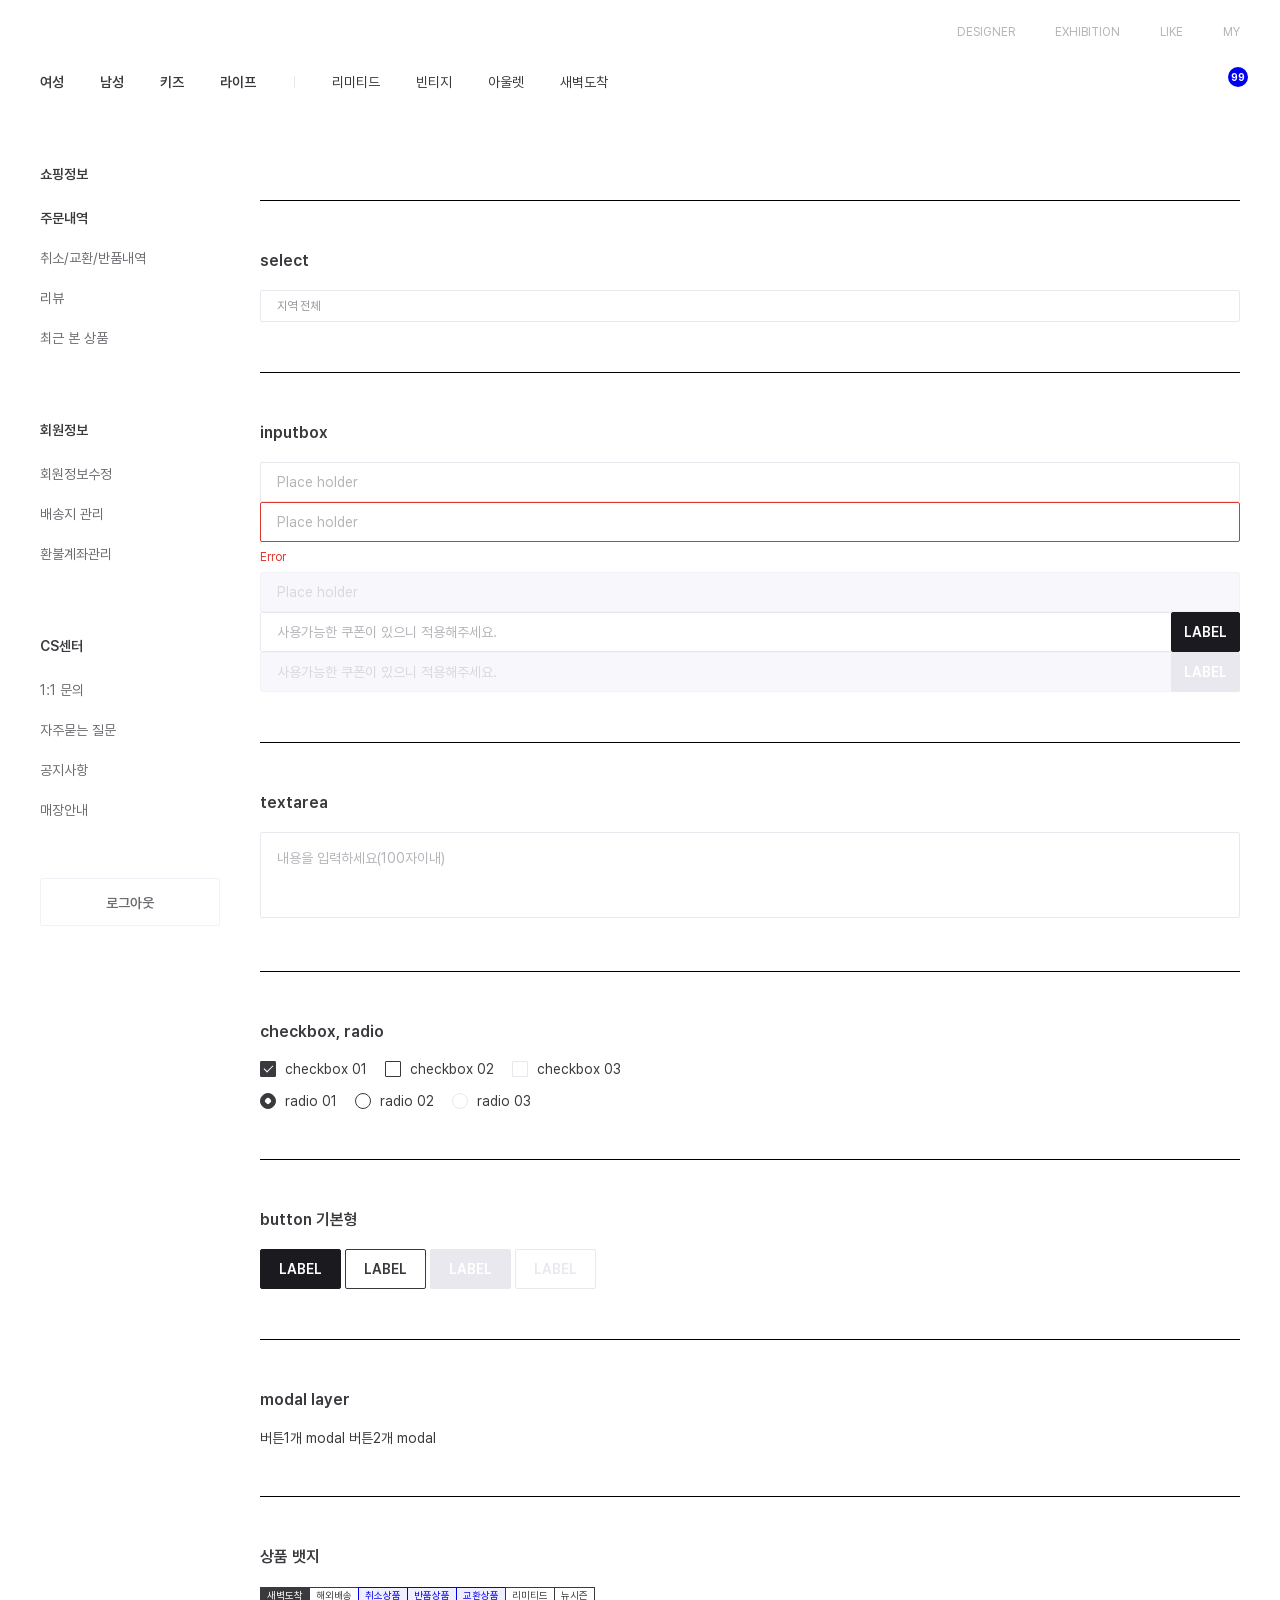
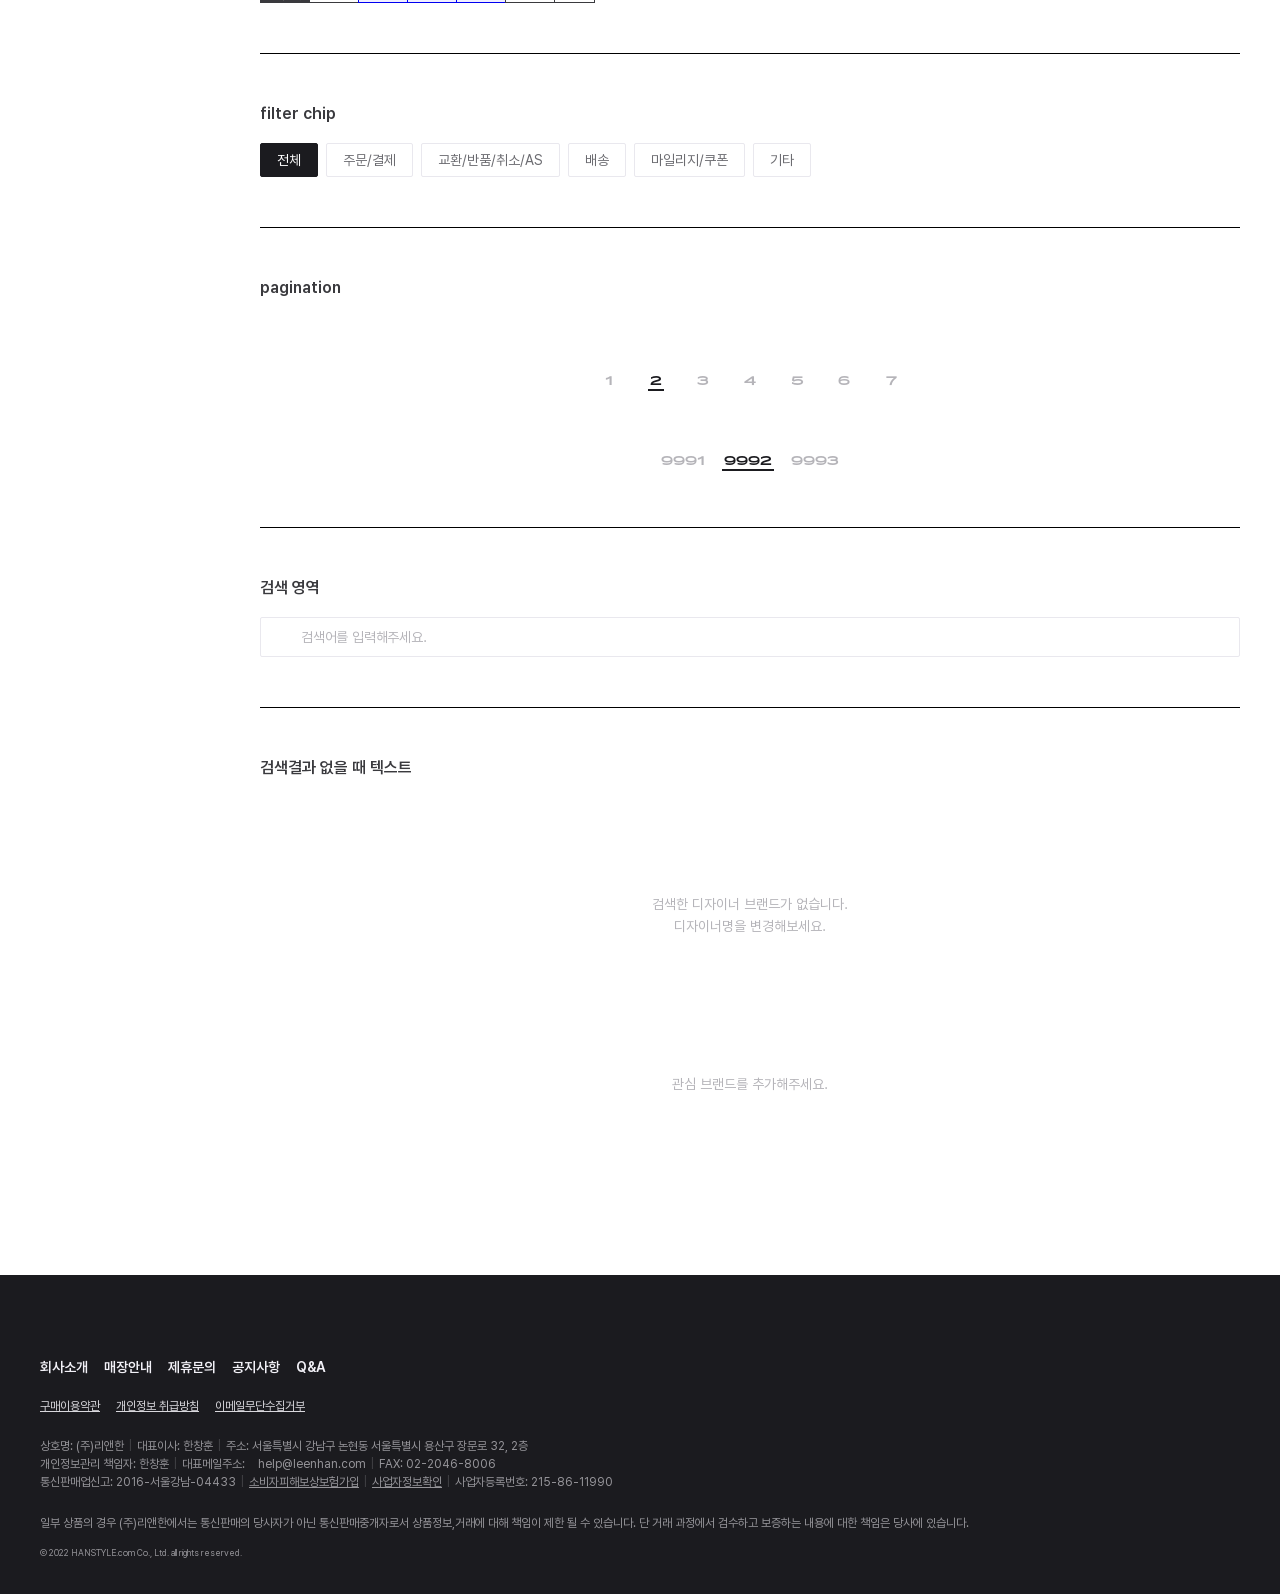
<file: next/layout/index.html>
<!DOCTYPE html>
<html lang="ko">
<head>
    <meta charset="utf-8" />
	<meta http-equiv="X-UA-Compatible" content="IE=Edge">
	<meta name="author" content="한스타일, 리앤한, HANSTYLE">
	<meta name="Title" content=" HANSTYLE.com, 한스타일 해외 브랜드 온라인 편집몰">
	<meta name="description" content="HANSTYLE.com, 한스타일 해외 브랜드 온라인 편집몰">
	<meta property="og:type" content="website">
	<meta property="og:title" content="HANSTYLE.com, 한스타일 해외 브랜드 온라인 편집몰">
	<meta property="og:image" content="https://img.ihanstyle.com/images/hsweb/common/kakaotalk_thum2.png">
	<meta property="og:url" content=" https://shop.ihanstyle.com">
	<meta property="og:description" content="럭셔리 해외 브랜드 온라인 편집몰">
	<meta property="og:locale" content="ko_KR">
	<meta property="og:site_name" content="한스타일 | HANSTYLE.com">
	<meta name="viewport" content="width=device-width,initial-scale=1.0,minimum-scale=1.0,maximum-scale=1.0,user-scalable=no">
	<link rel="shortcut icon" href="//img.ihanstyle.com/images/hsmob/hsmob_favicon.ico">
	<link rel="stylesheet" type="text/css" href="../css/scss/main.css?cVer=20221209">
	<style>
		h2.sample{padding:50px 0 20px; font-weight:600; font-size:16px; border-top:1px solid #000; margin-top:50px;}
		h2.sample02{padding:20px; font-weight:600; font-size:16px; border-bottom:1px solid #ddd}
	</style>
</head>

<div class="app-wrapper">
	<!-- 상단 공통 영역 -->
	<section include-html="../layout/header.html"></section>

	<section class="contents">
		<!-- 사이드바 -->
		<section include-html="../layout/snb.html"></section>
		
		<section class="content-area">
			<!-- 공통요소 모음 -->
			<h2 class="sample">select</h2>
			<div class="custom-select">
				<div class="selected">
					<div class="selected-value">지역 전체</div>
					<div class="arrow"></div>
				</div>
				
				<div class="sheet">
					<div class="lycontents">
						<div class="dim"></div>
						<div class="controls">
							<div class="draggable-area" style="">
							<div class="draggable-thumb"></div>
							</div>
						</div>
						<h4 class="btm-tit">정렬 선택</h4>
						<ul>
							<li class="option active">지역전체</li>
							<li class="option">부산광역시</li>
							<li class="option">서울특별시</li>
							<li class="option">대구광역시</li>
							<li class="option">충청남도 천안시</li>
						</ul>
					</div>
				</div>
			</div>

			<h2 class="sample">inputbox</h2>
			<input type="text" class="txt" placeholder="Place holder" />
			<input type="text" class="txt wrong" placeholder="Place holder" />
			<p class="error-msg">Error</p>
			<input type="text" class="txt" placeholder="Place holder" disabled/>
			<label class="btn-type"><input type="text" class="txt" placeholder="사용가능한 쿠폰이 있으니 적용해주세요." /><button class="btn">LABEL</button></label>
			<label class="btn-type"><input type="text" class="txt" placeholder="사용가능한 쿠폰이 있으니 적용해주세요." disabled/><button class="btn" disabled>LABEL</button></label>

			<h2 class="sample">textarea</h2>
			<textarea class="txt scroll-bk" placeholder="내용을 입력하세요(100자이내)"></textarea>

			<h2 class="sample">checkbox, radio</h2>
			<label class="inp">checkbox 01
				<input type="checkbox" checked="checked">
				<span class="checkmark"></span>
			</label>
			<label class="inp">checkbox 02
				<input type="checkbox" />
				<span class="checkmark"></span>
			</label>
			<label class="inp">checkbox 03
				<input type="checkbox" disabled />
				<span class="checkmark"></span>
			</label>
			<br /><br />
			<label class="inp">radio 01
				<input type="radio" checked="checked" name="radio">
				<span class="checkmark radio"></span>
			</label>
			<label class="inp">radio 02
				<input type="radio" name="radio">
				<span class="checkmark radio"></span>
			</label>
			<label class="inp">radio 03
				<input type="radio" name="radio" disabled>
				<span class="checkmark radio"></span>
			</label>

			<h2 class="sample">button 기본형</h2>
			<button type="button" class="btn">LABEL</button>
			<button type="button" class="btn btn-white">LABEL</button>
			<button type="button" class="btn" disabled>LABEL</button>
			<button type="button" class="btn btn-white" disabled>LABEL</button>

			<h2 class="sample">modal layer</h2>
			<button class="open-modal" href="#myModal1">버튼1개 modal</button>
			<div id="myModal1" class="modal-layer">
				<div class="modal-content">
					<h2>타이틀</h2>
					<button class="btn-close close-modal">닫기</button>
					<div class="modal-body">
						<p>Lorem ipsum dolor sit amet consectetur adipisicing elit. Provident est qui hic non quas eos et praesentium fuga recusandae doloremque adipisci perferendis temporibus totam reiciendis maiores aspernatur nulla, suscipit veritatis!</p>
					</div>
					<div class="modal-footer">
						<button type="button" class="btn close-modal">LABEL</button>
					</div>
				</div>
			</div>

			<button class="open-modal" href="#myModal2">버튼2개 modal</button>
			<div id="myModal2" class="modal-layer">
				<div class="modal-content">
					<h2>타이틀</h2>
					<button class="btn-close close-modal">닫기</button>
					<div class="modal-body">
						<p>Lorem ipsum dolor sit amet consectetur adipisicing elit. Provident est qui hic non quas eos et praesentium fuga recusandae doloremque adipisci perferendis temporibus totam reiciendis maiores aspernatur nulla, suscipit veritatis!</p>
					</div>
					<div class="modal-footer">
						<button type="button" class="btn btn-white">LABEL</button>
						<button type="button" class="btn close-modal">LABEL</button>
					</div>
				</div>
			</div>

			<h2 class="sample">상품 뱃지</h2>
			<span class="badge bk">새벽도착</span><span class="badge">해외배송</span><span class="badge blue">취소상품</span><span class="badge blue">반품상품</span><span class="badge blue">교환상품</span><span class="badge">리미티드</span><span class="badge">뉴시즌</span>

			<h2 class="sample">filter chip</h2>
			<ul class="filter-chip">
				<li class="active"><a href="javascript:;">전체</a></li>
				<li><a href="javascript:;">주문/결제</a></li>
				<li><a href="javascript:;">교환/반품/취소/AS</a></li>
				<li><a href="javascript:;">배송</a></li>
				<li><a href="javascript:;">마일리지/쿠폰</a></li>
				<li><a href="javascript:;">기타</a></li>
			</ul>

			<h2 class="sample">pagination</h2>
			<ul class="pagination">
				<li class="first"><a href="javascript:;">처음으로</a></li>
				<li class="prev"><a href="javascript:;">이전</a></li>
				<li><a href="javascript:;">1</a></li>
				<li class="active"><a href="javascript:;">2</a></li>
				<li><a href="javascript:;">3</a></li>
				<li><a href="javascript:;">4</a></li>
				<li><a href="javascript:;">5</a></li>
				<li><a href="javascript:;">6</a></li>
				<li><a href="javascript:;">7</a></li>
				<li class="next"><a href="javascript:;">다음</a></li>
				<li class="last"><a href="javascript:;">마지막</a></li>
			</ul>
			<ul class="pagination">
				<li class="first disable"><a href="javascript:;">처음으로</a></li>
				<li class="prev disable"><a href="javascript:;">이전</a></li>
				<li><a href="javascript:;">9991</a></li>
				<li class="active"><a href="javascript:;">9992</a></li>
				<li><a href="javascript:;">9993</a></li>
				<li class="next disable"><a href="javascript:;">다음</a></li>
				<li class="last disable"><a href="javascript:;">마지막</a></li>
			</ul>

			<h2 class="sample">검색 영역</h2>
			<!-- 검색 영역 -->
			<div class="search-input">
				<label for="SEARCHID">돋보기 아이콘</label>
				<input type="text" id="SEARCHID" class="ipt-srch" placeholder="검색어를 입력해주세요.">
				<button type="button" class="btn-del" onclick="">X</button>
			</div>

			<h2 class="sample">검색결과 없을 때 텍스트</h2>
			<!-- 검색결과 없을 때 노출 -->
			<div class="result-none">
				<p class="tx_msg">검색한 디자이너 브랜드가 없습니다.<br>디자이너명을 변경해보세요.</p>
			</div>
			<!-- 관심브랜드 없을 때 노출 -->
			<div class="result-none brand-none">
				<p class="tx_msg">관심 브랜드를 추가해주세요.</p>
			</div>
		</section>
	</section>

	<nav class="service-gnb-btm show">
		<ul>
			<li class="active"><a href="javascript:;" onclick="catego()" class="btm-cate">CATEGORY</a></li><!-- 페이지 활성화 시 active -->
			<li><a href="javascript:;" class="btm-designer">DESIGNER</a></li>
			<li><a href="javascript:;" class="btm-home">HOME</a></li>
			<li><a href="javascript:;" class="btm-like">LIKE</a></li>
			<li><a href="javascript:;" class="btm-my">MY</a></li>
		</ul>
	</nav>

	<!-- 하단 공통 영역 -->
	<section include-html="../layout/footer.html"></section>
</div>

<!-- 마크업 확인용 -->
<script type="text/javascript" src="../js/includeHTML.js"></script>
<script type="text/javascript" src="../js/common.js"></script>
<script>
	includeHTML();
</script>
</body>
</html>
</file>
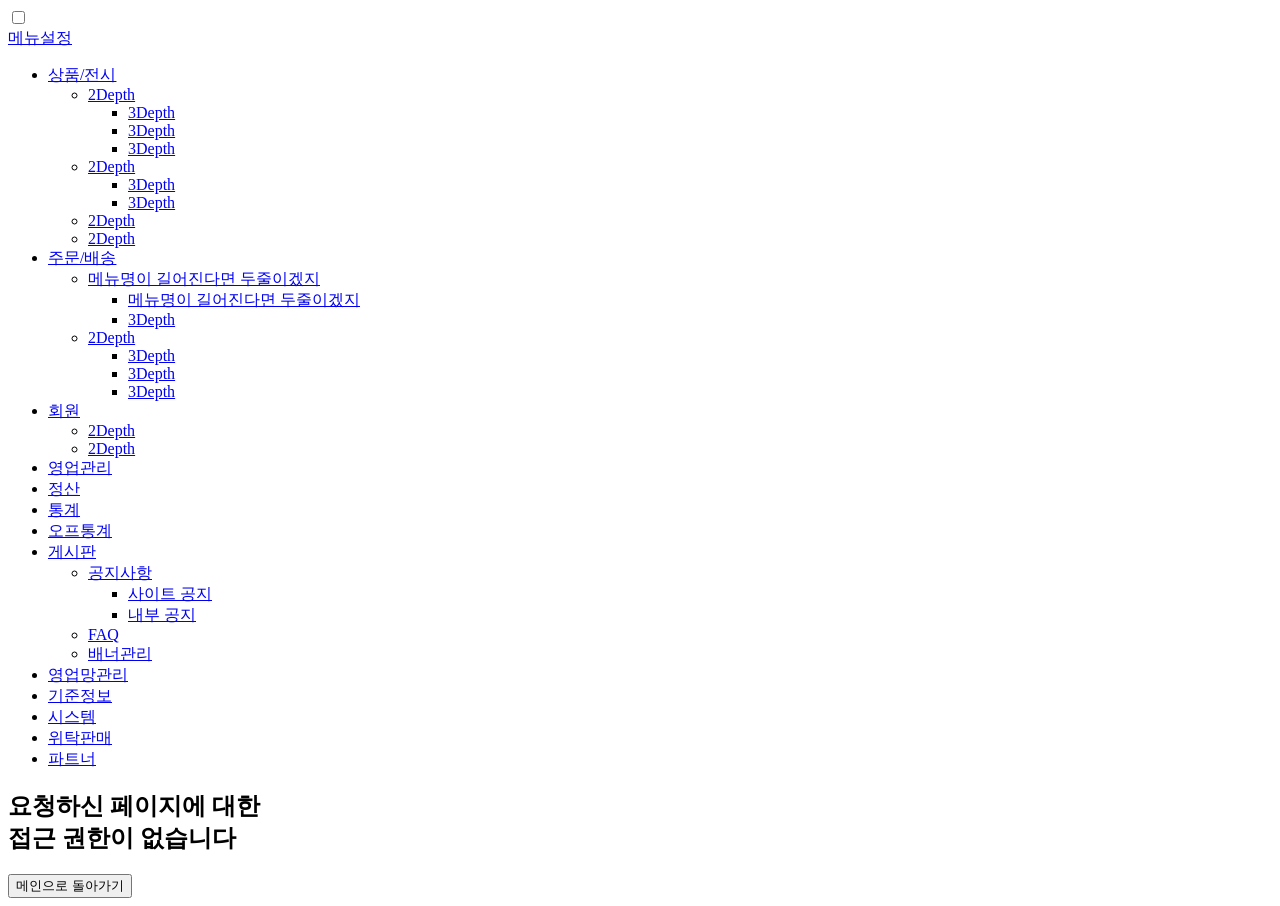
<file: admin/etc/error401.html>
<!DOCTYPE html>
<html lang="ko">
<head>
	<meta charset="utf-8" />
	<meta http-equiv="X-UA-Compatible" content="IE=Edge">
	<meta name="author" content="한스타일, 리앤한, HANSTYLE">
	<meta name="Title" content=" HANSTYLE.com, 한스타일 해외 브랜드 온라인 편집몰">
	<meta name="description" content="HANSTYLE.com, 한스타일 해외 브랜드 온라인 편집몰">
	<meta property="og:type" content="website">
	<meta property="og:title" content="HANSTYLE.com, 한스타일 해외 브랜드 온라인 편집몰">
	<meta property="og:image" content="https://d2zjlxn1rmjreq.cloudfront.net/assets/images/bi/256.png">
	<meta property="og:url" content=" https://shop.ihanstyle.com">
	<meta property="og:description" content="럭셔리 해외 브랜드 온라인 편집몰">
	<meta property="og:locale" content="ko_KR">
	<meta property="og:site_name" content="한스타일 | HANSTYLE.com">
	<meta name="viewport" content="width=device-width,initial-scale=1.0,minimum-scale=1.0,maximum-scale=1.0,user-scalable=no">
	<title>HANSTYLE Admin</title>
	<link rel="shortcut icon" href="https://nshop.ihanstyle.com/favicon.png">
	<link rel="stylesheet" type="text/css" href="https://d2zjlxn1rmjreq.cloudfront.net/assets/admin/css/style.css">
</head>
	

<div class="app-wrapper">
	<!-- 상단 공통 영역 -->
	<section include-html="../layout/header.html"></section>

	<section class="contents">
		<!-- gnb -->
		<input class="nav-check" type="checkbox" id="nav-check" /><label class="nav-icon" for="nav-check"><span class="nav-sticks"></span></label>
		<aside class="side-navigation">
			<a href="javascript:;" class="nav-setting">메뉴설정</a>
			<div class="lnb">
				<ul>
					<li>
						<a href="javascript:;">상품/전시</a>
						<ul>
							<li>
								<a href="javascript:;">2Depth</a>
								<ul>
									<li><a href="javascript:;">3Depth</a></li>
									<li><a href="javascript:;">3Depth</a></li>
									<li><a href="javascript:;">3Depth</a></li>
								</ul>
							</li>
							<li>
								<a href="javascript:;">2Depth</a>
								<ul>
									<li><a href="javascript:;">3Depth</a></li>
									<li><a href="javascript:;">3Depth</a></li>
								</ul>
							</li>
							<li><a href="javascript:;">2Depth</a></li>
							<li><a href="javascript:;">2Depth</a></li>
						</ul>
					</li>
					
					<li>
						<a href="javascript:;">주문/배송</a>
						<ul>
							<li>
								<a href="javascript:;">메뉴명이 길어진다면 두줄이겠지</a>
								<ul>
									<li><a href="javascript:;">메뉴명이 길어진다면 두줄이겠지</a></li>
									<li><a href="javascript:;">3Depth</a></li>
								</ul>
							</li>
							<li>
								<a href="javascript:;">2Depth</a>
								<ul>
									<li><a href="javascript:;">3Depth</a></li>
									<li><a href="javascript:;">3Depth</a></li>
									<li><a href="javascript:;">3Depth</a></li>
								</ul>
							</li>
						</ul>
					</li>
					
					<li>
						<a href="javascript:;">회원</a>
						<ul>
							<li><a href="javascript:;">2Depth</a></li>
							<li><a href="javascript:;">2Depth</a></li>
						</ul>
					</li>
					
					<li>
						<a href="javascript:;">영업관리</a>
					</li>

					<li>
						<a href="javascript:;">정산</a>
					</li>

					<li>
						<a href="javascript:;">통계</a>
					</li>

					<li>
						<a href="javascript:;">오프통계</a>
					</li>

					<li class="on">
						<a href="javascript:;">게시판</a>
						<ul>
							<li><a href="javascript:;">공지사항</a>
								<ul>
									<li><a href="javascript:;">사이트 공지</a></li>
									<li><a href="javascript:;">내부 공지</a></li>
								</ul>
							</li>
							<li><a href="javascript:;">FAQ</a></li>
							<li><a href="javascript:;">배너관리</a></li>
						</ul>
					</li>

					<li>
						<a href="javascript:;">영업망관리</a>
					</li>

					<li>
						<a href="javascript:;">기준정보</a>
					</li>

					<li>
						<a href="javascript:;">시스템</a>
					</li>

					<li>
						<a href="javascript:;">위탁판매</a>
					</li>

					<li>
						<a href="javascript:;">파트너</a>
					</li>
				</ul>
			</div>
		</aside>
		<!--// gnb -->

		<!-- content-->
		<section class="content-area">
			<section class="page-error">
				<h2>요청하신 페이지에 대한<br />접근 권한이 없습니다</h2>
				<div class="btn-area">
					<button type="button" class="btn">메인으로 돌아가기</button>
				</div>
			</section>
		</section>
		<!-- content-->
	</section>
</div>

<!-- 마크업 확인용 -->
<script type="text/javascript" src="https://d2zjlxn1rmjreq.cloudfront.net/assets/admin/js/jquery.min_3.6.0.js"></script>
<script type="text/javascript" src="https://d2zjlxn1rmjreq.cloudfront.net/assets/admin/js/includeHTML.js"></script>
<script type="text/javascript" src="https://d2zjlxn1rmjreq.cloudfront.net/assets/admin/js/common.js"></script>
<script>
	includeHTML();
</script>

</body>
</html>
</file>
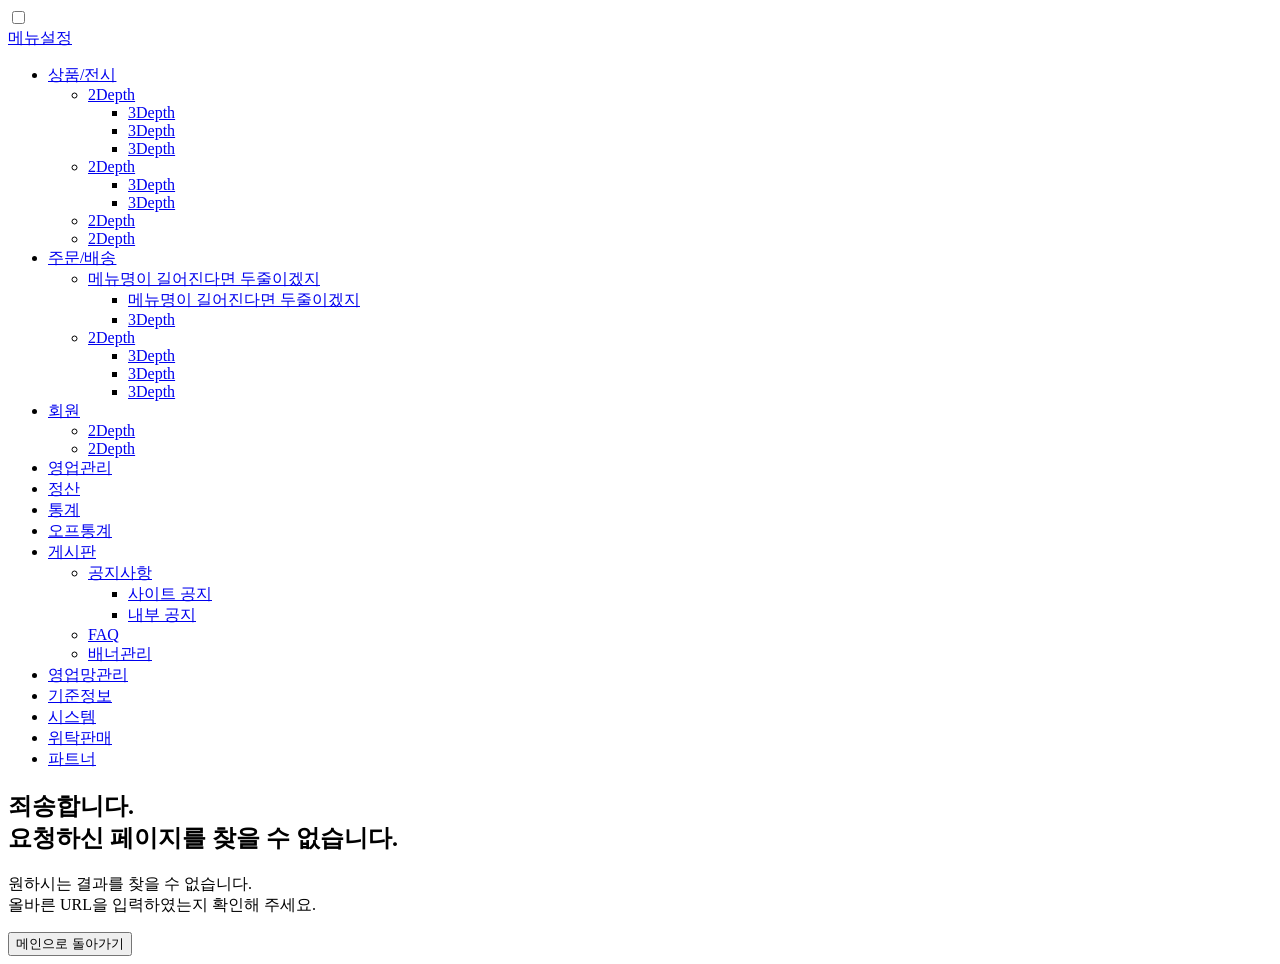
<file: admin/etc/error404.html>
<!DOCTYPE html>
<html lang="ko">
<head>
	<meta charset="utf-8" />
	<meta http-equiv="X-UA-Compatible" content="IE=Edge">
	<meta name="author" content="한스타일, 리앤한, HANSTYLE">
	<meta name="Title" content=" HANSTYLE.com, 한스타일 해외 브랜드 온라인 편집몰">
	<meta name="description" content="HANSTYLE.com, 한스타일 해외 브랜드 온라인 편집몰">
	<meta property="og:type" content="website">
	<meta property="og:title" content="HANSTYLE.com, 한스타일 해외 브랜드 온라인 편집몰">
	<meta property="og:image" content="https://d2zjlxn1rmjreq.cloudfront.net/assets/images/bi/256.png">
	<meta property="og:url" content=" https://shop.ihanstyle.com">
	<meta property="og:description" content="럭셔리 해외 브랜드 온라인 편집몰">
	<meta property="og:locale" content="ko_KR">
	<meta property="og:site_name" content="한스타일 | HANSTYLE.com">
	<meta name="viewport" content="width=device-width,initial-scale=1.0,minimum-scale=1.0,maximum-scale=1.0,user-scalable=no">
	<title>HANSTYLE Admin</title>
	<link rel="shortcut icon" href="https://nshop.ihanstyle.com/favicon.png">
	<link rel="stylesheet" type="text/css" href="https://d2zjlxn1rmjreq.cloudfront.net/assets/admin/css/style.css">
</head>
	

<div class="app-wrapper">
	<!-- 상단 공통 영역 -->
	<section include-html="../layout/header.html"></section>

	<section class="contents">
		<!-- gnb -->
		<input class="nav-check" type="checkbox" id="nav-check" /><label class="nav-icon" for="nav-check"><span class="nav-sticks"></span></label>
		<aside class="side-navigation">
			<a href="javascript:;" class="nav-setting">메뉴설정</a>
			<div class="lnb">
				<ul>
					<li>
						<a href="javascript:;">상품/전시</a>
						<ul>
							<li>
								<a href="javascript:;">2Depth</a>
								<ul>
									<li><a href="javascript:;">3Depth</a></li>
									<li><a href="javascript:;">3Depth</a></li>
									<li><a href="javascript:;">3Depth</a></li>
								</ul>
							</li>
							<li>
								<a href="javascript:;">2Depth</a>
								<ul>
									<li><a href="javascript:;">3Depth</a></li>
									<li><a href="javascript:;">3Depth</a></li>
								</ul>
							</li>
							<li><a href="javascript:;">2Depth</a></li>
							<li><a href="javascript:;">2Depth</a></li>
						</ul>
					</li>
					
					<li>
						<a href="javascript:;">주문/배송</a>
						<ul>
							<li>
								<a href="javascript:;">메뉴명이 길어진다면 두줄이겠지</a>
								<ul>
									<li><a href="javascript:;">메뉴명이 길어진다면 두줄이겠지</a></li>
									<li><a href="javascript:;">3Depth</a></li>
								</ul>
							</li>
							<li>
								<a href="javascript:;">2Depth</a>
								<ul>
									<li><a href="javascript:;">3Depth</a></li>
									<li><a href="javascript:;">3Depth</a></li>
									<li><a href="javascript:;">3Depth</a></li>
								</ul>
							</li>
						</ul>
					</li>
					
					<li>
						<a href="javascript:;">회원</a>
						<ul>
							<li><a href="javascript:;">2Depth</a></li>
							<li><a href="javascript:;">2Depth</a></li>
						</ul>
					</li>
					
					<li>
						<a href="javascript:;">영업관리</a>
					</li>

					<li>
						<a href="javascript:;">정산</a>
					</li>

					<li>
						<a href="javascript:;">통계</a>
					</li>

					<li>
						<a href="javascript:;">오프통계</a>
					</li>

					<li class="on">
						<a href="javascript:;">게시판</a>
						<ul>
							<li><a href="javascript:;">공지사항</a>
								<ul>
									<li><a href="javascript:;">사이트 공지</a></li>
									<li><a href="javascript:;">내부 공지</a></li>
								</ul>
							</li>
							<li><a href="javascript:;">FAQ</a></li>
							<li><a href="javascript:;">배너관리</a></li>
						</ul>
					</li>

					<li>
						<a href="javascript:;">영업망관리</a>
					</li>

					<li>
						<a href="javascript:;">기준정보</a>
					</li>

					<li>
						<a href="javascript:;">시스템</a>
					</li>

					<li>
						<a href="javascript:;">위탁판매</a>
					</li>

					<li>
						<a href="javascript:;">파트너</a>
					</li>
				</ul>
			</div>
		</aside>
		<!--// gnb -->

		<!-- content-->
		<section class="content-area">
			<section class="page-error">
				<h2>죄송합니다.<br />요청하신 페이지를 찾을 수 없습니다.</h2>
				<p class="error-txt">원하시는 결과를 찾을 수 없습니다.<br>올바른 URL을 입력하였는지 확인해 주세요.</p>
				<div class="btn-area">
					<button type="button" class="btn">메인으로 돌아가기</button>
				</div>
			</section>
		</section>
		<!-- content-->
	</section>
</div>

<!-- 마크업 확인용 -->
<script type="text/javascript" src="https://d2zjlxn1rmjreq.cloudfront.net/assets/admin/js/jquery.min_3.6.0.js"></script>
<script type="text/javascript" src="https://d2zjlxn1rmjreq.cloudfront.net/assets/admin/js/includeHTML.js"></script>
<script type="text/javascript" src="https://d2zjlxn1rmjreq.cloudfront.net/assets/admin/js/common.js"></script>
<script>
	includeHTML();
</script>

</body>
</html>
</file>
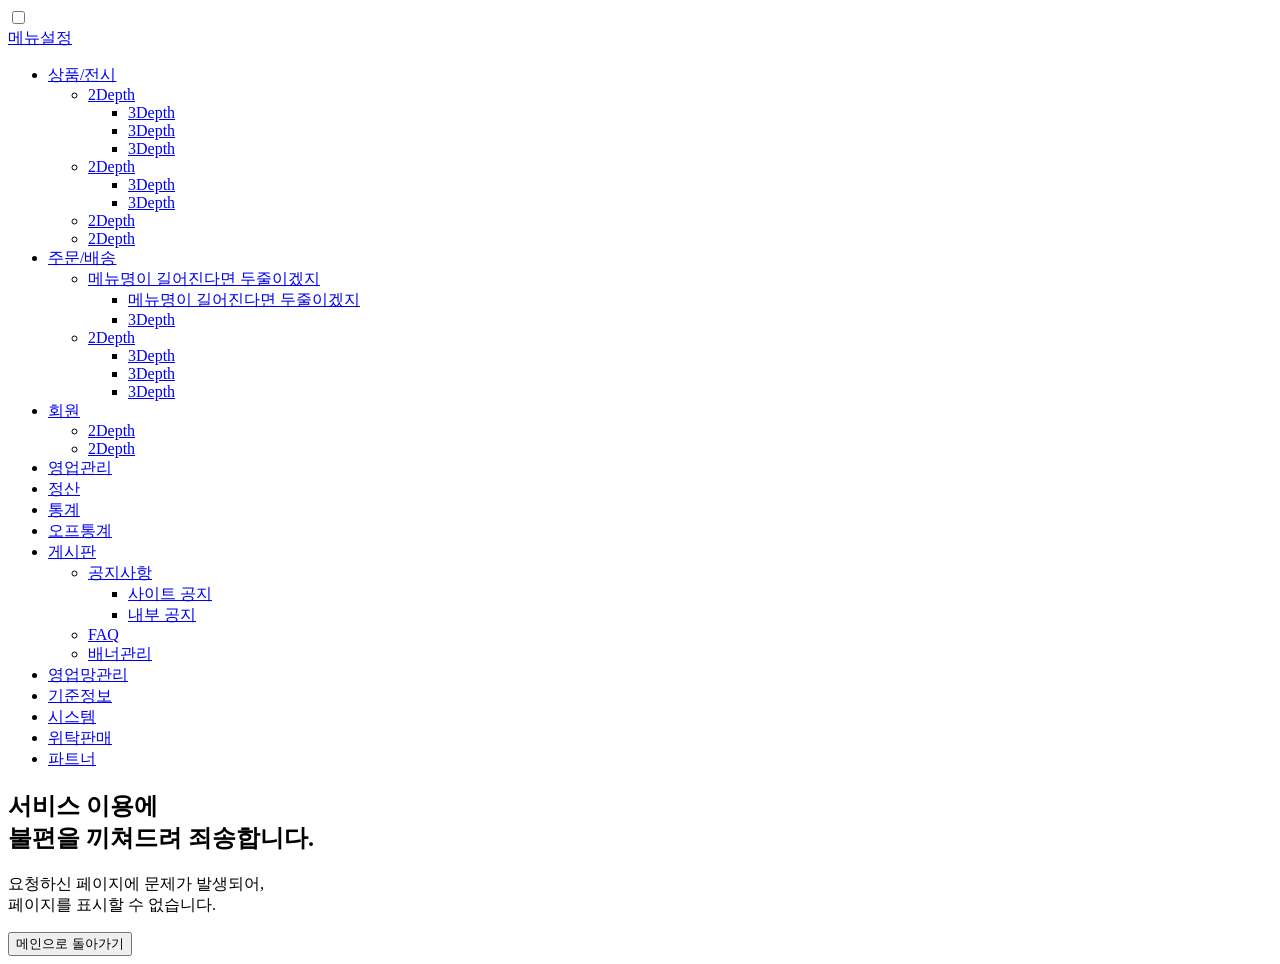
<file: admin/etc/error500.html>
<!DOCTYPE html>
<html lang="ko">
<head>
	<meta charset="utf-8" />
	<meta http-equiv="X-UA-Compatible" content="IE=Edge">
	<meta name="author" content="한스타일, 리앤한, HANSTYLE">
	<meta name="Title" content=" HANSTYLE.com, 한스타일 해외 브랜드 온라인 편집몰">
	<meta name="description" content="HANSTYLE.com, 한스타일 해외 브랜드 온라인 편집몰">
	<meta property="og:type" content="website">
	<meta property="og:title" content="HANSTYLE.com, 한스타일 해외 브랜드 온라인 편집몰">
	<meta property="og:image" content="https://d2zjlxn1rmjreq.cloudfront.net/assets/images/bi/256.png">
	<meta property="og:url" content=" https://shop.ihanstyle.com">
	<meta property="og:description" content="럭셔리 해외 브랜드 온라인 편집몰">
	<meta property="og:locale" content="ko_KR">
	<meta property="og:site_name" content="한스타일 | HANSTYLE.com">
	<meta name="viewport" content="width=device-width,initial-scale=1.0,minimum-scale=1.0,maximum-scale=1.0,user-scalable=no">
	<title>HANSTYLE Admin</title>
	<link rel="shortcut icon" href="https://nshop.ihanstyle.com/favicon.png">
	<link rel="stylesheet" type="text/css" href="https://d2zjlxn1rmjreq.cloudfront.net/assets/admin/css/style.css">
</head>
	

<div class="app-wrapper">
	<!-- 상단 공통 영역 -->
	<section include-html="../layout/header.html"></section>

	<section class="contents">
		<!-- gnb -->
		<input class="nav-check" type="checkbox" id="nav-check" /><label class="nav-icon" for="nav-check"><span class="nav-sticks"></span></label>
		<aside class="side-navigation">
			<a href="javascript:;" class="nav-setting">메뉴설정</a>
			<div class="lnb">
				<ul>
					<li>
						<a href="javascript:;">상품/전시</a>
						<ul>
							<li>
								<a href="javascript:;">2Depth</a>
								<ul>
									<li><a href="javascript:;">3Depth</a></li>
									<li><a href="javascript:;">3Depth</a></li>
									<li><a href="javascript:;">3Depth</a></li>
								</ul>
							</li>
							<li>
								<a href="javascript:;">2Depth</a>
								<ul>
									<li><a href="javascript:;">3Depth</a></li>
									<li><a href="javascript:;">3Depth</a></li>
								</ul>
							</li>
							<li><a href="javascript:;">2Depth</a></li>
							<li><a href="javascript:;">2Depth</a></li>
						</ul>
					</li>
					
					<li>
						<a href="javascript:;">주문/배송</a>
						<ul>
							<li>
								<a href="javascript:;">메뉴명이 길어진다면 두줄이겠지</a>
								<ul>
									<li><a href="javascript:;">메뉴명이 길어진다면 두줄이겠지</a></li>
									<li><a href="javascript:;">3Depth</a></li>
								</ul>
							</li>
							<li>
								<a href="javascript:;">2Depth</a>
								<ul>
									<li><a href="javascript:;">3Depth</a></li>
									<li><a href="javascript:;">3Depth</a></li>
									<li><a href="javascript:;">3Depth</a></li>
								</ul>
							</li>
						</ul>
					</li>
					
					<li>
						<a href="javascript:;">회원</a>
						<ul>
							<li><a href="javascript:;">2Depth</a></li>
							<li><a href="javascript:;">2Depth</a></li>
						</ul>
					</li>
					
					<li>
						<a href="javascript:;">영업관리</a>
					</li>

					<li>
						<a href="javascript:;">정산</a>
					</li>

					<li>
						<a href="javascript:;">통계</a>
					</li>

					<li>
						<a href="javascript:;">오프통계</a>
					</li>

					<li class="on">
						<a href="javascript:;">게시판</a>
						<ul>
							<li><a href="javascript:;">공지사항</a>
								<ul>
									<li><a href="javascript:;">사이트 공지</a></li>
									<li><a href="javascript:;">내부 공지</a></li>
								</ul>
							</li>
							<li><a href="javascript:;">FAQ</a></li>
							<li><a href="javascript:;">배너관리</a></li>
						</ul>
					</li>

					<li>
						<a href="javascript:;">영업망관리</a>
					</li>

					<li>
						<a href="javascript:;">기준정보</a>
					</li>

					<li>
						<a href="javascript:;">시스템</a>
					</li>

					<li>
						<a href="javascript:;">위탁판매</a>
					</li>

					<li>
						<a href="javascript:;">파트너</a>
					</li>
				</ul>
			</div>
		</aside>
		<!--// gnb -->

		<!-- content-->
		<section class="content-area">
			<section class="page-error">
				<h2>서비스 이용에<br />불편을 끼쳐드려 죄송합니다.</h2>
				<p class="error-txt">요청하신 페이지에 문제가 발생되어,<br>페이지를 표시할 수 없습니다.</p>
				<div class="btn-area">
					<button type="button" class="btn">메인으로 돌아가기</button>
				</div>
			</section>
		</section>
		<!-- content-->
	</section>
</div>

<!-- 마크업 확인용 -->
<script type="text/javascript" src="https://d2zjlxn1rmjreq.cloudfront.net/assets/admin/js/jquery.min_3.6.0.js"></script>
<script type="text/javascript" src="https://d2zjlxn1rmjreq.cloudfront.net/assets/admin/js/includeHTML.js"></script>
<script type="text/javascript" src="https://d2zjlxn1rmjreq.cloudfront.net/assets/admin/js/common.js"></script>
<script>
	includeHTML();
</script>

</body>
</html>
</file>
<file: next/css/scss/main.css>
@charset "UTF-8";
@media screen and (max-width: 340px) {
  html {
    font-size: 14px;
  }
}
* {
  margin: 0;
  padding: 0;
  font: inherit;
  color: inherit;
}

*, :after, :before {
  box-sizing: border-box;
}

:root {
  -webkit-tap-highlight-color: unset;
  -webkit-text-size-adjust: 100%;
  text-size-adjust: 100%;
  cursor: default;
  overflow-wrap: break-word;
  word-break: break-word;
}

body {
  font-family: "Pretendard", sans-serif;
  font-weight: 400;
  font-size: 14px;
  color: #3A3A3E;
}

img, picture, video, canvas, svg {
  display: block;
  max-width: 100%;
}

select::-ms-expand {
  display: none;
}

button {
  cursor: pointer;
}

button, input {
  vertical-align: middle;
  box-sizing: border-box;
  border: 0;
  -webkit-appearance: none;
  -webkit-border-radius: 0;
  background: none;
}

a {
  text-decoration: none;
  color: #3A3A3E;
}

table {
  border-collapse: collapse;
  border-spacing: 0;
}

li, ol {
  list-style: none;
}

input {
  -webkit-appearance: none;
  -moz-appearance: none;
  appearance: none;
  margin: 0;
}

input:focus {
  outline: none;
}

input::-ms-clear {
  display: none;
}

input[type=number]::-webkit-inner-spin-button,
input[type=number]::-webkit-outer-spin-button {
  -webkit-appearance: none;
  -moz-appearance: none;
  appearance: none;
  margin: 0;
}

select {
  -webkit-appearance: none;
  -moz-appearance: none;
  appearance: none;
}

select::-ms-expand {
  display: none;
}

input[type=number]::-webkit-outer-spin-button,
input[type=number]::-webkit-inner-spin-button {
  -webkit-appearance: none;
  margin: 0;
}

input[type=number] {
  -moz-appearance: textfield;
}

::selection {
  color: #3A3A3E;
  background: #efefef;
}

textarea {
  resize: none;
}
textarea:focus {
  outline: none;
}

.app-wrapper {
  min-width: 280px;
}
@media (min-width: 768px) and (max-width: 1280px) {
  .app-wrapper {
    min-width: 100%;
  }
}
@media (min-width: 1280px) {
  .app-wrapper {
    min-width: 1280px;
  }
}

.contents {
  width: 100%;
  padding: 40px;
}
@media (max-width: 767px) {
  .contents {
    padding: 3.5rem 0 0;
  }
}
@media (min-width: 768px) and (max-width: 1280px) {
  .contents {
    display: flex;
  }
}
@media (min-width: 1280px) {
  .contents {
    display: flex;
    width: 1280px;
    margin: 0 auto;
  }
}

.content-area {
  flex-grow: 1;
  padding-bottom: 100px;
  width: 100%;
  max-width: 1200px;
}
.content-area h3 {
  font-size: 24px;
  font-weight: 600;
  line-height: 40px;
  margin-bottom: 40px;
}
.content-area h3 + .filter-chip {
  margin: -16px 0 24px;
}
@media (max-width: 767px) {
  .content-area {
    font-size: 1rem;
    padding: 0 0 2.125rem;
  }
  .content-area h3 {
    display: none;
  }
  .content-area h3 + .filter-chip {
    margin: 1rem 1.25rem;
  }
}

.page-header {
  position: relative;
  padding: 0;
  height: 110px;
  font-size: 20px;
  background: #ffffff;
  width: 100%;
}
.page-header .top-menu {
  display: flex;
  justify-content: space-between;
  align-items: center;
  width: 1280px;
  padding: 0 40px;
  margin: 0 auto 8px;
}
.page-header .top-menu h1 {
  margin-top: 24px;
}
.page-header .top-menu h1 a {
  width: 273px;
  height: 26px;
  background: url("https://d2zjlxn1rmjreq.cloudfront.net/assets/images/common/bi.svg");
  background-size: 100%;
  display: block;
  text-indent: -9999em;
  font-size: 0;
  line-height: 0;
}
.page-header .top-menu .util {
  display: flex;
  margin-top: 14px;
}
.page-header .top-menu .util li {
  font-size: 12px;
  line-height: 26px;
}
.page-header .top-menu .util li a {
  padding: 0 20px;
  color: #B5B4B9;
}
.page-header .top-menu .util li:last-child a {
  padding-right: 0;
}
.page-header .service-gnb {
  display: flex;
  justify-content: space-between;
  width: 1280px;
  padding: 0 40px;
  margin: 0 auto;
}
.page-header .gnb {
  display: flex;
  padding: 10px 0;
}
.page-header .gnb li:hover > a {
  color: #0000F0;
}
.page-header .gnb li:hover .snb-menu {
  display: block;
  display: flex;
}
.page-header .gnb li a {
  position: relative;
  height: 50px;
  font-size: 14px;
  font-weight: 600;
  padding: 0 20px;
  line-height: 28px;
  display: block;
  color: #3A3A3E;
}
.page-header .gnb li .snb-menu {
  display: none;
  position: absolute;
  left: 0;
  top: 110px;
  width: 100%;
  min-height: 358px;
  background: #ffffff;
  padding: 24px 0px 40px;
  z-index: 100;
}
.page-header .gnb li .snb-menu::before {
  content: "";
  position: absolute;
  top: 0;
  left: 0;
  right: 0;
  border-top: 1px solid #F2F1F7;
}
.page-header .gnb li .snb-menu .sub-area {
  width: 1280px;
  margin: 0 auto;
  padding: 0 40px;
  display: flex;
}
.page-header .gnb li .snb-menu ul li {
  width: 134px;
  margin: 0;
  padding-right: 32px;
}
.page-header .gnb li .snb-menu ul li + li {
  margin-top: 6px;
}
.page-header .gnb li .snb-menu ul li a {
  font-weight: 400;
  height: auto;
  padding: 4px 0;
  color: #6C6C71;
  font-size: 13px;
  line-height: 16px;
  letter-spacing: 0.3px;
}
.page-header .gnb li .snb-menu ul li a strong {
  display: block;
  margin: -4px 0 -10px;
  font-weight: 600;
  padding-bottom: 16px;
  font-size: 16px;
  line-height: 22px;
  letter-spacing: -0.4px;
  color: #3A3A3E;
}
.page-header .gnb li .snb-menu ul li a:hover {
  color: #0000F0;
}
.page-header .gnb li .snb-menu ul.two-line {
  width: 268px;
  display: flex;
  flex-wrap: wrap;
  align-content: flex-start;
}
.page-header .gnb li .snb-menu ul.two-line li {
  flex: 1 1 40%;
}
.page-header .gnb li .snb-menu ul.two-line li:first-child {
  flex: 1 1 80%;
}
.page-header .gnb li .snb-menu ul.two-line li.basis100 {
  flex-basis: 100%;
}
.page-header .gnb li .snb-menu li:nth-last-child(4) a::after {
  background: none;
}
.page-header .gnb li.on .snb-menu {
  display: block;
  display: flex;
}
.page-header .gnb li:first-child a {
  padding-left: 0;
}
.page-header .gnb li:nth-last-child(-n+4) a {
  font-weight: 400;
}
.page-header .gnb li:nth-last-child(-n+4) a:hover {
  color: #0000F0;
}
.page-header .gnb li:nth-last-child(4) {
  margin: 0 0 0 40px;
}
.page-header .gnb li:nth-last-child(4) a::after {
  content: "";
  height: 12px;
  position: absolute;
  left: -20px;
  top: 8px;
  width: 1px;
  background: #E9E8EE;
}
@media (min-width: 768px) and (max-width: 1280px) {
  .page-header .gnb li a {
    padding: 0 18px;
  }
}
@media (min-width: 768px) and (max-width: 1280px) {
  .page-header {
    width: 100%;
  }
}
@media (max-width: 767px) {
  .page-header {
    height: 3.5rem;
    font-size: 1.25rem;
    padding: 0.5rem 1.125rem;
    position: fixed;
    left: 0;
    top: 0;
    width: 100%;
    background: #ffffff;
    z-index: 10;
    display: flex;
    justify-content: space-between;
    align-items: center;
  }
  .page-header .top-menu {
    margin: 0;
    padding: 0;
    width: 100%;
  }
  .page-header .top-menu .util {
    display: none;
  }
  .page-header .top-menu h1 {
    padding: 0.6875rem 0;
    margin-top: 0;
  }
  .page-header .top-menu h1 a {
    width: 11.8125rem;
    height: 1.125rem;
  }
  .page-header .service-gnb {
    padding: 0;
    width: auto;
  }
  .page-header .gnb, .page-header .snb-menu {
    display: none;
  }
}

.side-menu {
  display: flex;
  padding: 14px 0;
}
.side-menu li {
  margin-left: 20px;
}
.side-menu li a {
  width: 24px;
  height: 24px;
  display: block;
  text-indent: -9999em;
  position: relative;
}
.side-menu li a.search {
  background: url("https://d2zjlxn1rmjreq.cloudfront.net/assets/images/common/ico-search.svg");
  background-size: 100%;
}
.side-menu li a.cart {
  background: url("https://d2zjlxn1rmjreq.cloudfront.net/assets/images/common/ico-cart.svg");
  background-size: 100%;
}
.side-menu li a.noti {
  background: url("https://d2zjlxn1rmjreq.cloudfront.net/assets/images/common/ico-noti.svg");
  background-size: 100%;
}
.side-menu li a.home {
  background: url("https://d2zjlxn1rmjreq.cloudfront.net/assets/images/first/next-home.svg");
  background-size: 100%;
}
.side-menu li a em {
  position: absolute;
  right: -8px;
  top: -5px;
  width: 20px;
  height: 20px;
  line-height: 20px;
  text-align: center;
  color: #ffffff;
  font-size: 10px;
  font-weight: 700;
  background: #0000F0;
  border-radius: 50%;
  text-indent: 0;
}
@media (max-width: 767px) {
  .side-menu li a {
    width: 1.5rem;
    height: 1.5rem;
  }
  .side-menu li a em {
    right: -0.5625rem;
    top: -0.3125rem;
    width: 1.25rem;
    height: 1.25rem;
    line-height: 1.25rem;
    font-size: 0.625rem;
  }
}

@media (min-width: 768px) and (max-width: 1280px) {
  .page-header .top-menu, .page-header .service-gnb {
    width: 100%;
  }
}
.header-sub {
  display: none;
}

@media (max-width: 767px) {
  .header-sub {
    display: block;
    height: 3.5rem;
    font-size: 1.25rem;
    padding: 7px 20px;
    position: fixed;
    left: 0;
    top: 0;
    width: 100%;
    background: #ffffff;
    z-index: 10;
    display: flex;
    justify-content: space-between;
    align-items: center;
  }
  .header-sub h2 {
    font-size: 1.25rem;
    font-family: "messapia";
    line-height: 2.5rem;
    color: #3A3A3E;
    display: flex;
    align-items: center;
  }
  .header-sub h2.sub {
    position: relative;
    font-family: "Pretendard", sans-serif;
    font-weight: 600;
    font-size: 1.25rem;
    width: 100%;
  }
  .header-sub h2.sub .dpt {
    padding-left: 1.875rem;
    position: relative;
  }
  .header-sub h2.sub .dpt::after {
    content: "";
    position: absolute;
    left: 0.9375rem;
    top: 0.59375rem;
    width: 0.125rem;
    height: 1.25rem;
    background: #3A3A3E;
  }
  .header-sub h2 .num {
    font-size: 0.75rem;
    color: #B5B4B9;
    font-weight: 400;
    padding-left: 0.5rem;
  }
  .header-sub h2 strong {
    max-width: 9.375rem;
    overflow: hidden;
    white-space: nowrap;
    text-overflow: ellipsis;
    -o-text-overflow: ellipsis;
    -ms-text-overflow: ellipsis;
    -moz-text-overflow: ellipsis;
  }
  .header-sub .btn-back {
    width: 2.125rem;
    height: 1.5rem;
    text-indent: -9999em;
    position: relative;
  }
  .header-sub .btn-back::after {
    content: "";
    position: absolute;
    left: 0;
    top: 0;
    width: 1.5rem;
    height: 1.5rem;
    background: url("https://d2zjlxn1rmjreq.cloudfront.net/assets/images/common/ico-header-back.svg");
    background-size: 100%;
  }
  .header-sub .btn-delet {
    display: none;
    position: absolute;
    right: 12px;
    top: 12px;
    background: url("https://d2zjlxn1rmjreq.cloudfront.net/assets/images/common/ico-search-del.svg");
    background-size: 100%;
    width: 15px;
    height: 15px;
    text-indent: -9999em;
    font-size: 0;
    line-height: 0;
  }
}
.mw-category {
  display: none;
}
.mw-category.on {
  display: block;
}
@media (max-width: 767px) {
  .mw-category {
    padding-top: 3.5rem;
    z-index: 11;
    position: fixed;
    left: 0;
    top: 0;
    width: 100%;
    height: 100%;
    overflow: auto;
    background: #ffffff;
  }
}

.service-gnb-btm {
  display: none;
  transition: bottom 0.2s;
}

@media (max-width: 767px) {
  .service-gnb-btm {
    width: 100%;
    display: block;
    position: fixed;
    left: 0;
    bottom: -3.75rem;
    z-index: 12;
    background: #ffffff;
    border-top: 1px solid #F3F0F5;
  }
  .service-gnb-btm ul {
    width: 100%;
    display: flex;
  }
  .service-gnb-btm li {
    font-family: "messapia";
    text-align: center;
    width: 100%;
  }
  .service-gnb-btm li a {
    display: block;
    height: 3.5rem;
    padding-top: 2.4375rem;
    font-size: 0.5rem;
    position: relative;
    color: #D9D8DD;
    text-transform: uppercase;
  }
  .service-gnb-btm li a::after {
    content: "";
    width: 1.5rem;
    height: 1.5rem;
    position: absolute;
    left: 50%;
    top: 0.5rem;
    background: url("https://d2zjlxn1rmjreq.cloudfront.net/assets/images/common/ico-category.svg");
    background-size: 100%;
    transform: translateX(-50%);
  }
  .service-gnb-btm li a.btm-designer::after {
    background: url("https://d2zjlxn1rmjreq.cloudfront.net/assets/images/common/ico-designer.svg");
    background-size: 100%;
  }
  .service-gnb-btm li a.btm-home::after {
    background: url("https://d2zjlxn1rmjreq.cloudfront.net/assets/images/common/ico-home.svg");
    background-size: 100%;
  }
  .service-gnb-btm li a.btm-like::after {
    background: url("https://d2zjlxn1rmjreq.cloudfront.net/assets/images/common/ico-like.svg");
    background-size: 100%;
  }
  .service-gnb-btm li a.btm-my::after {
    background: url("https://d2zjlxn1rmjreq.cloudfront.net/assets/images/common/ico-my.svg");
    background-size: 100%;
  }
  .service-gnb-btm li.active a {
    color: #3A3A3E;
  }
  .service-gnb-btm li.active a.btm-cate::after {
    background: url("https://d2zjlxn1rmjreq.cloudfront.net/assets/images/common/ico-category-active.svg");
    background-size: 100%;
  }
  .service-gnb-btm li.active a.btm-designer::after {
    background: url("https://d2zjlxn1rmjreq.cloudfront.net/assets/images/common/ico-designer-active.svg");
    background-size: 100%;
  }
  .service-gnb-btm li.active a.btm-home::after {
    background: url("https://d2zjlxn1rmjreq.cloudfront.net/assets/images/common/ico-home-active.svg");
    background-size: 100%;
  }
  .service-gnb-btm li.active a.btm-like::after {
    background: url("https://d2zjlxn1rmjreq.cloudfront.net/assets/images/common/ico-like-active.svg");
    background-size: 100%;
  }
  .service-gnb-btm li.active a.btm-my::after {
    background: url("https://d2zjlxn1rmjreq.cloudfront.net/assets/images/common/ico-my-active.svg");
    background-size: 100%;
  }
  .service-gnb-btm.show {
    bottom: 0;
  }
}
.side-navigation {
  width: 180px;
  margin-right: 40px;
}
.side-navigation h4 {
  font-size: 14px;
  color: #3A3A3E;
  line-height: 48px;
  font-weight: 600;
}
.side-navigation .snb {
  margin-bottom: 48px;
}
.side-navigation .snb li a {
  font-weight: 400;
  font-size: 14px;
  line-height: 40px;
  color: #6C6C71;
}
.side-navigation .snb li a:hover, .side-navigation .snb li a.on {
  color: #3A3A3E;
  font-weight: 600;
}
@media (max-width: 767px) {
  .side-navigation {
    display: none;
  }
}
@media (min-width: 768px) and (max-width: 1280px) {
  .side-navigation {
    flex-shrink: 0;
  }
}

.side-logout a {
  display: block;
  text-align: center;
  line-height: 48px;
  height: 48px;
  border: 1px solid #F2F1F7;
  border-radius: 2px;
  color: #6C6C71;
  font-size: 14px;
  font-weight: 600;
}

.page-footer {
  padding: 36px 0px;
  background: #1B1B1F;
  color: #ffffff;
}
.page-footer .footer-area {
  width: 1280px;
  margin: 0 auto;
  padding: 0 40px;
}
.page-footer a {
  color: #ffffff;
}
.page-footer .sns-box {
  display: flex;
}
.page-footer .sns-box a {
  width: 24px;
  height: 24px;
  display: block;
  text-indent: -9999em;
  font-size: 0;
  line-height: 0;
  margin-right: 24px;
}
.page-footer .sns-box a:nth-child(1) {
  background: url("https://d2zjlxn1rmjreq.cloudfront.net/assets/images/common/sns-kakao.svg");
  background-size: 100%;
}
.page-footer .sns-box a:nth-child(2) {
  background: url("https://d2zjlxn1rmjreq.cloudfront.net/assets/images/common/sns-instar.svg");
  background-size: 100%;
}
.page-footer .sns-box a:nth-child(3) {
  background: url("https://d2zjlxn1rmjreq.cloudfront.net/assets/images/common/sns-naver.svg");
  background-size: 100%;
}
.page-footer .term-list {
  padding: 24px 0;
  display: flex;
}
.page-footer .term-list li {
  margin-right: 16px;
}
.page-footer .term-list li a {
  font-weight: 600;
  color: #f2f1f7;
}
.page-footer .menu-list {
  width: 100%;
  font-size: 12px;
  display: flex;
  flex-wrap: wrap;
}
.page-footer .menu-list li {
  margin-right: 16px;
}
.page-footer .menu-list li.info {
  display: none;
}
.page-footer .menu-list li a {
  color: #D9D8DD;
  text-decoration: underline;
}
.page-footer address {
  color: #959499;
  font-size: 12px;
  line-height: 18px;
  padding: 24px 0;
}
.page-footer address span {
  padding-left: 10px;
  position: relative;
}
.page-footer address span::after {
  content: "|";
  position: absolute;
  left: 2px;
  top: -2px;
  opacity: 0.3;
}
.page-footer address a {
  color: #959499;
  text-decoration: underline;
  position: relative;
  margin-left: 10px;
}
.page-footer address a::after {
  content: "|";
  position: absolute;
  left: -8px;
  top: -2px;
  opacity: 0.3;
}
.page-footer address a.email {
  text-decoration: none;
}
.page-footer address a.email::after {
  display: none;
}
.page-footer .notice {
  color: #959499;
  font-size: 12px;
  line-height: 16px;
}
.page-footer .copyright {
  font-size: 9px;
  color: #959499;
  padding-top: 16px;
}
@media (min-width: 768px) and (max-width: 1280px) {
  .page-footer .footer-area {
    width: 100%;
  }
}
@media (max-width: 767px) {
  .page-footer {
    padding: 2.25rem 1.25rem 12.5rem;
  }
  .page-footer .footer-area {
    width: 100%;
    padding: 0;
  }
  .page-footer .sns-box {
    margin-right: 1.5rem;
  }
  .page-footer .sns-box a {
    width: 1.5rem;
    height: 1.5rem;
  }
  .page-footer .term-list {
    padding: 1.5rem 0;
  }
  .page-footer .term-list li {
    margin-right: 1rem;
  }
  .page-footer .term-list li a {
    font-size: 0.875rem;
  }
  .page-footer .menu-list {
    font-size: 0.75rem;
  }
  .page-footer .menu-list li.info {
    display: block;
    width: 100%;
    margin-top: 1rem;
  }
  .page-footer .menu-list li.info a {
    position: relative;
    text-decoration: none;
  }
  .page-footer .menu-list li.info a::after {
    content: "";
    position: absolute;
    right: -0.625rem;
    top: 0.21875rem;
    width: 0.3125rem;
    height: 0.3125rem;
    -webkit-transform: rotate(45deg);
    transform: rotate(45deg);
    vertical-align: middle;
    border-right: 1px solid #D9D8DD;
    border-bottom: 1px solid #D9D8DD;
  }
  .page-footer .menu-list li.info.on a::after {
    transform: rotate(-135deg);
    top: 0.375rem;
  }
  .page-footer address {
    display: none;
    font-size: 0.75rem;
    line-height: 1.125rem;
    padding: 1.5rem 0;
  }
  .page-footer address.on {
    display: block;
    margin-bottom: -1.5rem;
  }
  .page-footer address span {
    padding: 0;
    display: block;
  }
  .page-footer address span::after {
    display: none;
  }
  .page-footer address a {
    margin-left: 0;
  }
  .page-footer address a::after {
    display: none;
  }
  .page-footer address a.biz-num {
    display: inline-block;
  }
  .page-footer .notice {
    padding-top: 1.5rem;
    font-size: 0.75rem;
    line-height: 1rem;
  }
  .page-footer .copyright {
    font-size: 0.5625rem;
    padding-top: 1rem;
  }
}

@font-face {
  font-family: "Pretendard";
  font-weight: 900;
  src: url("../../fonts/pretendard/woff2/Pretendard-Black.woff2") format("woff2"), url("../../fonts/pretendard/woff/Pretendard-Black.woff") format("woff");
}
@font-face {
  font-family: "Pretendard";
  font-weight: 800;
  src: url("../../fonts/pretendard/woff2/Pretendard-ExtraBold.woff2") format("woff2"), url("../../fonts/pretendard/woff/Pretendard-ExtraBold.woff") format("woff");
}
@font-face {
  font-family: "Pretendard";
  font-weight: 700;
  src: url("../../fonts/pretendard/woff2/Pretendard-Bold.woff2") format("woff2"), url("../../fonts/pretendard/woff/Pretendard-Bold.woff") format("woff");
}
@font-face {
  font-family: "Pretendard";
  font-weight: 600;
  src: url("../../fonts/pretendard/woff2/Pretendard-SemiBold.woff2") format("woff2"), url("../../fonts/pretendard/woff/Pretendard-SemiBold.woff") format("woff");
}
@font-face {
  font-family: "Pretendard";
  font-weight: 500;
  src: url("../../fonts/pretendard/woff2/Pretendard-Medium.woff2") format("woff2"), url("../../fonts/pretendard/woff/Pretendard-Medium.woff") format("woff");
}
@font-face {
  font-family: "Pretendard";
  font-weight: 400;
  src: url("../../fonts/pretendard/woff2/Pretendard-Regular.woff2") format("woff2"), url("../../fonts/pretendard/woff/Pretendard-Regular.woff") format("woff");
}
@font-face {
  font-family: "Pretendard";
  font-weight: 300;
  src: url("../../fonts/pretendard/woff2/Pretendard-Light.woff2") format("woff2"), url("../../fonts/pretendard/woff/Pretendard-Light.woff") format("woff");
}
@font-face {
  font-family: "Pretendard";
  font-weight: 200;
  src: url("../../fonts/pretendard/woff2/Pretendard-ExtraLight.woff2") format("woff2"), url("../../fonts/pretendard/woff/Pretendard-ExtraLight.woff") format("woff");
}
@font-face {
  font-family: "Pretendard";
  font-weight: 100;
  src: url("../../fonts/pretendard/woff2/Pretendard-Thin.woff2") format("woff2"), url("../../fonts/pretendard/woff/Pretendard-Thin.woff") format("woff");
}
@font-face {
  font-family: "messapia";
  src: url("../../fonts/messapia/Messapia-Bold.otf") format("woff2"), url("../../fonts/messapia/Messapia-Bold.otf") format("woff");
}
body.unscroll {
  overflow: hidden;
}

.btn {
  display: inline-block;
  background: #1B1B1F;
  border: 1px solid #1B1B1F;
  color: #ffffff;
  font-size: 14px;
  font-weight: 600;
  padding: 0 18px;
  height: 40px;
  border-radius: 2px;
  line-height: 38px;
  text-align: center;
}
.btn:disabled {
  background: #E9E8EE;
  color: #ffffff;
  border-color: #E9E8EE;
  cursor: default;
}
.btn.btn-white {
  background: #ffffff;
  color: #3A3A3E;
  border: 1px solid #3A3A3E;
}
.btn.btn-white:disabled {
  color: #E9E8EE;
  border-color: #E9E8EE;
  cursor: default;
}
.btn.btn-link {
  background: #ffffff;
  color: #6c6c71;
  border-color: #F2F1F7;
}
.btn.btn-bdnone {
  height: 32px;
  padding: 0 12px;
  font-weight: 400;
  font-size: 12px;
  color: #959499;
  background: #fff;
  border: 0;
  line-height: 32px;
}
.btn.btn-full {
  display: block;
  width: 100%;
}

.btn-close {
  width: 18px;
  height: 18px;
  text-indent: -9999em;
  font-size: 0;
  line-height: 0;
}
.btn-close::after, .btn-close::before {
  position: absolute;
  left: 0;
  top: 0;
  content: "";
  height: 18px;
  width: 2px;
  background: #B5B4B9;
}
.btn-close::before {
  transform: rotate(45deg);
}
.btn-close::after {
  transform: rotate(-45deg);
}

.txt {
  border: 1px solid #E9E8EE;
  height: 40px;
  border-radius: 2px;
  padding: 15px 16px;
  width: 100%;
  font-weight: 400;
  line-height: 38px;
  color: #3A3A3E;
  font-size: 0.875rem;
}
.txt:focus {
  border-color: #3A3A3E;
  border-width: 2px;
  padding: 15px;
}
.txt::placeholder {
  color: #B5B4B9;
}
.txt:disabled, .txt:read-only {
  background: #F8F7FB;
  border-color: #F2F1F7;
}
.txt:disabled::placeholder, .txt:read-only::placeholder {
  color: #D9D8DD;
}
.txt.wrong {
  border-color: #DD3730;
}
.txt.search {
  text-indent: 26px;
  background: url("https://d2zjlxn1rmjreq.cloudfront.net/assets/images/common/ico-searchglass@24x24.svg") 8px 8px no-repeat;
  background-size: 24px;
}
@media (max-width: 767px) {
  .txt {
    font-size: 0.875rem;
    padding: 0.9375rem 1rem;
    line-height: 2.5rem;
    height: 2.5rem;
    border-radius: 0.125rem;
  }
  .txt.search {
    font-size: 0.875rem;
    text-indent: 1.625rem;
    background-position: 0.5rem 0.4375rem;
    background-size: 1.5rem;
  }
  .txt.search:focus {
    background-position: 0.4375rem 0.375rem;
  }
}

.btn-type {
  position: relative;
  display: block;
}
.btn-type input {
  padding-right: 20%;
}
.btn-type button {
  position: absolute;
  right: 0;
  top: 0;
  padding: 0 12px;
}

.error-msg {
  color: #DD3730;
  font-size: 12px;
  padding: 8px 0;
}
@media (max-width: 767px) {
  .error-msg {
    font-size: 0.75rem;
    padding: 0.5rem 0;
  }
}

.inp {
  position: relative;
  padding: 0 10px 0 25px;
  cursor: pointer;
  -webkit-user-select: none;
  -moz-user-select: none;
  -ms-user-select: none;
  user-select: none;
  font-size: 0.875rem;
}
.inp input:checked ~ .checkmark {
  background: #3A3A3E;
}
.inp input:checked ~ .checkmark:after {
  display: block;
}
.inp input:disabled ~ .checkmark {
  border-color: #E9E8EE;
}
.inp .checkmark {
  position: absolute;
  top: 0;
  left: 0;
  height: 16px;
  width: 16px;
  border-radius: 1px;
  border: 1px solid #3A3A3E;
}
.inp .checkmark::after {
  content: "";
  position: absolute;
  display: none;
  left: 5px;
  top: 1px;
  width: 5px;
  height: 9px;
  border: solid #ffffff;
  border-width: 0 1px 1px 0;
  -webkit-transform: rotate(45deg);
  -ms-transform: rotate(45deg);
  transform: rotate(45deg);
}
.inp .checkmark.radio {
  border-radius: 50%;
}
.inp .checkmark.radio::after {
  left: 4px;
  top: 4px;
  width: 6px;
  height: 6px;
  border-radius: 50%;
  background: #ffffff;
}
@media (max-width: 767px) {
  .inp {
    padding: 0 0.625rem 0 1.75rem;
  }
  .inp .checkmark {
    width: 1rem;
    height: 1rem;
  }
  .inp .checkmark::after {
    left: 0.3125rem;
    top: 0.0625rem;
    width: 0.3125rem;
    height: 0.5625rem;
  }
  .inp .checkmark.radio::after {
    left: 0.25rem;
    top: 0.25rem;
    width: 0.375rem;
    height: 0.375rem;
  }
}

textarea.txt {
  min-height: 86px;
  line-height: 20px;
}

.modal {
  display: none;
  position: absolute;
  top: 0;
  left: 0;
  z-index: 999;
  background: #FFFFFF;
  box-shadow: 0px 0px 5px rgba(0, 0, 0, 0.05), 0px 25px 35px rgba(0, 0, 0, 0.03);
  border-radius: 2px 2px 0px 0px;
}
.modal.shown {
  display: block;
}
.modal .modal-inner {
  position: relative;
  z-index: 10;
  padding: 32px;
}
@media (max-width: 767px) {
  .modal, .modal.shown {
    display: none;
  }
}

.modal-layer {
  display: none;
  position: fixed;
  z-index: 9100;
  left: 0;
  top: 0;
  width: 100%;
  height: 100%;
  overflow: auto;
  background: rgba(0, 0, 0, 0.4);
}
.modal-layer .modal-content {
  position: absolute;
  left: 50%;
  top: 50%;
  transform: translate(-50%, -50%);
  background: #fefefe;
  margin: auto;
  padding: 32px;
  width: 460px;
  box-shadow: 0px 0px 5px rgba(0, 0, 0, 0.05), 0px 25px 35px rgba(0, 0, 0, 0.03);
  -webkit-animation-name: animatetop;
  -webkit-animation-duration: 0.4s;
  animation-name: animatetop;
  animation-duration: 0.4s;
}
@-webkit-keyframes animatetop {
  from {
    opacity: 0;
  }
  to {
    opacity: 1;
  }
}
@keyframes animatetop {
  from {
    opacity: 0;
  }
  to {
    opacity: 1;
  }
}
.modal-layer .modal-content h2 {
  font-size: 20px;
  font-weight: 600;
  line-height: 32px;
  margin-bottom: 24px;
}
.modal-layer .modal-content .modal-body {
  height: 390px;
  overflow: auto;
}
.modal-layer .modal-content .modal-body::-webkit-scrollbar {
  width: 6px;
}
.modal-layer .modal-content .modal-body::-webkit-scrollbar-thumb {
  height: 10%;
  background: #1b1b1f;
  border-radius: 10px;
}
.modal-layer .modal-content .modal-body::-webkit-scrollbar-track {
  background: none;
}
.modal-layer .modal-content .modal-body.auto-height {
  height: auto;
  max-height: 100%;
}
.modal-layer .modal-content .modal-footer {
  display: flex;
  gap: 8px;
  margin-top: 24px;
}
.modal-layer .modal-content .modal-footer button {
  width: 100%;
  height: 48px;
  font-size: 14px;
}
.modal-layer .modal-content .btn-close {
  position: absolute;
  right: 32px;
  top: 32px;
  width: 24px;
  height: 24px;
}
.modal-layer .modal-content .btn-close::after, .modal-layer .modal-content .btn-close::before {
  background: #3A3A3E;
  left: 50%;
  height: 22px;
}
@media (max-width: 767px) {
  .modal-layer .modal-content {
    width: 100%;
    padding: 30px 20px 30px;
    left: 0;
    bottom: 0;
    top: auto;
    transform: none;
    height: 50%;
  }
  .modal-layer .modal-content:after {
    content: "";
    position: absolute;
    left: 50%;
    top: 6px;
    width: 36px;
    height: 4px;
    transform: translateX(-50%);
    background: #F2F1F7;
  }
  .modal-layer .modal-content h2 {
    line-height: 26px;
    font-size: 20px;
    margin-bottom: 16px;
  }
  .modal-layer .modal-content .modal-body {
    height: 90%;
  }
  .modal-layer .modal-content .modal-footer {
    position: fixed;
    width: 100%;
    left: 0;
    bottom: 0;
    padding: 20px;
  }
}

.filter-chip {
  display: flex;
  gap: 8px;
  flex-wrap: wrap;
}
.filter-chip li a {
  display: block;
  line-height: 32px;
  border: 1px solid #E9E8EE;
  color: #6C6C71;
  border-radius: 2px;
  padding: 0 16px;
}
.filter-chip li.active a {
  border-color: #1B1B1F;
  background: #1B1B1F;
  color: #ffffff;
}
@media (max-width: 767px) {
  .filter-chip {
    gap: 0.5rem;
  }
  .filter-chip li a {
    line-height: 2rem;
    border-radius: 0.125rem;
    padding: 0 1rem;
    font-size: 0.875rem;
  }
}

.pagination {
  display: flex;
  justify-content: center;
  gap: 15px;
  align-items: center;
  margin: 48px 0;
}
.pagination li {
  height: 32px;
  min-width: 32px;
  display: flex;
  justify-content: center;
  align-items: center;
}
.pagination li a {
  font-family: "messapia";
  text-align: center;
  color: #B5B4B9;
  height: 16px;
  padding: 0 2px;
  font-size: 12px;
}
.pagination li.active a {
  color: #1B1B1F;
  position: relative;
}
.pagination li.active a::after {
  content: "";
  position: absolute;
  left: 0;
  bottom: -2px;
  width: 100%;
  height: 2px;
  background: #1B1B1F;
}
.pagination li.first, .pagination li.prev, .pagination li.next, .pagination li.last {
  min-width: 20px;
}
.pagination li.first a, .pagination li.prev a, .pagination li.next a, .pagination li.last a {
  text-indent: -9999em;
  font-size: 0;
  line-height: 0;
  width: 16px;
  height: 16px;
  background-size: 100%;
}
.pagination li.first a {
  background: url("https://d2zjlxn1rmjreq.cloudfront.net/assets/images/common/pagination_pprev_on.svg");
}
.pagination li.first.disable a {
  background: url("https://d2zjlxn1rmjreq.cloudfront.net/assets/images/common/pagination_pprev.svg") no-repeat;
}
.pagination li.prev a {
  background: url("https://d2zjlxn1rmjreq.cloudfront.net/assets/images/common/pagination_prev_on.svg");
}
.pagination li.prev.disable a {
  background: url("https://d2zjlxn1rmjreq.cloudfront.net/assets/images/common/pagination_prev.svg");
}
.pagination li.next a {
  background: url("https://d2zjlxn1rmjreq.cloudfront.net/assets/images/common/pagination_next_on.svg");
}
.pagination li.next.disable a {
  background: url("https://d2zjlxn1rmjreq.cloudfront.net/assets/images/common/pagination_next.svg");
}
.pagination li.last a {
  background: url("https://d2zjlxn1rmjreq.cloudfront.net/assets/images/common/pagination_nnext_on.svg");
}
.pagination li.last.disable a {
  background: url("https://d2zjlxn1rmjreq.cloudfront.net/assets/images/common/pagination_nnext.svg");
}
.pagination li.disable a {
  cursor: auto;
}
@media (max-width: 767px) {
  .pagination {
    padding: 0 20px;
    display: none;
  }
}

.btn-more {
  padding: 1.5rem 1.25rem;
}
.btn-more .btn {
  background: #ffffff;
  color: #6C6C71;
  font-size: 0.875rem;
  line-height: 2.5rem;
  border: 1px solid #F2F1F7;
}
@media (min-width: 1280px) {
  .btn-more {
    display: none;
  }
}
@media (min-width: 768px) and (max-width: 1280px) {
  .btn-more {
    display: none;
  }
}

.custom-select {
  min-width: 90px;
  width: 100%;
  font-size: 12px;
  position: relative;
  line-height: 16px;
}
.custom-select .selected {
  display: flex;
  position: relative;
  border: 1px solid #E9E8EE;
  border-radius: 2px;
  justify-content: space-between;
  padding: 7px 12px 7px 16px;
  cursor: pointer;
  color: #959499;
}
.custom-select .selected.aligned {
  border: 0;
  padding: 7px 18px 7px 16px;
}
.custom-select .selected .arrow {
  width: 16px;
  height: 16px;
  background: url("https://d2zjlxn1rmjreq.cloudfront.net/assets/images/common/arrow_down.svg");
  background-size: 100%;
  transition: all ease 0.3s;
}
.custom-select .selected .align {
  position: absolute;
  top: 9px;
  right: 0;
  width: 12px;
  height: 12px;
  background: url("https://d2zjlxn1rmjreq.cloudfront.net/assets/images/common/ico-product-sort@12x12.svg");
  background-size: 100%;
}
.custom-select.active .arrow {
  transform: rotateX(180deg);
}
.custom-select.active .sheet {
  display: initial;
}
.custom-select .dim {
  position: fixed;
  top: 0;
  left: 0;
  right: 0;
  bottom: 0;
  z-index: -1;
  background: rgba(0, 0, 0, 0.5);
  display: none;
}
.custom-select .sheet {
  width: 100%;
  padding: 8px 0;
  border: 1px solid #E9E8EE;
  border-radius: 2px;
  display: none;
  position: absolute;
  margin: 4px 0 0 0;
  z-index: 6110;
  background: #fff;
}
.custom-select .sheet li {
  line-height: 28px;
  color: #6C6C71;
  cursor: pointer;
  padding: 0 16px;
}
.custom-select .sheet li.active {
  font-weight: 600;
  color: #1B1B1F;
}
.custom-select .sheet li:hover {
  background: #F8F7FB;
}
.custom-select .sheet .lycontents {
  background: #fff;
}
.custom-select .sheet .controls, .custom-select .sheet .btm-tit {
  display: none;
}
@media (max-width: 767px) {
  .custom-select {
    font-size: 14px;
    line-height: 18px;
  }
  .custom-select.active .dim {
    display: block;
    z-index: -1;
  }
  .custom-select .sheet {
    position: fixed;
    left: 0;
    bottom: 0;
    border: none;
    padding: 0;
    margin: 0;
  }
  .custom-select .sheet li {
    line-height: 42px;
    padding: 0 20px;
    font-size: 14px;
  }
  .custom-select .sheet .btm-tit {
    display: block;
    padding: 0 20px 30px;
    font-size: 20px;
    font-weight: 600;
    line-height: 26px;
  }
  .custom-select .sheet .lycontents {
    min-height: 400px;
  }
  .custom-select .sheet .lycontents:not(.not-selectable) {
    transition: var(--default-transitions), height 0.5s;
  }
  .custom-select .sheet .controls {
    display: block;
  }
  .custom-select .sheet .controls .draggable-area {
    width: 70px;
    margin: auto;
    padding: 6px 15px;
    cursor: grab;
    height: 30px;
  }
  .custom-select .sheet .controls .draggable-area .draggable-thumb {
    height: 4px;
    background: #F2F1F7;
    border-radius: 0.125rem;
  }
  .custom-select .sheet[aria-hidden=true] .lycontents {
    transform: translateY(100%);
  }
}

.badge {
  height: 16px;
  line-height: 14px;
  display: inline-block;
  font-size: 10px;
  padding: 0 6px;
  border: 1px solid #3A3A3E;
}
.badge.bk {
  background: #3A3A3E;
  color: #ffffff;
}
.badge.blue {
  background: #F0EFFF;
  border-color: #0000F0;
  color: #0000F0;
}
.badge + .badge {
  margin-left: -1px;
}

@media screen and (min-width: 768px) {
  .scroll-bk {
    padding-right: 2px;
    overflow: hidden;
    overflow-y: auto;
    scrollbar-color: #1B1B1F;
    scrollbar-width: thin;
  }
  .scroll-bk::-webkit-scrollbar,
  .scroll-bk *::-webkit-scrollbar {
    width: 6px;
  }
  .scroll-bk::-webkit-scrollbar-track,
  .scroll-bk *::-webkit-scrollbar-track {
    background-color: #fff;
    border-radius: 10px;
  }
  .scroll-bk::-webkit-scrollbar-thumb,
  .scroll-bk *::-webkit-scrollbar-thumb {
    border-radius: 10px;
    background-color: #1B1B1F;
  }
}
.search-input {
  position: relative;
  height: 40px;
}
.search-input > label {
  position: absolute;
  top: 8px;
  left: 8px;
  width: 24px;
  height: 24px;
  font-size: 0;
  background: url("https://d2zjlxn1rmjreq.cloudfront.net/assets/images/common/ico-searchglass@24x24.svg");
  background-size: 100%;
}
.search-input .ipt-srch {
  width: 100%;
  height: 40px;
  padding: 0 40px;
  border: 1px solid #E9E8EE;
  border-radius: 2px;
  line-height: 38px;
  font-size: 14px;
  color: #3A3A3E;
  letter-spacing: -0.2px;
}
.search-input .ipt-srch::placeholder {
  color: #b5b4b9;
}
.search-input .ipt-srch:focus {
  padding: 0 39px;
  border: 2px solid #1b1b1f;
}
.search-input .btn-del {
  position: absolute;
  top: 12px;
  right: 12px;
  width: 16px;
  height: 16px;
  font-size: 0;
  background: url("https://d2zjlxn1rmjreq.cloudfront.net/assets/images/common/ico-delete@16x16.svg");
  background-size: 100%;
}

/* 검색결과, 관심브랜드, 디자이너 없음 */
.result-none {
  position: relative;
  padding: 40px 0;
  text-align: center;
}
.result-none .tx_msg {
  position: relative;
  font-size: 14px;
  line-height: 22px;
  color: #b5b4b9;
  word-break: keep-all;
}
.result-none .tx_msg::before {
  content: "";
  display: block;
  width: 36px;
  height: 36px;
  margin: 0 auto 20px;
  background-image: url("https://d2zjlxn1rmjreq.cloudfront.net/assets/images/common/ico-readglass.svg");
  opacity: 0.2;
}
.result-none .tx_msg.glass-none::before {
  display: none;
}
.result-none .tx_msg > em {
  color: #6C6C71;
}
.result-none .btn {
  margin-top: 24px;
}
.result-none.brand-none::before {
  width: 44px;
  height: 44px;
  margin-bottom: 16px;
  background-image: url("https://d2zjlxn1rmjreq.cloudfront.net/assets/images/common/ico-heart@44x44.svg");
}
.result-none.like-none .tx_msg::before {
  width: 44px;
  height: 44px;
  margin-bottom: 16px;
  background-image: url("https://d2zjlxn1rmjreq.cloudfront.net/assets/images/common/ico-likenone@44x44.svg");
  opacity: 1;
}

/* 체크박스 - 개별 */
.checkitem {
  position: relative;
}
.checkitem label {
  display: block;
  position: relative;
  padding-left: 22px;
  justify-content: space-between;
  font-weight: 400;
  font-size: 14px;
  color: #b5b4b9;
  cursor: pointer;
}
.checkitem label::after {
  content: "";
  position: absolute;
  top: 1px;
  left: 0;
  width: 16px;
  height: 16px;
  background: url("https://d2zjlxn1rmjreq.cloudfront.net/assets/images/common/ico-check@16x16.svg") center center no-repeat;
  opacity: 0.3;
  background-size: 100%;
}
.checkitem label.right::after {
  left: auto;
  right: 0;
}
.checkitem .ipt-chk {
  position: absolute;
  width: 0;
  height: 0;
  visibility: hidden;
}
.checkitem .ipt-chk:checked + label {
  font-weight: 600;
  color: #1b1b1f;
}
.checkitem .ipt-chk:checked + label::after {
  background-image: url("https://d2zjlxn1rmjreq.cloudfront.net/assets/images/common/ico-check@16x16-active.svg");
  opacity: 1;
}

/* TAB */
.tab .tab-row {
  display: inline-block;
  font-size: 0;
}
.tab .tab-row .tab-item {
  display: inline-block;
  position: relative;
  height: 40px;
  padding: 0 40px;
  font-weight: 400;
  font-size: 14px;
  line-height: 40px;
  color: #b5b4b9;
  text-align: center;
}
.tab .tab-row .tab-item::before, .tab .tab-row .tab-item::after {
  content: "";
  position: absolute;
  top: 12px;
  z-index: 0;
  width: 2px;
  height: 16px;
  background-color: #F2F1F7;
}
.tab .tab-row .tab-item::before {
  left: -1px;
}
.tab .tab-row .tab-item::after {
  right: -1px;
}
.tab .tab-row .tab-item.on {
  color: #3A3A3E;
  font-weight: 600;
}
.tab .tab-row .tab-item.on::before, .tab .tab-row .tab-item.on::after {
  z-index: 1;
  background-color: #3A3A3E;
}
@media (max-width: 767px) {
  .tab {
    padding: 8px 0 7px;
    border-bottom: 1px solid #F2F1F7;
  }
  .tab .tab-row {
    display: flex;
    justify-content: space-around;
    padding: 0 20px;
    border: 0;
  }
  .tab .tab-row .tab-item {
    flex: 1 0 50%;
    padding: 0;
  }
}
.tab.is-fixed {
  position: fixed;
  top: 0;
  left: 0;
  right: 0;
  z-index: 100;
  width: 100%;
  padding: 16px 0 0;
  background-color: #fff;
}
.tab.is-fixed .tab-row {
  width: 100%;
  max-width: 1200px;
  margin: 0 auto;
}
@media screen and (max-width: 1200px) {
  .tab.is-fixed {
    padding: 16px 20px 0;
  }
}
@media screen and (min-width: 768px) {
  .tab.is-fixed .tab-row {
    display: block;
  }
}

/* TAB-CONTAINER */
.tab-container .tab-content {
  display: none;
}
.tab-container .tab-content.shown {
  display: block;
}

/* 
    [상품 목록] : 공통 CSS
*/
/* 상품 정렬, 상품 수 */
.product-align {
  display: flex;
  margin-bottom: 24px;
  justify-content: space-between;
}
@media (max-width: 767px) {
  .product-align {
    margin-bottom: 16px;
    padding: 0 20px;
  }
}
.product-align .custom-select {
  width: auto;
}
.product-align .custom-select .selected {
  justify-content: flex-end;
}
.product-align .product-count {
  padding: 6px 0;
  font-size: 12px;
  letter-spacing: -0.2px;
  color: #959499;
  line-height: 20px;
}
.product-align .product-count::after {
  content: "상품";
}

/* 상품목록 타이틀 */
.product-head {
  display: flex;
  position: relative;
  justify-content: space-between;
  margin-bottom: 24px;
  line-height: 24px;
}
.product-head .list-title .tx_tit {
  font-weight: 600;
  font-size: 16px;
  letter-spacing: -0.2px;
  color: #1b1b1f;
}
.product-head .related-more {
  display: none;
}
.product-head .related-paging {
  position: relative;
  padding: 0 32px;
}
.product-head .related-paging > button {
  position: absolute;
  width: 20px;
  height: 20px;
  font-size: 0;
  transition: all 0.2s ease-in-out;
}
.product-head .related-paging > button.btn_prev {
  left: 0;
  background: url("https://d2zjlxn1rmjreq.cloudfront.net/assets/images/common/ico-paging-prev@24x24.svg") no-repeat;
  background-size: 20px;
}
.product-head .related-paging > button.btn_next {
  right: 0;
  background: url("https://d2zjlxn1rmjreq.cloudfront.net/assets/images/common/ico-paging-next@24x24.svg") no-repeat;
  background-size: 20px;
}
.product-head .related-paging .tx_num {
  font-family: "Messapia";
  font-weight: 700;
  font-size: 12px;
  vertical-align: middle;
  line-height: 20px;
}
.product-head .related-paging .tx_num .is {
  display: inline-block;
  position: relative;
  top: 5px;
  width: 20px;
  height: 1px;
  margin: 0 8px;
  font-size: 0;
  background-color: #1b1b1f;
}
@media (max-width: 767px) {
  .product-head {
    padding: 0 20px;
    line-height: 18px;
  }
  .product-head .list-title .tx_tit {
    font-size: 14px;
    color: #3a3a3e;
  }
  .product-head .related-paging {
    display: none;
  }
  .product-head .related-more {
    display: block;
  }
  .product-head .related-more > a {
    display: block;
    position: relative;
    padding-right: 24px;
    font-size: 12px;
    color: #b5b4b9;
  }
  .product-head .related-more > a::after {
    content: "";
    position: absolute;
    top: 1px;
    right: 0;
    width: 16px;
    height: 16px;
    background: url("https://d2zjlxn1rmjreq.cloudfront.net/assets/images/common/ico-related-more@16x16.svg") no-repeat;
  }
}

/* 상품 목록 컨테이너 */
.product-container {
  width: 100%;
}
@media (max-width: 767px) {
  .product-container.horizontal-scroll {
    overflow: hidden;
    overflow-x: auto;
    width: 100%;
    padding: 0 20px;
  }
  .product-container.horizontal-scroll .product-row {
    flex-wrap: nowrap;
    gap: 0 8px;
  }
  .product-container.horizontal-scroll .product-col {
    min-width: 152px;
    width: 25%;
    flex-basis: 25%;
  }
  .product-container.horizontal-scroll .product-col .spec-area {
    padding: 0 !important;
  }
}

/* 상품 ROW */
.product-row {
  display: flex;
  flex-wrap: wrap;
  justify-content: flex-start;
  gap: 48px 24px;
  padding: 0 20px;
}
@media (max-width: 767px) {
  .product-row {
    justify-content: space-between;
  }
  .product-row {
    padding: 0;
    gap: 48px 4px;
  }
}
@media (min-width: 768px) {
  .product-row {
    padding: 0;
  }
}

/* 좋아요 */
.toggle-like {
  overflow: hidden;
  position: absolute;
  top: 5px;
  right: 4px;
  width: 36px;
  height: 36px;
  background-image: url("https://d2zjlxn1rmjreq.cloudfront.net/assets/images/common/ico-like@20x20.svg");
  background-position: center;
  background-repeat: no-repeat;
  background-size: 24px;
  font-size: 0;
  text-indent: -9999px;
  z-index: 1;
  transition: filter 0.15s ease-in-out;
}
.toggle-like:hover {
  filter: brightness(0.3) invert(0.5);
}
.toggle-like.on {
  background-image: url("https://d2zjlxn1rmjreq.cloudfront.net/assets/images/common/ico-like@20x20-active.svg");
}
@media (max-width: 1279px) {
  .toggle-like {
    top: 4px;
    background-size: 20px;
  }
}

/* 상품 카드 COL */
.product-col {
  position: relative;
  flex-basis: calc(50% - 8px);
}
.product-col > a {
  display: block;
  position: relative;
}
.product-col > a .img-area {
  overflow: hidden;
  position: relative;
  width: 100%;
  height: auto;
  margin-bottom: 12px;
  border-radius: 2px;
}
.product-col > a .img-area > img {
  width: 100%;
  height: auto;
  vertical-align: top;
  transition: all 0.2s ease-in-out;
}
.product-col > a .img-area:hover img {
  -webkit-transform: scale(1.03);
  -moz-transform: scale(1.03);
  transform: scale(1.03);
}
.product-col > a .spec-area .spec_name {
  display: block;
  max-height: 36px;
  margin-bottom: 4px;
  font-size: 14px;
  line-height: 18px;
  font-weight: 600;
  opacity: 0.9;
  color: #3A3A3E;
  overflow: hidden;
  text-overflow: ellipsis;
  display: -webkit-box;
  -webkit-line-clamp: 2;
  -webkit-box-orient: vertical;
  word-wrap: break-word;
}
.product-col > a .spec-area .spec_price {
  margin-bottom: 16px;
  font-size: 0;
  line-height: 16px;
}
.product-col > a .spec-area .spec_price * {
  font-size: 12px;
}
.product-col > a .spec-area .spec_price .tx_per {
  margin-right: 6px;
  color: #0000F0;
}
.product-col > a .spec-area .spec_price .tx_per::after {
  content: "%";
}
.product-col > a .spec-area .spec_price .tx_price {
  color: #3A3A3E;
}
.product-col > a .spec-area .spec_price .tx_price::before {
  content: "₩";
}
.product-col > a .spec-area .spec_price .tx_cost {
  margin-left: 4px;
  color: #b5b4b9;
  text-decoration: line-through;
}
.product-col > a .spec-area .spec_price .tx_cost::before {
  content: "₩";
}
.product-col > a .spec-area .spec_count {
  margin-bottom: 12px;
  color: #3A3A3E;
}
.product-col > a .spec-area .spec_count > span {
  position: relative;
  padding-left: 14px;
  font-size: 10px;
  line-height: 12px;
}
.product-col > a .spec-area .spec_count .ico_like {
  margin-right: 7px;
}
.product-col > a .spec-area .spec_count .ico_like::before {
  content: "";
  position: absolute;
  top: 1px;
  left: 1px;
  width: 10px;
  height: 9px;
  background: url("https://d2zjlxn1rmjreq.cloudfront.net/assets/images/common/ico-likecount.svg") no-repeat;
  background-size: cover;
}
.product-col > a .spec-area .spec_count .ico_like::after {
  content: "K";
}
.product-col > a .spec-area .spec_count .ico_watch::before {
  content: "";
  position: absolute;
  top: 1px;
  left: 1px;
  width: 11px;
  height: 9px;
  background: url("https://d2zjlxn1rmjreq.cloudfront.net/assets/images/common/ico-viewcount.svg") no-repeat;
  background-size: cover;
}
.product-col > a .spec-area .spec_badge {
  font-size: 0;
}
.like-container .product-col > a .spec-area {
  height: 58px;
  margin-bottom: 12px;
}
@media screen and (max-width: 1279px) {
  .like-container .product-col > a .spec-area .spec_price .tx_cost {
    display: none;
  }
}
.product-col.soldout .img-area::before {
  content: "";
  position: absolute;
  top: 0;
  bottom: 0;
  left: 0;
  right: 0;
  z-index: 1;
  background-color: rgba(255, 255, 255, 0.6);
}
.product-col.soldout .img-area::after {
  content: "";
  position: absolute;
  top: 50%;
  left: 50%;
  transform: translate(-50%, -50%);
  width: 59.7%;
  height: 19px;
  font-size: 0;
  background: url("https://d2zjlxn1rmjreq.cloudfront.net/assets/images/common/product_soldout@108x12.svg") center no-repeat;
  background-size: 100%;
}
@media (max-width: 767px) {
  .product-col {
    flex-basis: calc(50% - 2px);
  }
  .product-col .spec-area {
    padding: 0 16px;
  }
}
@media (max-width: 319px) {
  .product-col {
    flex-basis: 100% !important;
  }
}
@media (min-width: 768px) {
  .product-col {
    flex-basis: calc(25% - 18px);
  }
}

.search-area {
  position: relative;
  z-index: 1000;
}
.search-area .search-dim {
  width: 100%;
  height: 100%;
  background: rgba(0, 0, 0, 0.5);
  position: fixed;
  left: 0;
  top: 0;
}
.search-area .search-back {
  width: 100%;
  min-height: 747px;
  position: fixed;
  left: 0;
  top: 0;
  background: #ffffff;
  padding: 80px 0;
  z-index: 12;
}
.search-area .btn-close {
  position: absolute;
  right: 0px;
  top: -50px;
  width: 24px;
  height: 24px;
}
.search-area .btn-close::after, .search-area .btn-close::before {
  left: 10px;
  top: 0px;
  content: "";
  height: 24px;
  width: 2px;
  background: #B5B4B9;
}
@media (max-width: 767px) {
  .search-area .btn-close {
    display: none;
  }
  .search-area .search-back {
    padding: 4.5rem 1.25rem;
    height: 100%;
    overflow: auto;
  }
}

/* @search-area 하위 박스 */
.search-box {
  width: 688px;
  margin: 0 auto;
  position: relative;
}
.search-box .no-msg {
  color: #B5B4B9;
  line-height: 32px;
  margin-bottom: 48px;
}
.search-box input {
  margin-bottom: 24px;
}
.search-box .btn-delet {
  display: none;
  position: absolute;
  right: 12px;
  top: 12px;
  background: url("https://d2zjlxn1rmjreq.cloudfront.net/assets/images/common/ico-search-del.svg");
  background-size: 100%;
  width: 15px;
  height: 15px;
  text-indent: -9999em;
  font-size: 0;
  line-height: 0;
}
.search-box .tit {
  display: flex;
  justify-content: space-between;
  align-items: center;
  height: 48px;
}
.search-box .tit h3 {
  color: #6C6C71;
  font-weight: 600;
  font-size: 14px;
}
.search-box .tit span, .search-box .tit a {
  font-size: 12px;
  color: #B5B4B9;
}
.search-box .tit .rank-more {
  display: none;
}
.search-box .ranking {
  -webkit-column-count: 2;
  -moz-column-count: 2;
  column-count: 2;
  list-style: none;
  margin-bottom: 48px;
}
.search-box .ranking li {
  display: flex;
  justify-content: space-between;
  line-height: 34px;
}
.search-box .ranking li:nth-child(-n+5) {
  margin-right: 40px;
}
.search-box .ranking li:nth-child(n+6) {
  margin-left: 40px;
}
.search-box .ranking li em {
  width: 26px;
  font-weight: 600;
  color: #3A3A3E;
}
.search-box .ranking li a {
  width: 228px;
  overflow: hidden;
  white-space: nowrap;
  text-overflow: ellipsis;
  -o-text-overflow: ellipsis;
  -ms-text-overflow: ellipsis;
  -moz-text-overflow: ellipsis;
  color: #6C6C71;
}
.search-box .ranking li span {
  width: 45px;
  font-size: 10px;
  text-align: right;
  color: #B5B4B9;
}
.search-box .ranking li span.up {
  color: #0000F0;
  background: url("https://d2zjlxn1rmjreq.cloudfront.net/assets/images/common/ico-up.svg") 22px 14px no-repeat;
  background-size: 8px 4px;
}
.search-box .ranking li span.down {
  background: url("https://d2zjlxn1rmjreq.cloudfront.net/assets/images/common/ico-down.svg") 22px 14px no-repeat;
  background-size: 8px 4px;
}
.search-box .ranking li span.same {
  background: url("https://d2zjlxn1rmjreq.cloudfront.net/assets/images/common/ico-same.svg") 38px 16px no-repeat;
  background-size: 6px 1px;
  text-indent: -9999em;
  font-size: 0;
  line-height: 0;
}
.search-box .ranking li span.new {
  color: #0000F0;
  font-size: 10px;
  font-weight: 600;
}
.search-box .chip-list {
  display: flex;
  flex-wrap: wrap;
  gap: 8px;
  margin-bottom: 48px;
}
.search-box .chip-list li {
  position: relative;
  background: #F8F7FB;
  display: flex;
  justify-content: space-between;
  align-items: center;
}
.search-box .chip-list li a {
  padding: 8px 16px;
  border-radius: 2px;
  max-width: 680px;
  overflow: hidden;
  white-space: nowrap;
  text-overflow: ellipsis;
  -o-text-overflow: ellipsis;
  -ms-text-overflow: ellipsis;
  -moz-text-overflow: ellipsis;
}
.search-box .chip-list li .btn-close {
  position: relative;
  width: 15px;
  height: 25px;
  top: 0;
  right: 10px;
}
.search-box .chip-list li .btn-close::after, .search-box .chip-list li .btn-close::before {
  right: 0px;
  top: 6px;
  content: "";
  height: 12px;
  width: 1px;
  background: #D9D8DD;
}
.search-box .header-sub .btn-back, .search-box .header-sub ul {
  display: none;
}
.search-box .search-autocomplete {
  display: none;
  width: 768px;
  height: 625px;
  z-index: 13;
  position: absolute;
  left: 50%;
  top: 40px;
  background: #fff;
  transform: translateX(-50%);
}
.search-box .search-autocomplete ul {
  padding: 24px 40px;
}
.search-box .search-autocomplete ul li {
  line-height: 42px;
  display: flex;
  justify-content: space-between;
  align-items: center;
}
.search-box .search-autocomplete ul li .keyword {
  color: #6C6C71;
  overflow: hidden;
  white-space: nowrap;
  text-overflow: ellipsis;
  -o-text-overflow: ellipsis;
  -ms-text-overflow: ellipsis;
  -moz-text-overflow: ellipsis;
  width: 590px;
}
.search-box .search-autocomplete ul li .keyword strong {
  color: #3A3A3E;
  font-weight: 600;
  padding-left: 24px;
  background: url("https://d2zjlxn1rmjreq.cloudfront.net/assets/images/common/ico-search-brd.svg") left top 2px no-repeat;
  background-size: 13px;
}
.search-box .search-autocomplete ul li .keyword .mark {
  color: #0000F0 !important;
}
.search-box .search-autocomplete ul li .more {
  width: 60px;
}
.search-box .search-autocomplete ul li .more a {
  color: #B5B4B9;
  padding-right: 23px;
  background: url("https://d2zjlxn1rmjreq.cloudfront.net/assets/images/common/ico-arrow_right.svg") right top no-repeat;
  background-size: 16px;
}
.search-box .search-autocomplete ul + ul {
  border-top: 1px solid #F2F1F7;
}
@media (max-width: 767px) {
  .search-box {
    width: 100%;
    /* .btn-delet{right:rem(68px); top:rem(20px); width:rem(15px); height:rem(15px)} */
  }
  .search-box .no-msg {
    line-height: 2rem;
    margin-bottom: 3rem;
    font-size: 0.875rem;
  }
  .search-box input {
    margin-bottom: 0;
  }
  .search-box .header-sub .btn-back {
    display: block;
  }
  .search-box .tit {
    height: 3rem;
  }
  .search-box .tit h3 {
    font-size: 0.875rem;
  }
  .search-box .tit span, .search-box .tit a {
    font-size: 0.75rem;
  }
  .search-box .tit span {
    padding-right: 1.4375rem;
    position: relative;
  }
  .search-box .tit .rank-more {
    display: block;
    position: absolute;
    right: 0;
    top: 0;
    width: 1rem;
    height: 1rem;
    background: url("https://d2zjlxn1rmjreq.cloudfront.net/assets/images/common/ico-search-arrow.svg") right top no-repeat;
    background-size: 100%;
    text-indent: -9999em;
    font-size: 0;
    line-height: 0;
  }
  .search-box .tit .rank-more.on {
    transform: rotate(-180deg);
  }
  .search-box .ranking {
    -webkit-column-count: 1;
    -moz-column-count: 1;
    column-count: 1;
    height: 2.125rem;
    overflow: hidden;
  }
  .search-box .ranking.on {
    overflow: auto;
    height: auto;
  }
  .search-box .ranking li {
    line-height: 2.125rem;
  }
  .search-box .ranking li:nth-child(-n+5), .search-box .ranking li:nth-child(n+6) {
    margin: 0;
  }
  .search-box .ranking li em {
    width: 1.625rem;
    font-size: 0.875rem;
  }
  .search-box .ranking li a {
    font-size: 0.875rem;
    width: 100%;
  }
  .search-box .ranking li span {
    width: 2.8125rem;
    font-size: 0.625rem;
  }
  .search-box .ranking li span.up {
    background-position: 1rem 0.875rem;
    background-size: 0.5rem 0.25rem;
  }
  .search-box .ranking li span.down {
    background-position: 1rem 0.875rem;
    background-size: 0.5rem 0.25rem;
  }
  .search-box .ranking li span.same {
    background-position: 1.875rem 0.875rem;
    background-size: 0.375rem 0.0625rem;
  }
  .search-box .ranking li span.new {
    font-size: 0.625rem;
  }
  .search-box .chip-list {
    font-size: 0.875rem;
    gap: 0.5rem;
    margin-bottom: 3rem;
  }
  .search-box .chip-list.recent {
    flex-wrap: nowrap;
    overflow: auto;
    white-space: nowrap;
    padding-bottom: 0.625rem;
  }
  .search-box .chip-list li a {
    padding: 0.5rem 1rem;
    border-radius: 0.125rem;
    max-width: 20rem;
  }
  .search-box .chip-list li .btn-close {
    display: block;
    width: 0.9375rem;
    height: 1.5625rem;
    right: 0.625rem;
  }
  .search-box .chip-list li .btn-close::after, .search-box .chip-list li .btn-close::before {
    top: 0.375rem;
    height: 0.75rem;
    width: 0.0625rem;
  }
  .search-box .search-autocomplete {
    position: fixed;
    top: 3.5rem;
    left: 0;
    width: 100%;
    height: 100%;
    overflow: auto;
    transform: none;
  }
  .search-box .search-autocomplete ul {
    padding: 1.5rem 1.25rem;
  }
  .search-box .search-autocomplete ul li {
    line-height: 2.625rem;
  }
  .search-box .search-autocomplete ul li .keyword {
    font-size: 0.875rem;
    width: 80%;
  }
  .search-box .search-autocomplete ul li .keyword strong {
    padding-left: 1.5rem;
    background-position: left top 0.2rem;
    background-size: 0.8125rem;
  }
  .search-box .search-autocomplete ul li .more {
    width: 3.75rem;
  }
  .search-box .search-autocomplete ul li .more a {
    padding-right: 1.4375rem;
    background-size: 1rem;
    font-size: 0.75rem;
  }
}

/* 페이지 상단 검색 및 옵션 선택 영역 */
.topbox {
  position: relative;
  z-index: 900;
  width: 100%;
  background-color: #fff;
}
.topbox-inner {
  max-width: 1200px;
  margin: 0 auto;
  /* 검색, 추천키워드 영역 */
}
.topbox-inner .search-wrap {
  position: relative;
  width: 100%;
  max-width: 688px;
  margin: 0 auto;
}
.topbox-inner .search-wrap .search-top .btn-back {
  display: none;
}
.topbox-inner .search-wrap .search-keyword {
  display: flex;
  margin-top: 8px;
  line-height: 40px;
  gap: 0 16px;
}
.topbox-inner .search-wrap .search-keyword .tx_tit {
  flex-basis: 82px;
  font-weight: 600;
  font-size: 14px;
  color: #6c6c71;
}
.topbox-inner .search-wrap .search-keyword .keywordlist {
  flex-basis: calc(100% - 82px);
}
.topbox-inner .search-wrap .search-keyword .keywordlist ul {
  display: flex;
  gap: 0 32px;
  flex-wrap: wrap;
}
.topbox-inner .search-wrap .search-keyword .keywordlist ul li > a {
  padding: 14px 0 0;
  line-height: 20px;
  font-size: 14px;
  color: #505055;
}
.topbox-inner .search-wrap .search-keyword .keywordlist ul li > a:hover {
  color: #3A3A3E;
}

/* 상단 검색 확장 영역 (PC:레이어, M: 전체레이어) */
/* 검색 키워드 확장영역 */
.modal-search {
  position: absolute;
  top: 49px;
  z-index: 900;
  width: 100%;
  min-height: 610px;
}
.modal-search .search-box {
  width: 100%;
}
.modal-search .search-box .search-autocomplete {
  position: relative;
  left: auto;
  top: auto;
  width: auto;
  height: auto;
  transform: none;
  background-color: transparent;
}
.modal-search .search-box .search-autocomplete ul {
  padding: 0;
}
.modal-search .search-box .search-autocomplete ul + ul {
  margin-top: 24px;
  padding-top: 24px;
}
.modal-search .search-box .search-autocomplete ul li {
  width: auto;
}
.modal-search .search-box .search-autocomplete ul li a {
  width: auto !important;
}
.modal-search .search-box .chip-list li a {
  max-width: 604px;
}
@media (max-width: 767px) {
  .modal-search.shown {
    display: block;
    overflow-y: auto;
  }
  .modal-search .modal-inner {
    padding: 7px 20px 20px;
  }
}
@media screen and (max-width: 767px) {
  .modal-search, .modal-search.shown {
    display: none;
  }
}
.modal-search .keyword-related + .keyword-list {
  margin-top: 24px;
  padding-top: 24px;
  border-top: 1px solid #F2F1F7;
}
.modal-search .keyword-related li {
  display: flex;
  justify-content: space-between;
  height: 42px;
  line-height: 42px;
}
.modal-search .keyword-related li > a {
  position: relative;
  font-weight: 600;
  font-size: 14px;
  color: #3A3A3E;
  letter-spacing: -0.2px;
}
.modal-search .keyword-related li > a::before {
  content: "";
  position: absolute;
  top: 13px;
  width: 16px;
  height: 16px;
  background-size: 100%;
  transition: all 0.2s ease;
}
.modal-search .keyword-related li > a:hover::before {
  transform: translateX(-2px);
}
.modal-search .keyword-related li > a > strong {
  color: #0000F0;
}
.modal-search .keyword-related li .tx_name {
  overflow: hidden;
  white-space: nowrap;
  text-overflow: ellipsis;
  -o-text-overflow: ellipsis;
  -ms-text-overflow: ellipsis;
  -moz-text-overflow: ellipsis;
  max-width: 60%;
  padding-right: 6px;
  padding-left: 24px;
  flex: 1 1 auto;
}
.modal-search .keyword-related li .tx_name::before {
  left: 0;
  background-image: url("https://d2zjlxn1rmjreq.cloudfront.net/assets/images/common/ico-autolabel@16x16.svg");
}
.modal-search .keyword-related li .tx_brand {
  overflow: hidden;
  white-space: nowrap;
  text-overflow: ellipsis;
  -o-text-overflow: ellipsis;
  -ms-text-overflow: ellipsis;
  -moz-text-overflow: ellipsis;
  max-width: 40%;
  padding-right: 23px;
  font-size: 12px;
  color: #b5b4b9;
}
.modal-search .keyword-related li .tx_brand::before {
  right: 0;
  background-image: url("https://d2zjlxn1rmjreq.cloudfront.net/assets/images/common/ico-arrow-right-gray@16x16.svg");
}
.modal-search .keyword-list li {
  display: block;
  height: 42px;
  line-height: 42px;
}
.modal-search .keyword-list li > a {
  display: block;
  position: relative;
  font-size: 14px;
  color: #3A3A3E;
  letter-spacing: -0.2px;
}
.modal-search .keyword-list li > a::before {
  content: "";
  position: absolute;
  top: 13px;
  width: 16px;
  height: 16px;
  background-size: 100%;
  transition: all 0.2s ease;
}
.modal-search .keyword-list li > a:hover::before {
  transform: translateX(-2px);
}
.modal-search .keyword-list li > a > strong {
  color: #0000F0;
}
@media (max-width: 767px) {
  .modal-search {
    position: fixed;
    top: 0;
    bottom: 0;
    left: 0;
    right: 0;
    background-color: #fff;
  }
  .modal-search .inner-search {
    display: block;
  }
}

@media (max-width: 768px) {
  .topbox-inner {
    max-width: 100%;
  }
  .topbox-inner .search-wrap .search-keyword {
    overflow: hidden;
  }
  .topbox-inner .search-wrap .search-keyword .tx_tit {
    color: #000000;
  }
  .topbox-inner .search-wrap .search-keyword .keywordlist {
    overflow: hidden;
    overflow-x: auto;
    -webkit-overflow-scrolling: touch;
  }
  .topbox-inner .search-wrap .search-keyword .keywordlist ul {
    flex-wrap: nowrap;
  }
  .topbox-inner .search-wrap .search-keyword .keywordlist ul > li {
    flex: 0 0 auto;
  }
  .topbox-inner .search-wrap .search-keyword .keywordlist ul > li > a {
    padding: 0;
    line-height: 48px;
    color: #959499;
  }
}
@media (max-width: 767px) {
  .topbox {
    margin-top: 7px;
  }
  .topbox-inner .search-wrap {
    max-width: 100%;
    margin-top: 0;
  }
  .topbox-inner .search-wrap .search-top {
    display: flex;
    margin: 0;
    padding: 0 20px;
  }
  .topbox-inner .search-wrap .search-top .btn-back {
    display: block;
    width: 30px;
    height: 40px;
    text-indent: -9999em;
    position: relative;
  }
  .topbox-inner .search-wrap .search-top .btn-back::after {
    content: "";
    position: absolute;
    left: 0;
    top: 0;
    width: 24px;
    height: 40px;
    background: url("https://d2zjlxn1rmjreq.cloudfront.net/assets/images/common/ico-header-back.svg") left center no-repeat;
    background-size: 100%;
  }
  .topbox-inner .search-wrap .search-top .search-input {
    flex-basis: calc(100% - 30px);
  }
  .topbox-inner .search-wrap .search-keyword {
    padding-left: 20px;
  }
  .topbox-inner .search-wrap .search-keyword .tx_tit {
    color: #6c6c71;
  }
  .topbox-inner .search-wrap .search-keyword .keywordlist > ul li:last-child {
    padding-right: 20px;
  }
  .topbox-inner .search-wrap .search-keyword .keywordlist > ul li > a {
    color: #6C6C71;
    line-height: 40px;
  }
}
/* 카테고리, 옵션 필터 영역 */
.filter-box {
  width: 100%;
  margin-top: 40px;
  padding: 16px 0;
}
.filter-box .filter-list {
  display: flex;
  gap: 8px;
  flex-wrap: nowrap;
}
.filter-box .filter-list .filter-item {
  flex: 0 0 auto;
  /* 새로고침 */
  /* 새벽배송 */
}
.filter-box .filter-list .filter-item > button {
  display: block;
  position: relative;
  height: 32px;
  line-height: 30px;
  border: 1px solid #F2F1F7;
  font-weight: 400;
  font-size: 14px;
  color: #6C6C71;
  border-radius: 2px;
  padding: 0 32px 0 16px;
}
.filter-box .filter-list .filter-item > button::before {
  content: "";
  position: absolute;
  top: 9px;
  right: 9px;
  width: 12px;
  height: 12px;
  background: url("https://d2zjlxn1rmjreq.cloudfront.net/assets/images/common/ico-arrow-down@12x12.svg") center center no-repeat;
  background-size: 100%;
  transition: all ease 0.3s;
}
.filter-box .filter-list .filter-item.hover > button {
  border-color: #b5b4b9;
}
.filter-box .filter-list .filter-item.hover > button::before {
  transform: rotateX(180deg);
}
.filter-box .filter-list .filter-item.active > button {
  border-color: #1B1B1F;
  background: #1B1B1F;
  color: #ffffff;
}
.filter-box .filter-list .filter-item.active > button::before {
  background-image: url("https://d2zjlxn1rmjreq.cloudfront.net/assets/images/common/ico-filter-delete@12x12.svg");
  filter: brightness(0) invert(1);
  transform: rotateX(180deg);
}
.filter-box .filter-list .filter-item.btn-reset > button {
  padding: 0;
  font-size: 0;
  width: 32px;
  background: url("https://d2zjlxn1rmjreq.cloudfront.net/assets/images/common/ico-reset-filter@12x12.svg") center center no-repeat;
}
.filter-box .filter-list .filter-item.btn-reset > button::before {
  display: none;
}
.filter-box .filter-list .filter-item.btn-early {
  position: relative;
  padding-right: 18px;
  margin-right: 10px;
}
.filter-box .filter-list .filter-item.btn-early::after {
  content: "";
  position: absolute;
  top: 0;
  right: 0;
  width: 1px;
  height: 32px;
  background-color: #F2F1F7;
}
.filter-box .filter-list .filter-item.btn-early > button {
  padding: 0 16px 0 32px;
}
.filter-box .filter-list .filter-item.btn-early > button::before {
  top: 7px;
  left: 11px;
  width: 16px;
  height: 16px;
  background: url("https://d2zjlxn1rmjreq.cloudfront.net/assets/images/common/ico-earlymoon@16x16.svg") center center no-repeat;
}
.filter-box .filter-list .filter-item.btn-early.active > button::before {
  background-image: url("https://d2zjlxn1rmjreq.cloudfront.net/assets/images/common/ico-earlymoon@16x16-active.svg");
  transform: rotateX(0deg);
}
@media (min-width: 1280px) {
  .filter-box .filter-list .filter-item:hover > button {
    border-color: #b5b4b9;
  }
}
@media (max-width: 767px) {
  .filter-box {
    overflow: hidden;
    overflow-x: auto;
    -webkit-overflow-scrolling: touch;
    margin-top: 0;
    padding-left: 20px;
  }
  .filter-box .filter-list .filter-item:last-child {
    padding-right: 20px;
  }
}

/* 검색결과 페이지 */
@media (max-width: 767px) {
  .search-result {
    padding: 0;
  }
}

/* @modal 상품 필터 레이어 */
.modal-filter {
  overflow: hidden;
  overflow-y: auto;
  max-height: 60vh;
  position: absolute;
  top: auto;
  left: auto;
  margin-top: 6px;
}
.modal-filter .modal-inner {
  width: 460px;
}
.modal-filter .modal-inner .inner-group + .modal-filter .modal-inner .inner-group {
  margin-top: 24px;
}
.modal-filter .modal-inner .inner-group .optionlist {
  width: 396px;
  max-width: 100%;
  /* 확장 */
}
.modal-filter .modal-inner .inner-group .optionlist li {
  position: relative;
  width: 100%;
  line-height: 42px;
}
.modal-filter .modal-inner .inner-group .optionlist li a, .modal-filter .modal-inner .inner-group .optionlist li label {
  display: block;
  height: 42px;
  justify-content: space-between;
  font-weight: 600;
  font-size: 14px;
  color: #6c6c71;
}
.modal-filter .modal-inner .inner-group .optionlist li a .tx_count, .modal-filter .modal-inner .inner-group .optionlist li label .tx_count {
  margin-left: 4px;
  font-weight: 400;
  font-size: 12px;
  color: #b5b4b9;
}
.modal-filter .modal-inner .inner-group .optionlist li .btn_del {
  display: none;
  position: absolute;
  top: 0;
  right: -13px;
  z-index: 10;
  width: 42px;
  height: 42px;
  font-size: 0;
  background: url("https://d2zjlxn1rmjreq.cloudfront.net/assets/images/common/ico-filter-delete@16x16.svg") center center no-repeat;
}
.modal-filter .modal-inner .inner-group .optionlist li .sub-wrap {
  display: none;
  padding-left: 20px;
  /*3depth sub max-height*/
}
.modal-filter .modal-inner .inner-group .optionlist li .sub-wrap .sub li > a {
  font-weight: 400;
}
.modal-filter .modal-inner .inner-group .optionlist li .sub-wrap.sub-3depth {
  max-height: 378px;
}
.modal-filter .modal-inner .inner-group .optionlist li.active > a {
  font-weight: 600 !important;
  color: #3A3A3E !important;
}
.modal-filter .modal-inner .inner-group .optionlist li.active > .btn_del {
  display: block;
}
.modal-filter .modal-inner .inner-group .optionlist li.active .sub-wrap {
  display: block;
}
@media screen and (max-width: 1023px) {
  .modal-filter .modal-inner .inner-group .optionlist {
    width: 100%;
  }
  .modal-filter .modal-inner .inner-group .optionlist li .sub-wrap.sub-3depth {
    max-height: 100%;
  }
}
.modal-filter .modal-inner .inner-group .checklist li {
  position: relative;
  width: 100%;
  line-height: 42px;
}
.modal-filter .modal-inner .inner-group .checklist li label {
  display: block;
  height: 42px;
  justify-content: space-between;
  font-weight: 400;
  font-size: 14px;
  color: #3A3A3E;
  color: #1b1b1f;
  cursor: pointer;
}
.modal-filter .modal-inner .inner-group .checklist li label::after {
  content: "";
  position: absolute;
  top: 13px;
  right: 0;
  width: 16px;
  height: 16px;
  background: url("https://d2zjlxn1rmjreq.cloudfront.net/assets/images/common/ico-check@16x16.svg") center center no-repeat;
}
.modal-filter .modal-inner .inner-group .checklist li .ipt-chk {
  position: absolute;
  width: 0;
  height: 0;
  visibility: hidden;
}
.modal-filter .modal-inner .inner-group .checklist li .ipt-chk:checked + label {
  font-weight: 600;
  letter-spacing: -0.2px;
}
.modal-filter .modal-inner .inner-group .checklist li .ipt-chk:checked + label::after {
  background-image: url("https://d2zjlxn1rmjreq.cloudfront.net/assets/images/common/ico-check@16x16-active.svg");
}
.modal-filter .modal-inner .inner-group .colorlist {
  display: flex;
  flex-wrap: wrap;
  gap: 24px 0;
  justify-content: space-between;
}
.modal-filter .modal-inner .inner-group .colorlist li {
  flex-basis: 50%;
  position: relative;
  line-height: 42px;
}
.modal-filter .modal-inner .inner-group .colorlist li label {
  display: block;
  position: relative;
  height: 42px;
  padding-left: 39px;
  line-height: 42px;
  font-weight: 400;
  font-size: 14px;
  color: #3A3A3E;
  color: #1b1b1f;
  cursor: pointer;
}
.modal-filter .modal-inner .inner-group .colorlist li label::before {
  content: "";
  display: inline-block;
  position: absolute;
  top: 6px;
  left: 0;
  width: 30px;
  height: 30px;
  border: 1px solid #f2f1f7;
}
.modal-filter .modal-inner .inner-group .colorlist li label::after {
  content: "";
  display: inline-block;
  position: absolute;
  top: 6px;
  left: 0;
  z-index: 10;
  width: 30px;
  height: 30px;
}
.modal-filter .modal-inner .inner-group .colorlist li label.color-multi::before {
  background: url("https://d2zjlxn1rmjreq.cloudfront.net/assets/images/common/bg-color-multi@24x24.svg");
}
.modal-filter .modal-inner .inner-group .colorlist li label.color-black::before {
  background-color: #000000;
}
.modal-filter .modal-inner .inner-group .colorlist li label.color-white::before {
  background-color: #FFFFFF;
}
.modal-filter .modal-inner .inner-group .colorlist li label.color-brown::before {
  background-color: #410001;
}
.modal-filter .modal-inner .inner-group .colorlist li label.color-red::before {
  background-color: #E50101;
}
.modal-filter .modal-inner .inner-group .colorlist li label.color-pink::before {
  background-color: #FF68B4;
}
.modal-filter .modal-inner .inner-group .colorlist li label.color-beige::before {
  background-color: #D6C29D;
}
.modal-filter .modal-inner .inner-group .colorlist li label.color-navy::before {
  background-color: #1E2063;
}
.modal-filter .modal-inner .inner-group .colorlist li label.color-green::before {
  background-color: #006300;
}
.modal-filter .modal-inner .inner-group .colorlist li label.color-yellow::before {
  background-color: #FFF000;
}
.modal-filter .modal-inner .inner-group .colorlist li label.color-purple::before {
  background-color: #653399;
}
.modal-filter .modal-inner .inner-group .colorlist li label.color-orange::before {
  background-color: #FF4500;
}
.modal-filter .modal-inner .inner-group .colorlist li label.color-white::after, .modal-filter .modal-inner .inner-group .colorlist li label.color-yellow::after {
  filter: brightness(1) invert(1);
}
.modal-filter .modal-inner .inner-group .colorlist li label:not(.color-white, .color-yellow)::after {
  filter: brightness(0) invert(1);
}
.modal-filter .modal-inner .inner-group .colorlist li .ipt-color {
  position: absolute;
  width: 0;
  height: 0;
  visibility: hidden;
}
.modal-filter .modal-inner .inner-group .colorlist li .ipt-color:checked + label {
  font-weight: 600;
  letter-spacing: -0.2px;
}
.modal-filter .modal-inner .inner-group .colorlist li .ipt-color:checked + label::after {
  background: url("https://d2zjlxn1rmjreq.cloudfront.net/assets/images/common/ico-color-check@24x24.svg") center center no-repeat;
}
.modal-filter .modal-inner .inner-group .initiallist {
  display: flex;
  gap: 4.4px;
  flex-wrap: wrap;
  margin-bottom: 24px;
  margin-top: 16px;
}
.modal-filter .modal-inner .inner-group .initiallist > li {
  flex-basis: 32px;
  width: 32px;
  height: 32px;
}
.modal-filter .modal-inner .inner-group .initiallist > li button {
  width: 32px;
  height: 32px;
  border: 1px solid #F2F1F7;
  font-size: 12px;
  color: #6C6C71;
  vertical-align: middle;
  text-align: center;
}
.modal-filter .modal-inner .inner-group .initiallist > li button.btn_like {
  font-size: 0;
}
.modal-filter .modal-inner .inner-group .initiallist > li button.btn_like::after {
  content: "";
  display: block;
  width: 100%;
  height: 100%;
  background: url("https://d2zjlxn1rmjreq.cloudfront.net/assets/images/common/ico-filter-like@12x12.svg") center center no-repeat;
}
.modal-filter .modal-inner .inner-group .initiallist > li button:hover {
  border-color: #1B1B1F;
}
.modal-filter .modal-inner .inner-group .initiallist > li.active button {
  border-color: #1B1B1F;
  color: #F8F7FB;
  background-color: #1B1B1F;
}
.modal-filter .modal-inner .inner-group .initiallist > li.active button.btn_like::after {
  filter: brightness(0) invert(1);
}
@media screen and (max-width: 1023px) {
  .modal-filter .modal-inner .inner-group .initiallist {
    flex-wrap: nowrap;
    overflow-x: auto;
  }
}
.modal-filter .modal-inner .inner-group .initial-wrap {
  overflow: hidden;
  overflow-y: auto;
  max-height: 266px;
}
.modal-filter .modal-inner .inner-group .initial-wrap .my-designer .tx_tit {
  position: relative;
  height: 42px;
  padding-left: 22px;
  line-height: 42px;
  font-weight: 600;
  font-size: 14px;
  color: #3A3A3E;
}
.modal-filter .modal-inner .inner-group .initial-wrap .my-designer .tx_tit::before {
  content: "";
  display: inline-block;
  position: absolute;
  top: 13px;
  left: 0;
  width: 16px;
  height: 16px;
  background: url("https://d2zjlxn1rmjreq.cloudfront.net/assets/images/common/ico-like@16x16.svg") center no-repeat;
}
.modal-filter .modal-inner .inner-group .initial-wrap .initial-group {
  margin-top: 24px;
}
.modal-filter .modal-inner .inner-group .initial-wrap .initial-group .initialbox + .initialbox {
  margin-top: 24px;
}
.modal-filter .modal-inner .inner-group .initial-wrap .initial-group .initialbox .tx_tit {
  height: 38px;
  line-height: 38px;
  font-weight: 700;
  font-family: "Messapia", "Pretendard", -apple-system, BlinkMacSystemFont, system-ui, Roboto, "Helvetica Neue", "Segoe UI", "Apple SD Gothic Neo", "Noto Sans KR", "Malgun Gothic", "Apple Color Emoji", "Segoe UI Emoji", "Segoe UI Symbol", sans-serif;
  color: #1B1B1F;
  font-size: 32px;
}
@media (max-width: 767px) {
  .modal-filter .modal-inner .inner-group .initial-wrap {
    max-height: 100%;
  }
}
.modal-filter .modal-inner .inner-group .sizebox + .sizebox {
  margin-top: 24px;
}
.modal-filter .modal-inner .inner-group .sizebox .tx_tit {
  height: 42px;
  line-height: 42px;
  font-weight: 600;
  font-size: 14px;
  color: #3A3A3E;
}
.modal-filter .modal-inner .inner-group .sizebox .sizelist {
  gap: 4px;
}
.modal-filter .modal-inner .inner-group .sizebox .sizelist li {
  flex-basis: calc(20% - 4px);
}
.modal-filter .modal-inner .inner-group .sizebox .sizelist li a {
  text-align: center;
}
@media (min-width: 1280px) {
  .modal-filter .modal-inner .inner-group .sizebox .sizelist li a:hover {
    border-color: #1B1B1F;
  }
}
.modal-filter .modal-inner .inner-group .pricerange {
  position: relative;
}
.modal-filter .modal-inner .inner-group .pricerange::before {
  content: "";
  position: absolute;
  top: 0;
  bottom: 0;
  left: 0;
  right: 0;
  background-color: rgba(0, 0, 0, 0.1);
}
.modal-filter .modal-inner .inner-group .pricerange::after {
  content: "MUI 컴퍼넌트로 구현 예정.";
  text-align: center;
  font-size: 16px;
}
.modal-filter .modal-inner .inner-group .pricerange .tx_range {
  display: block;
  font-size: 0;
  text-align: center;
}
.modal-filter .modal-inner .inner-group .pricerange .tx_range * {
  font-weight: 600;
  font-size: 20px;
  line-height: 26px;
  text-align: center;
  color: #000000;
  opacity: 0.3;
}
.modal-filter .modal-inner .inner-group .pricerange .tx_range .tx_connect {
  margin: 0 4px;
}
.modal-filter .modal-inner .inner-group .pricerange .input-range {
  display: block;
  width: 100%;
  height: 24px;
  margin-top: 48px;
}
.modal-filter .modal-inner .inner-group .pricerange .input-range input[type=range] {
  width: 100%;
}
@media (max-width: 1023px) {
  .modal-filter, .modal-filter.shown {
    display: none;
  }
}

.bottom-filter {
  display: none;
  position: fixed;
  top: 0;
  bottom: 0;
  left: 0;
  right: 0;
  z-index: 1000;
  background: transparent;
}
.bottom-filter.is-shown {
  display: block;
}
.bottom-filter .dim {
  position: fixed;
  top: 0;
  bottom: 0;
  left: 0;
  right: 0;
  width: 100%;
  height: 100%;
  background: rgba(0, 0, 0, 0.5);
}
.bottom-filter .bottom-inner {
  position: absolute;
  bottom: 0;
  width: 100%;
  height: 100%;
  max-height: 90vh;
  background-color: #fff;
  transition: all 0.3s ease-in-out;
}
@media screen and (max-height: 400px) {
  .bottom-filter .bottom-inner {
    max-height: 100vh;
  }
}
.bottom-filter.is-expand .bottom-inner {
  max-height: 100vh;
}
.bottom-filter .filter-nav {
  padding: 8px 0;
  border-bottom: 1px solid #f2f1f7;
  background-color: #fff;
}
.bottom-filter .filter-nav .filterNavSwiper {
  overflow: visible;
  padding: 0 20px;
}
.bottom-filter .filter-nav .filterNavSwiper .swiper-slide {
  width: auto;
  height: 40px;
}
.bottom-filter .filter-nav .filterNavSwiper .swiper-slide .tab-item {
  width: 100%;
  padding: 0 16px;
  line-height: 40px;
  font-size: 14px;
  color: #b5b4b9;
  line-height: 40px;
}
.bottom-filter .filter-nav .filterNavSwiper .swiper-slide .tab-item::before {
  content: "";
  position: absolute;
  top: 50%;
  left: -1px;
  z-index: 0;
  width: 1px;
  height: 16px;
  margin-top: -8px;
  border-left: 1px solid #F2F1F7;
}
.bottom-filter .filter-nav .filterNavSwiper .swiper-slide .tab-item::after {
  content: "";
  position: absolute;
  top: 50%;
  right: 0;
  z-index: 0;
  width: 1px;
  height: 16px;
  margin-top: -8px;
  border-right: 1px solid #F2F1F7;
}
.bottom-filter .filter-nav .filterNavSwiper .swiper-slide.swiper-slide-thumb-active .tab-item {
  font-weight: 600;
  color: #1b1b1f;
}
.bottom-filter .filter-nav .filterNavSwiper .swiper-slide.swiper-slide-thumb-active .tab-item::before {
  z-index: 10;
  border-left: 2px solid #3A3A3E;
}
.bottom-filter .filter-nav .filterNavSwiper .swiper-slide.swiper-slide-thumb-active .tab-item::after {
  z-index: 10;
  border-right: 2px solid #3A3A3E;
}
.bottom-filter .filter-nav .filterNavSwiper .swiper-slide.swiper-slide-thumb-active + .swiper-slide .tab-item::before {
  border-left: 0;
}
.bottom-filter .filter-contents .filter-cont {
  position: relative;
  width: 100%;
  min-height: calc(90vh - 56px - 88px);
  padding: 0 20px;
  /* 필터 컨테이너 내부 공통[카테고리, 디자이너, 배송 등] */
}
.bottom-filter .filter-contents .filter-cont .verticalSwiperY {
  height: calc(90vh - 56px - 88px);
  padding: 16px 0;
}
.bottom-filter .filter-contents .filter-cont .verticalSwiperY.brandlist {
  height: calc(90vh - 144px - 88px - 32px);
}
.bottom-filter .filter-contents .filter-cont .check-list > li {
  position: relative;
  width: 100%;
  line-height: 42px;
}
.bottom-filter .filter-contents .filter-cont .check-list > li label {
  display: block;
  height: 42px;
  justify-content: space-between;
  font-weight: 400;
  font-size: 14px;
  color: #3A3A3E;
  color: #1b1b1f;
  cursor: pointer;
}
.bottom-filter .filter-contents .filter-cont .check-list > li label::after {
  content: "";
  position: absolute;
  top: 13px;
  right: 0;
  width: 16px;
  height: 16px;
  background: url("https://d2zjlxn1rmjreq.cloudfront.net/assets/images/common/ico-check@16x16.svg") center center no-repeat;
}
.bottom-filter .filter-contents .filter-cont .check-list > li .ipt-chk {
  position: absolute;
  width: 0;
  height: 0;
  visibility: hidden;
}
.bottom-filter .filter-contents .filter-cont .check-list > li .ipt-chk:checked + label {
  font-weight: 600;
  letter-spacing: -0.2px;
}
.bottom-filter .filter-contents .filter-cont .check-list > li .ipt-chk:checked + label::after {
  background-image: url("https://d2zjlxn1rmjreq.cloudfront.net/assets/images/common/ico-check@16x16-active.svg");
}
.bottom-filter .filter-contents .filter-cont .category-box .category-list li {
  position: relative;
  width: 100%;
  line-height: 42px;
}
.bottom-filter .filter-contents .filter-cont .category-box .category-list li a, .bottom-filter .filter-contents .filter-cont .category-box .category-list li label {
  display: block;
  height: 42px;
  justify-content: space-between;
  font-weight: 400;
  font-size: 14px;
  color: #6c6c71;
}
.bottom-filter .filter-contents .filter-cont .category-box .category-list li a .tx_count, .bottom-filter .filter-contents .filter-cont .category-box .category-list li label .tx_count {
  margin-left: 4px;
  font-weight: 400;
  font-size: 12px;
  color: #b5b4b9;
}
.bottom-filter .filter-contents .filter-cont .category-box .category-list li .btn_del {
  display: none;
  position: absolute;
  top: 0;
  right: -13px;
  z-index: 10;
  width: 42px;
  height: 42px;
  font-size: 0;
  background: url("https://d2zjlxn1rmjreq.cloudfront.net/assets/images/common/ico-filter-delete@16x16.svg") center center no-repeat;
}
.bottom-filter .filter-contents .filter-cont .category-box .category-list li .sub-wrap {
  display: none;
  padding-left: 20px;
  /*3depth sub max-height*/
}
.bottom-filter .filter-contents .filter-cont .category-box .category-list li .sub-wrap .sub li > a {
  font-weight: 400;
}
.bottom-filter .filter-contents .filter-cont .category-box .category-list li .sub-wrap.sub-3depth {
  max-height: 378px;
}
.bottom-filter .filter-contents .filter-cont .category-box .category-list li.active > a {
  font-weight: 600 !important;
  color: #3A3A3E !important;
}
.bottom-filter .filter-contents .filter-cont .category-box .category-list li.active > .btn_del {
  display: block;
}
.bottom-filter .filter-contents .filter-cont .category-box .category-list li.active > .sub-wrap {
  display: block;
}
@media screen and (max-width: 1023px) {
  .bottom-filter .filter-contents .filter-cont .category-box .category-list {
    width: 100%;
  }
  .bottom-filter .filter-contents .filter-cont .category-box .category-list li .sub-wrap.sub-3depth {
    max-height: 100%;
  }
}
.bottom-filter .filter-contents .filter-cont .brand-box {
  padding: 16px 0;
}
.bottom-filter .filter-contents .filter-cont .brand-box .brand-search {
  position: relative;
  z-index: 10;
}
.bottom-filter .filter-contents .filter-cont .brand-box .initial-list {
  display: flex;
  gap: 4.4px;
  flex-wrap: wrap;
  margin: 16px -20px 0;
  padding: 0 20px;
}
.bottom-filter .filter-contents .filter-cont .brand-box .initial-list > li {
  flex-basis: 32px;
  width: 32px;
  height: 32px;
}
.bottom-filter .filter-contents .filter-cont .brand-box .initial-list > li button {
  width: 32px;
  height: 32px;
  border: 1px solid #F2F1F7;
  font-size: 12px;
  color: #6C6C71;
  vertical-align: middle;
  text-align: center;
}
.bottom-filter .filter-contents .filter-cont .brand-box .initial-list > li button.btn_like {
  font-size: 0;
}
.bottom-filter .filter-contents .filter-cont .brand-box .initial-list > li button.btn_like::after {
  content: "";
  display: block;
  width: 100%;
  height: 100%;
  background: url("https://d2zjlxn1rmjreq.cloudfront.net/assets/images/common/ico-filter-like@12x12.svg") center center no-repeat;
}
.bottom-filter .filter-contents .filter-cont .brand-box .initial-list > li button:hover {
  border-color: #1B1B1F;
}
.bottom-filter .filter-contents .filter-cont .brand-box .initial-list > li.active button {
  border-color: #1B1B1F;
  color: #F8F7FB;
  background-color: #1B1B1F;
}
.bottom-filter .filter-contents .filter-cont .brand-box .initial-list > li.active button.btn_like::after {
  filter: brightness(0) invert(1);
}
@media screen and (max-width: 1023px) {
  .bottom-filter .filter-contents .filter-cont .brand-box .initial-list {
    flex-wrap: nowrap;
    overflow-x: auto;
  }
}
.bottom-filter .filter-contents .filter-cont .brand-box .brandlist {
  position: relative;
  padding-top: 16px;
}
.bottom-filter .filter-contents .filter-cont .brand-box .brandlist .my-designer {
  margin-bottom: 24px;
}
.bottom-filter .filter-contents .filter-cont .brand-box .brandlist .my-designer .tx_tit {
  position: relative;
  height: 42px;
  padding-left: 22px;
  line-height: 42px;
  font-weight: 600;
  font-size: 14px;
  color: #3A3A3E;
}
.bottom-filter .filter-contents .filter-cont .brand-box .brandlist .my-designer .tx_tit::before {
  content: "";
  display: inline-block;
  position: absolute;
  top: 13px;
  left: 0;
  width: 16px;
  height: 16px;
  background: url("https://d2zjlxn1rmjreq.cloudfront.net/assets/images/common/ico-like@16x16.svg") center no-repeat;
}
.bottom-filter .filter-contents .filter-cont .brand-box .brandlist .initialbox {
  margin-bottom: 7px;
}
.bottom-filter .filter-contents .filter-cont .brand-box .brandlist .initialbox .tx_tit {
  height: 38px;
  line-height: 38px;
  font-weight: 700;
  font-family: "Messapia", "Pretendard", -apple-system, BlinkMacSystemFont, system-ui, Roboto, "Helvetica Neue", "Segoe UI", "Apple SD Gothic Neo", "Noto Sans KR", "Malgun Gothic", "Apple Color Emoji", "Segoe UI Emoji", "Segoe UI Symbol", sans-serif;
  color: #1B1B1F;
  font-size: 32px;
}
.bottom-filter .filter-contents .filter-cont .color-box .color-list {
  display: flex;
  flex-wrap: wrap;
  gap: 16px 0;
  justify-content: space-between;
}
.bottom-filter .filter-contents .filter-cont .color-box .color-list li {
  flex-basis: 50%;
  position: relative;
  line-height: 42px;
}
.bottom-filter .filter-contents .filter-cont .color-box .color-list li label {
  display: block;
  position: relative;
  height: 42px;
  padding-left: 39px;
  line-height: 42px;
  font-weight: 400;
  font-size: 14px;
  color: #3A3A3E;
  color: #1b1b1f;
  cursor: pointer;
}
.bottom-filter .filter-contents .filter-cont .color-box .color-list li label::before {
  content: "";
  display: inline-block;
  position: absolute;
  top: 6px;
  left: 0;
  width: 30px;
  height: 30px;
  border: 1px solid #f2f1f7;
}
.bottom-filter .filter-contents .filter-cont .color-box .color-list li label::after {
  content: "";
  display: inline-block;
  position: absolute;
  top: 6px;
  left: 0;
  z-index: 10;
  width: 30px;
  height: 30px;
}
.bottom-filter .filter-contents .filter-cont .color-box .color-list li label.color-multi::before {
  background: url("https://d2zjlxn1rmjreq.cloudfront.net/assets/images/common/bg-color-multi@24x24.svg");
}
.bottom-filter .filter-contents .filter-cont .color-box .color-list li label.color-black::before {
  background-color: #000000;
}
.bottom-filter .filter-contents .filter-cont .color-box .color-list li label.color-white::before {
  background-color: #FFFFFF;
}
.bottom-filter .filter-contents .filter-cont .color-box .color-list li label.color-brown::before {
  background-color: #410001;
}
.bottom-filter .filter-contents .filter-cont .color-box .color-list li label.color-red::before {
  background-color: #E50101;
}
.bottom-filter .filter-contents .filter-cont .color-box .color-list li label.color-pink::before {
  background-color: #FF68B4;
}
.bottom-filter .filter-contents .filter-cont .color-box .color-list li label.color-beige::before {
  background-color: #D6C29D;
}
.bottom-filter .filter-contents .filter-cont .color-box .color-list li label.color-navy::before {
  background-color: #1E2063;
}
.bottom-filter .filter-contents .filter-cont .color-box .color-list li label.color-green::before {
  background-color: #006300;
}
.bottom-filter .filter-contents .filter-cont .color-box .color-list li label.color-yellow::before {
  background-color: #FFF000;
}
.bottom-filter .filter-contents .filter-cont .color-box .color-list li label.color-purple::before {
  background-color: #653399;
}
.bottom-filter .filter-contents .filter-cont .color-box .color-list li label.color-orange::before {
  background-color: #FF4500;
}
.bottom-filter .filter-contents .filter-cont .color-box .color-list li label.color-white::after, .bottom-filter .filter-contents .filter-cont .color-box .color-list li label.color-yellow::after {
  filter: brightness(1) invert(1);
}
.bottom-filter .filter-contents .filter-cont .color-box .color-list li label:not(.color-white, .color-yellow)::after {
  filter: brightness(0) invert(1);
}
.bottom-filter .filter-contents .filter-cont .color-box .color-list li .ipt-color {
  position: absolute;
  width: 0;
  height: 0;
  visibility: hidden;
}
.bottom-filter .filter-contents .filter-cont .color-box .color-list li .ipt-color:checked + label {
  font-weight: 600;
  letter-spacing: -0.2px;
}
.bottom-filter .filter-contents .filter-cont .color-box .color-list li .ipt-color:checked + label::after {
  background: url("https://d2zjlxn1rmjreq.cloudfront.net/assets/images/common/ico-color-check@24x24.svg") center center no-repeat;
}
.bottom-filter .filter-contents .filter-cont .size-box .size-group + .size-group {
  margin-top: 24px;
}
.bottom-filter .filter-contents .filter-cont .size-box .size-group .tx_tit {
  height: 42px;
  line-height: 42px;
  font-weight: 600;
  font-size: 14px;
  color: #3A3A3E;
}
.bottom-filter .filter-contents .filter-cont .size-box .size-group .sizelist {
  gap: 4px;
}
.bottom-filter .filter-contents .filter-cont .size-box .size-group .sizelist li {
  flex-basis: calc(20% - 4px);
}
.bottom-filter .filter-contents .filter-cont .size-box .size-group .sizelist li a {
  text-align: center;
}
@media (min-width: 1280px) {
  .bottom-filter .filter-contents .filter-cont .size-box .size-group .sizelist li a:hover {
    border-color: #1B1B1F;
  }
}
.bottom-filter .filter-contents .filter-cont .range-box {
  padding: 32px 0;
}
.bottom-filter .filter-contents .filter-cont .range-box .pricerange {
  position: relative;
}
.bottom-filter .filter-contents .filter-cont .range-box .pricerange::before {
  content: "";
  position: absolute;
  top: 0;
  bottom: 0;
  left: 0;
  right: 0;
  background-color: rgba(0, 0, 0, 0.1);
}
.bottom-filter .filter-contents .filter-cont .range-box .pricerange::after {
  content: "MUI 컴퍼넌트로 구현 예정.";
  text-align: center;
  font-size: 16px;
}
.bottom-filter .filter-contents .filter-cont .range-box .pricerange .tx_range {
  display: block;
  font-size: 0;
  text-align: center;
}
.bottom-filter .filter-contents .filter-cont .range-box .pricerange .tx_range * {
  font-weight: 600;
  font-size: 20px;
  line-height: 26px;
  text-align: center;
  color: #000000;
  opacity: 0.3;
}
.bottom-filter .filter-contents .filter-cont .range-box .pricerange .tx_range .tx_connect {
  margin: 0 4px;
}
.bottom-filter .filter-contents .filter-cont .range-box .pricerange .input-range {
  display: block;
  width: 100%;
  height: 24px;
  margin-top: 48px;
}
.bottom-filter .filter-contents .filter-cont .range-box .pricerange .input-range input[type=range] {
  width: 100%;
}
.bottom-filter .filter-bottom {
  position: absolute;
  bottom: 0;
  left: 0;
  right: 0;
  display: flex;
  gap: 8px;
  height: 88px;
  padding: 20px 20px;
  background-color: #fff;
}
.bottom-filter .filter-bottom::after {
  content: "";
  position: absolute;
  top: -30px;
  left: 0;
  right: 0;
  z-index: 10;
  height: 30px;
  background: linear-gradient(360deg, #FFFFFF 0%, rgba(255, 255, 255, 0) 100%);
}
.bottom-filter .filter-bottom button {
  overflow: hidden;
  position: relative;
  width: 48px;
  height: 48px;
  border-radius: 2px;
}
.bottom-filter .filter-bottom button.btn-reset {
  flex-basis: 48px;
  font-size: 0;
}
.bottom-filter .filter-bottom button.btn-reset::before {
  content: "";
  position: absolute;
  top: 12px;
  left: 12px;
  width: 24px;
  height: 24px;
  background: url("https://d2zjlxn1rmjreq.cloudfront.net/assets/images/common/ico-reset-filter@24x24.svg") center center no-repeat;
  background-size: 100%;
}
.bottom-filter .filter-bottom button.btn-reset::after {
  content: "";
  position: absolute;
  top: 0;
  left: 0;
  width: 100%;
  height: 100%;
  border: 1px solid #F2F1F7;
  border-radius: 2px;
}
.bottom-filter .filter-bottom button.btn-complete {
  flex-basis: calc(100% - 48px);
  font-weight: 600;
  font-size: 16px;
  color: #f8f7fb;
  background-color: #1B1B1F;
}

.mw-cate {
  padding: 3.5rem 0 2.5rem;
}
.mw-cate .mw-cateList {
  border-bottom: 1px solid #F2F1F7;
  padding: 1rem 0 1.5rem;
}
.mw-cate .mw-cateList li {
  line-height: 3.5rem;
  position: relative;
}
.mw-cate .mw-cateList li .summary {
  display: block;
  margin: 0 20px;
  font-size: 1rem;
}
.mw-cate .mw-cateList li .summary .expandIcon {
  right: 1.25rem;
}
.mw-cate .mw-cateList li .summary.active .expandIcon:before {
  transform: rotate(90deg);
}
.mw-cate .mw-cateList li .sub-menu {
  background: #F8F7FB;
  padding: 1rem 1.375rem 1rem 2.6875rem;
  display: flex;
  gap: 0 0.5rem;
  flex-wrap: wrap;
  border-bottom: none;
}
.mw-cate .mw-cateList li .sub-menu li {
  flex: 1 1 40%;
  line-height: 2.125rem;
}
.mw-cate .mw-cateList li .sub-menu li a {
  line-height: 2.125rem;
  color: #6C6C71;
  font-size: 0.875rem;
}
.mw-cate .mw-cateList:first-child .summary {
  font-weight: 600;
}
.mw-cate .mw-cateList:last-child {
  border-bottom: none;
}

/* 카테고리 페이지 (태블릿) 일 때, 여성/남성/키즈/라이프/ 빈티지/아울렛/기획전 히든처리 */
.wrap.categoryWrap .page-header .gnb {
  visibility: hidden;
}

.category-wrap {
  max-width: 768px;
  margin: 0 auto;
}
.category-wrap .special-menu {
  position: fixed;
  top: 56px;
  left: 0;
  right: 0;
  z-index: 100;
  height: 152px;
  padding: 12px 20px;
  border-bottom: 1px solid #F2F1F7;
  background-color: #fff;
  overflow: hidden;
  overflow-x: auto;
}
.category-wrap .special-menu > ul {
  display: flex;
  align-items: center;
  justify-content: flex-start;
  flex-wrap: nowrap;
}
.category-wrap .special-menu > ul > li {
  flex: 0 1 80px;
  width: 80px;
}
.category-wrap .special-menu > ul > li .special-item {
  display: block;
  overflow: hidden;
  width: 80px;
  padding: 0 4px;
}
.category-wrap .special-menu > ul > li .special-item > img {
  width: 72px;
  height: 96px;
}
.category-wrap .special-menu > ul > li .special-item .tx_nm {
  display: block;
  padding: 8px;
  font-weight: 600;
  font-size: 12px;
  letter-spacing: -0.25px;
  line-height: 16px;
  color: #3A3A3E;
  text-align: center;
}
@media screen and (min-width: 768px) {
  .category-wrap .special-menu > ul {
    justify-content: center;
  }
}
.category-wrap .category-list {
  position: absolute;
  left: 0;
  right: 0;
  bottom: 0;
  top: 208px; /*top:(헤더h + 스페셜메뉴h)*/
}
.category-wrap .category-list .cate-flex {
  display: flex;
  overflow: hidden;
  height: 100%;
}
.category-wrap .category-list .cate-flex .cate-parents {
  overflow: hidden;
  overflow-y: auto;
  flex: 0 1 106px;
  height: 100%;
  padding-bottom: 57px;
  background-color: #F8F7FB;
}
.category-wrap .category-list .cate-flex .cate-parents .cate-tit {
  display: block;
  width: 100%;
  padding: 15px 0 15px 20px;
  font-weight: 600;
  font-size: 16px;
  line-height: 18px;
  letter-spacing: -0.4px;
  color: #B5B4B9;
}
.category-wrap .category-list .cate-flex .cate-parents .cate-tit:first-child {
  padding-top: 23px;
}
.category-wrap .category-list .cate-flex .cate-parents .cate-tit.active {
  color: #0000F0;
  background-color: #fff;
}
.category-wrap .category-list .cate-flex .cate-childs {
  overflow: hidden;
  overflow-y: auto;
  flex: 0 1 calc(100% - 106px);
  padding-bottom: 57px;
}
.category-wrap .category-list .cate-flex .cate-childs .childs-container {
  padding-top: 8px;
}
.category-wrap .category-list .cate-flex .cate-childs .childs-container ul.depth1 {
  position: relative;
  width: 100%;
}
.category-wrap .category-list .cate-flex .cate-childs .childs-container ul.depth1 li {
  position: relative;
}
.category-wrap .category-list .cate-flex .cate-childs .childs-container ul.depth1 li::after {
  content: "";
  position: absolute;
  left: 0;
  right: 0;
  bottom: -1px;
  z-index: 11;
  border-bottom: 1px solid #F2F1F7;
}
.category-wrap .category-list .cate-flex .cate-childs .childs-container ul.depth1 li .cate-tit {
  display: block;
  position: sticky;
  top: 0;
  z-index: 10;
  width: calc(100% - 20px);
  margin-left: 20px;
  padding: 15px 0;
  font-weight: 400;
  font-size: 14px;
  line-height: 18px;
  letter-spacing: -0.35px;
  color: #6C6C71;
  background-color: #fff;
}
.category-wrap .category-list .cate-flex .cate-childs .childs-container ul.depth1 li ul.sub-menu {
  position: relative;
  z-index: 1;
  margin-left: 20px;
}
.category-wrap .category-list .cate-flex .cate-childs .childs-container ul.depth1 li ul.sub-menu.depth2 {
  padding-bottom: 12px;
}
.category-wrap .category-list .cate-flex .cate-childs .childs-container ul.depth1 li ul.sub-menu.depth2 li {
  margin-left: 20px;
}
.category-wrap .category-list .cate-flex .cate-childs .childs-container ul.depth1 li ul.sub-menu.depth2 li .cate-tit {
  margin-left: 0;
  width: 100%;
  padding: 12px 0;
  line-height: 18px;
}
.category-wrap .category-list .cate-flex .cate-childs .childs-container ul.depth1 li ul.sub-menu.depth2 li.is-expanded::after {
  left: 20px;
}
.category-wrap .category-list .cate-flex .cate-childs .childs-container ul.depth1 li ul.sub-menu.depth2 li:last-child::after {
  display: none;
}
.category-wrap .category-list .cate-flex .cate-childs .childs-container ul.depth1 li ul.sub-menu.depth3 {
  margin-left: 0;
  margin-bottom: 12px;
}
.category-wrap .category-list .cate-flex .cate-childs .childs-container ul.depth1 li ul.sub-menu.depth3 li::after {
  display: none;
}
.category-wrap .category-list .cate-flex .cate-childs .childs-container ul.depth1 li.has-submenu > ul.sub-menu {
  display: none;
}
.category-wrap .category-list .cate-flex .cate-childs .childs-container ul.depth1 li.has-submenu > .cate-tit::after {
  content: "";
  position: absolute;
  top: 50%;
  right: 20px;
  width: 16px;
  height: 16px;
  margin-top: -8px;
  background: url("https://d2zjlxn1rmjreq.cloudfront.net/assets/images/common/icon-plus@16x16.svg") center no-repeat;
  opacity: 0.2;
}
.category-wrap .category-list .cate-flex .cate-childs .childs-container ul.depth1 li.has-submenu.is-expanded > .cate-tit {
  font-weight: 600;
  color: #1B1B1F;
}
.category-wrap .category-list .cate-flex .cate-childs .childs-container ul.depth1 li.has-submenu.is-expanded > .cate-tit::after {
  background: url("https://d2zjlxn1rmjreq.cloudfront.net/assets/images/common/icon-minus@16x16.svg") center no-repeat;
  opacity: 1;
}
.category-wrap .category-list .cate-flex .cate-childs .childs-container ul.depth1 li.has-submenu .depth2 li.has-submenu .cate-tit::after {
  opacity: 1;
}
.category-wrap .category-list .cate-flex .cate-childs .childs-container ul.depth1 > li:last-child::after {
  border-bottom: 0;
}
@media screen and (min-width: 768px) {
  .category-wrap .special-menu {
    position: relative;
    top: auto;
    margin-top: -40px;
  }
  .category-wrap .category-list {
    top: 248px;
    bottom: 0;
    left: 50%;
    right: auto;
    width: 768px;
    margin-left: -384px;
  }
}

@media (max-width: 767px) {
  .mypage {
    background: #F8F7FB;
  }
}
.mybox {
  background: #F8F7FB;
  padding: 24px 40px;
  margin-bottom: 72px;
}
.mybox .my-info {
  color: #6C6C71;
  font-size: 24px;
  line-height: 32px;
  padding-bottom: 8px;
}
.mybox .my-info .login-tit a {
  font-weight: 600;
  color: #1B1B1F;
  padding-right: 28px;
  background: url("https://d2zjlxn1rmjreq.cloudfront.net/assets/images/common/arrow-right.svg") right no-repeat;
  background-size: 24px;
}
.mybox .my-info .my-id strong {
  font-weight: 600;
  color: #1B1B1F;
  display: inline-block;
  max-width: 248px;
  vertical-align: bottom;
  overflow: hidden;
  white-space: nowrap;
  text-overflow: ellipsis;
  -o-text-overflow: ellipsis;
  -ms-text-overflow: ellipsis;
  -moz-text-overflow: ellipsis;
}
.mybox .my-info .my-level strong {
  font-family: "Messapia", "Pretendard", -apple-system, BlinkMacSystemFont, system-ui, Roboto, "Helvetica Neue", "Segoe UI", "Apple SD Gothic Neo", "Noto Sans KR", "Malgun Gothic", "Apple Color Emoji", "Segoe UI Emoji", "Segoe UI Symbol", sans-serif;
  color: #0000F0;
}
.mybox .btn-myinfo {
  color: #6C6C71;
  font-size: 12px;
  border: 1px solid #E9E8EE;
  border-radius: 2px;
  line-height: 32px;
  padding: 0 12px;
}
.mybox .my-point {
  background: #ffffff;
  border-radius: 2px;
  display: flex;
  margin-top: 48px;
}
.mybox .my-point li {
  width: 50%;
  padding: 12px 20px;
  font-size: 12px;
  position: relative;
  color: #6C6C71;
}
.mybox .my-point li a {
  font-weight: 600;
  font-size: 16px;
  display: block;
  margin-top: 2px;
  line-height: 22px;
  color: #3A3A3E;
}
.mybox .my-point li:first-child::after {
  content: "";
  position: absolute;
  right: 0;
  top: 24px;
  width: 1px;
  height: 13px;
  background: #E9E8EE;
}
.mybox .staff-point {
  font-size: 12px;
  padding-top: 16px;
  display: flex;
}
.mybox .staff-point dt {
  color: #6C6C71;
}
.mybox .staff-point dd {
  color: #B5B4B9;
}
.mybox .staff-point dd strong {
  color: #3A3A3E;
  padding: 0 2px;
}
@media (max-width: 767px) {
  .mybox {
    padding: 56px 20px 16px;
    margin-bottom: 0;
  }
  .mybox .my-info {
    padding-bottom: 16px;
  }
  .mybox .my-info .login-tit, .mybox .my-info .my-level {
    display: block;
  }
  .mybox .staff-point {
    justify-content: center;
  }
}

.my-order .my-order-tit {
  display: flex;
  justify-content: space-between;
  line-height: 40px;
}
.my-order .my-order-tit h4 {
  font-size: 14px;
  font-weight: 600;
}
.my-order .my-order-tit h4 span {
  font-weight: 400;
  font-size: 12px;
  color: #B5B4B9;
  padding-left: 8px;
}
.my-order .my-order-tit .order-all {
  color: #B5B4B9;
  font-size: 12px;
  padding: 1px 20px 0 0;
  background: url("https://d2zjlxn1rmjreq.cloudfront.net/assets/images/common/ico-order-arrow.svg") right no-repeat;
  background-size: 8px 12px;
}
@media (max-width: 767px) {
  .my-order {
    display: none;
  }
}

.my-order-box {
  display: flex;
  justify-content: center;
  gap: 24px;
  align-items: center;
  border: 1px solid #F2F1F7;
  border-radius: 2px;
  height: 104px;
  margin: 16px 0;
  text-align: center;
  padding: 0 40px;
}
.my-order-box li {
  width: 20%;
  color: #6C6C71;
  position: relative;
  font-size: 12px;
}
.my-order-box li strong {
  display: block;
  font-weight: 600;
  font-size: 20px;
  color: #3A3A3E;
  line-height: 26px;
  margin-bottom: 4px;
}
.my-order-box li::after {
  content: "";
  position: absolute;
  left: -25px;
  top: 50%;
  width: 24px;
  height: 2px;
  background: url("https://d2zjlxn1rmjreq.cloudfront.net/assets/images/common/bg-dotted.svg") center no-repeat;
}
.my-order-box li:first-child::after {
  background: none;
}
@media (min-width: 768px) and (max-width: 1280px) {
  .my-order-box {
    padding: 0 10px;
  }
}
@media (max-width: 767px) {
  .my-order-box {
    gap: 10px;
    height: 76px;
    margin: 0;
    padding: 0 10px;
  }
  .my-order-box li {
    font-size: 12px;
  }
  .my-order-box li strong {
    font-size: 16px;
  }
  .my-order-box li::after {
    width: 10px;
    left: -10px;
  }
}

.my-order-detail {
  width: 100%;
  font-size: 12px;
}
.my-order-detail th {
  background: #F8F7FB;
  height: 40px;
}
.my-order-detail td {
  text-align: center;
  padding: 16px 0;
  line-height: 18px;
}
.my-order-detail td .order-num {
  background: url("https://d2zjlxn1rmjreq.cloudfront.net/assets/images/common/arrow-right.svg") right no-repeat;
  background-size: 12px;
  padding-right: 12px;
}
.my-order-detail td .prod {
  text-align: left;
  display: flex;
}
.my-order-detail td .prod .thum {
  width: 96px;
  flex-shrink: 0;
}
.my-order-detail td .prod .info {
  padding: 8px 12px 0;
}
.my-order-detail td .prod a {
  display: block;
  line-height: 16px;
}
.my-order-detail td .prod a.brand {
  font-weight: 600;
  font-size: 14px;
  padding-top: 6px;
  overflow: hidden;
  text-overflow: ellipsis;
  display: -webkit-box;
  -webkit-line-clamp: 2;
  -webkit-box-orient: vertical;
  word-wrap: break-word;
}
.my-order-detail td .prod a.brand-info {
  color: #6C6C71;
  margin: 2px 0 12px;
  overflow: hidden;
  text-overflow: ellipsis;
  display: -webkit-box;
  -webkit-line-clamp: 2;
  -webkit-box-orient: vertical;
  word-wrap: break-word;
}
.my-order-detail td .prod .brand-size {
  color: #6C6C71;
  font-weight: 600;
}
.my-order-detail td strong {
  font-weight: 600;
}
.my-order-detail td .btn-status {
  color: #0000F0;
  text-decoration: underline;
}
.my-order-detail td .prod-btn {
  gap: 8px;
}
.my-order-detail td .prod-btn li {
  margin-top: 4px;
}
.my-order-detail td .prod-btn li:first-of-type {
  margin-top: 0;
}
.my-order-detail td .prod-btn li button {
  font-size: 12px;
  width: 80px;
  height: 32px;
  line-height: 32px;
}
.my-order-detail td .prod-btn li .btn-white {
  color: #6C6C71;
  border-color: #F2F1F7;
}
.my-order-detail td .no-data {
  line-height: 180px;
  font-size: 14px;
  color: #B5B4B9;
}
.my-order-detail td .status-info {
  position: relative;
}
.my-order-detail td .status-info .open-tooltip {
  display: none;
  width: 16px;
  height: 16px;
  background: url("https://d2zjlxn1rmjreq.cloudfront.net/assets/images/common/icon-noti-blue@16x16.svg") center no-repeat;
  display: flex;
  border-radius: 50%;
  margin: 0 auto;
  text-indent: -9999em;
  font-size: 0;
  line-height: 0;
}
.my-order-detail td .status-info .tooltip-layer {
  position: absolute;
  left: 50%;
  top: 28px;
  display: none;
  background: #323DFF;
  font-size: 12px;
  color: #fff;
  padding: 12px 16px;
  width: 224px;
  transform: translateX(-50%);
  line-height: 20px;
  letter-spacing: -0.3px;
  text-align: left;
  border-radius: 2px;
}
.my-order-detail td .status-info .tooltip-layer.on {
  display: block;
}
.my-order-detail td .status-info .tooltip-layer::after {
  content: "";
  position: absolute;
  left: 50%;
  top: -9px;
  transform: translateX(-50%);
  width: 11px;
  height: 9px;
  background: url("https://d2zjlxn1rmjreq.cloudfront.net/assets/images/common/ico-status.svg") center no-repeat;
}
.my-order-detail td .status-info .tooltip-layer .close {
  position: absolute;
  right: 16px;
  top: 12px;
  text-indent: -9999em;
  font-size: 0;
  line-height: 0;
  width: 16px;
  height: 16px;
}
.my-order-detail td .status-info .tooltip-layer .close::after, .my-order-detail td .status-info .tooltip-layer .close::before {
  position: absolute;
  left: 10px;
  top: 0px;
  content: "";
  height: 16px;
  width: 1.5px;
  background: #ffffff;
}
.my-order-detail td .status-info .tooltip-layer .close::after {
  transform: rotate(45deg);
}
.my-order-detail td .status-info .tooltip-layer .close::before {
  transform: rotate(-45deg);
}
.my-order-detail .last-item {
  border-bottom: 1px solid #F2F1F7;
}

.mypage-mob .mypage-nav {
  padding: 24px 20px;
  border-bottom: 1px solid #F2F1F7;
}
.mypage-mob .mypage-nav:last-of-type {
  border-bottom: none;
}
.mypage-mob h4 {
  line-height: 56px;
  font-size: 16px;
  font-weight: 600;
}
@media (min-width: 1280px) {
  .mypage-mob {
    display: none;
  }
}
@media (min-width: 768px) and (max-width: 1280px) {
  .mypage-mob {
    display: none;
  }
}
.mypage-mob .mypage-nav-list a {
  line-height: 48px;
  display: block;
  font-size: 14px;
}
.mypage-mob .side-logout {
  padding: 0 20px;
}

.member-grade .my-grade {
  display: flex;
  flex-direction: column;
  text-align: center;
}
.member-grade .my-grade .lv {
  font-size: 20px;
  font-weight: 600;
}
.member-grade .my-grade .lv a {
  display: inline-block;
  width: 20px;
  height: 20px;
  background: url("https://d2zjlxn1rmjreq.cloudfront.net/assets/images/my/ico-question.svg") no-repeat;
  background-size: 100%;
  vertical-align: 16px;
  margin-left: 3px;
  text-indent: -9999em;
  font-size: 0;
  line-height: 0;
}
.member-grade .my-grade strong {
  font-family: "Messapia", "Pretendard", -apple-system, BlinkMacSystemFont, system-ui, Roboto, "Helvetica Neue", "Segoe UI", "Apple SD Gothic Neo", "Noto Sans KR", "Malgun Gothic", "Apple Color Emoji", "Segoe UI Emoji", "Segoe UI Symbol", sans-serif;
  font-size: 32px;
  color: #1B1B1F;
  padding: 5px 0 16px;
}
.member-grade .my-grade .benefit {
  color: #6C6C71;
  font-size: 14px;
  line-height: 18px;
  padding-bottom: 348px;
  position: relative;
}
.member-grade .my-grade .benefit::after {
  content: "";
  position: absolute;
  left: 50%;
  top: 73px;
  width: 371px;
  height: 272px;
  background: url("https://d2zjlxn1rmjreq.cloudfront.net/assets/images/my/img-grade-coupon.svg") no-repeat;
  background-size: 100%;
  transform: translateX(-50%);
}
.member-grade .my-grade button {
  width: 480px;
  margin: 0 auto;
}
.member-grade .my-grade .lv-history {
  background: #F8F7FB;
  padding: 24px 20px;
  display: flex;
  justify-content: space-between;
  flex-wrap: wrap;
  margin-top: 24px;
}
.member-grade .my-grade .lv-history dt, .member-grade .my-grade .lv-history dd {
  color: #6C6C71;
  padding-top: 20px;
}
.member-grade .my-grade .lv-history dt {
  text-align: left;
  width: 35%;
  letter-spacing: -0.5px;
}
.member-grade .my-grade .lv-history dt:first-of-type {
  border-bottom: 1px solid #F2F1F7;
  padding: 0 0 20px;
}
.member-grade .my-grade .lv-history dd {
  text-align: right;
  font-weight: 600;
  width: 65%;
}
.member-grade .my-grade .lv-history dd:first-of-type {
  border-bottom: 1px solid #F2F1F7;
  padding: 0 0 20px;
}
@media (max-width: 767px) {
  .member-grade .my-grade {
    padding: 0 20px 24px;
    border-bottom: 1px solid #F2F1F7;
  }
  .member-grade .my-grade .lv {
    font-size: 16px;
    margin-top: 16px;
  }
  .member-grade .my-grade .lv a {
    vertical-align: 15px;
  }
  .member-grade .my-grade .benefit {
    padding-bottom: 248px;
  }
  .member-grade .my-grade .benefit::after {
    width: 247px;
    height: 181px;
  }
  .member-grade .my-grade button {
    width: auto;
  }
  .member-grade .my-grade .lv-history {
    padding: 16px;
  }
}
.member-grade .modal-layer .lv-info li {
  font-size: 16px;
  line-height: 24px;
  padding: 0 0 12px 18px;
  position: relative;
  color: #6c6c71;
}
.member-grade .modal-layer .lv-info li::after {
  content: "";
  width: 3px;
  height: 3px;
  position: absolute;
  left: 5px;
  top: 8px;
  border-radius: 50%;
  background: #6c6c71;
}
@media (max-width: 767px) {
  .member-grade .modal-layer .modal-content {
    padding-bottom: 20px;
    height: auto;
  }
  .member-grade .modal-layer .lv-info li {
    font-size: 14px;
    line-height: 22px;
  }
}
.member-grade .member-benefit {
  padding-top: 72px;
}
.member-grade .member-benefit h5 {
  line-height: 56px;
  font-size: 16px;
  font-weight: 600;
}
.member-grade .member-benefit .summary {
  padding: 17px 0;
  font-size: 20px;
  font-family: messapia;
  border-bottom: 1px solid #3A3A3E;
}
.member-grade .member-benefit .summary::after {
  display: none;
}
.member-grade .member-benefit .details .benefit-info {
  color: #6C6C71;
}
.member-grade .member-benefit .details .benefit-info dt {
  font-weight: 600;
  font-size: 12px;
}
.member-grade .member-benefit .details .benefit-info dt:last-of-type {
  padding-top: 24px;
}
.member-grade .member-benefit .details .benefit-info dd {
  padding: 0 0 0 23px;
  position: relative;
  font-size: 14px;
}
.member-grade .member-benefit .details .benefit-info dd::after {
  content: "";
  position: absolute;
  left: 10px;
  top: 9px;
  width: 3px;
  height: 3px;
  background: #6C6C71;
}
@media (max-width: 767px) {
  .member-grade .member-benefit {
    padding: 49px 20px 0px;
  }
  .member-grade .member-benefit .summary {
    margin: 0;
  }
  .member-grade .member-benefit .details.show {
    padding: 24px 20px;
  }
}
.member-grade .caution-txt {
  background: #F8F7FB;
  padding: 35px 20px;
  margin-top: 100px;
}
.member-grade .caution-txt dt {
  font-weight: 600;
  font-size: 14px;
}
.member-grade .caution-txt dd {
  color: #6C6C71;
  line-height: 20px;
  padding: 12px 0 0 23px;
  position: relative;
}
.member-grade .caution-txt dd::after {
  content: "";
  position: absolute;
  left: 10px;
  top: 20px;
  width: 3px;
  height: 3px;
  background: #6C6C71;
}

/* 마일리지 */
.mileage-wrap .div_line {
  display: block;
  height: 1px;
  margin: 24px 0;
  border-top: 0;
  border-bottom: 1px solid #F2F1F7;
}
@media (max-width: 767px) {
  .mileage-wrap {
    padding: 16px 20px;
  }
  .mileage-wrap .div_line {
    margin: 24px -20px;
  }
}
.mileage-wrap .my-mileage .my_use {
  margin-bottom: 48px;
  text-align: center;
}
.mileage-wrap .my-mileage .my_use .my_use_tit {
  padding: 15px 0 20px;
  line-height: 22px;
}
.mileage-wrap .my-mileage .my_use .my_use_tit .tx_tit {
  display: inline-block;
  font-size: 20px;
  font-weight: 600;
  color: #3A3A3E;
  line-height: 26px;
  vertical-align: middle;
}
.mileage-wrap .my-mileage .my_use .my_use_tit a {
  display: inline-block;
  position: relative;
  top: -3px;
  width: 20px;
  height: 20px;
  margin-left: 6px;
  font-size: 0;
  background: url("https://d2zjlxn1rmjreq.cloudfront.net/assets/images/my/ico-question.svg") no-repeat;
  background-size: 100%;
}
.mileage-wrap .my-mileage .my_use .my_use_m {
  display: block;
  font-weight: 600;
  font-size: 32px;
  line-height: 36px;
  color: #1b1b1f;
}
.mileage-wrap .my-mileage .my_use .my_use_m::after {
  content: "M";
}
@media (max-width: 767px) {
  .mileage-wrap .my-mileage .my_use {
    margin-bottom: 16px;
    text-align: left;
  }
  .mileage-wrap .my-mileage .my_use .my_use_tit {
    padding: 0;
  }
  .mileage-wrap .my-mileage .my_use .my_use_tit .tx_tit {
    font-size: 16px;
    line-height: 22px;
    letter-spacing: -0.2px;
  }
  .mileage-wrap .my-mileage .my_use .my_use_tit a {
    margin-left: 0;
  }
  .mileage-wrap .my-mileage .my_use .my_use_m {
    margin-top: 8px;
    font-size: 24px;
    line-height: 32px;
  }
}
.mileage-wrap .my-mileage .my_history {
  background: #F8F7FB;
  padding: 24px 20px;
  display: flex;
  justify-content: space-between;
  flex-wrap: wrap;
}
.mileage-wrap .my-mileage .my_history dl {
  font-size: 14px;
  color: #6C6C71;
}
.mileage-wrap .my-mileage .my_history dt, .mileage-wrap .my-mileage .my_history dd {
  color: #6C6C71;
  padding-top: 20px;
  line-height: 18px;
}
.mileage-wrap .my-mileage .my_history dt {
  text-align: left;
  width: 35%;
  letter-spacing: -0.5px;
}
.mileage-wrap .my-mileage .my_history dt:first-of-type {
  border-bottom: 1px solid #F2F1F7;
  margin-bottom: 0;
  padding: 0 0 20px;
}
.mileage-wrap .my-mileage .my_history dd {
  text-align: right;
  width: 65%;
  font-weight: 600;
}
.mileage-wrap .my-mileage .my_history dd:first-of-type {
  border-bottom: 1px solid #F2F1F7;
  margin-bottom: 0;
  padding: 0 0 20px;
}
@media (max-width: 767px) {
  .mileage-wrap .my-mileage .my_history {
    background: #F8F7FB;
    padding: 16px;
    display: flex;
    justify-content: space-between;
    flex-wrap: wrap;
  }
  .mileage-wrap .my-mileage .my_history dl {
    font-size: 14px;
    color: #6C6C71;
  }
  .mileage-wrap .my-mileage .my_history dt, .mileage-wrap .my-mileage .my_history dd {
    color: #6C6C71;
    padding-top: 8px;
    line-height: 18px;
  }
  .mileage-wrap .my-mileage .my_history dt {
    text-align: left;
    width: 35%;
    letter-spacing: -0.5px;
  }
  .mileage-wrap .my-mileage .my_history dt:first-of-type {
    border-bottom: 1px solid #F2F1F7;
    margin-bottom: 8px;
    padding: 0 0 16px;
  }
  .mileage-wrap .my-mileage .my_history dd {
    text-align: right;
    font-weight: 600;
    width: 65%;
  }
  .mileage-wrap .my-mileage .my_history dd:first-of-type {
    border-bottom: 1px solid #F2F1F7;
    margin-bottom: 8px;
    padding: 0 0 16px;
  }
}
.mileage-wrap .modal-layer .modal-content {
  padding: 30px 0 0;
}
.mileage-wrap .modal-layer .modal-content h2 {
  padding: 0 32px;
}
@media (max-width: 767px) {
  .mileage-wrap .modal-layer .modal-content h2 {
    padding: 0 20px;
  }
  .mileage-wrap .modal-layer .modal-content .btn-close {
    display: none;
  }
}
.mileage-wrap .modal-layer .modal-content .tab {
  padding: 8px 32px 7px;
  border-bottom: 1px solid #F2F1F7;
}
.mileage-wrap .modal-layer .modal-content .tab .tab-row {
  display: flex;
  justify-content: space-around;
  padding: 0 20px;
}
.mileage-wrap .modal-layer .modal-content .tab .tab-row .tab-item {
  flex: 1 0 auto;
  padding: 0;
}
.mileage-wrap .modal-layer .modal-content .tab .tab-row .tab-item + .tab-item::before {
  content: "";
  position: absolute;
  top: 50%;
  left: 0;
  z-index: 0;
  width: 1px;
  height: 16px;
  margin-top: -8px;
  background-color: #F2F1F7;
}
.mileage-wrap .modal-layer .modal-content .tab .tab-row .tab-item.on::before, .mileage-wrap .modal-layer .modal-content .tab .tab-row .tab-item.on::after {
  content: "";
  position: absolute;
  top: 50%;
  width: 2px;
  z-index: 1;
  height: 16px;
  margin-top: -8px;
  background-color: #3A3A3E;
}
.mileage-wrap .modal-layer .modal-content .tab .tab-row .tab-item.on::before {
  left: -1px;
}
.mileage-wrap .modal-layer .modal-content .tab .tab-row .tab-item.on::after {
  right: -1px;
}
@media (max-width: 767px) {
  .mileage-wrap .modal-layer .modal-content .tab {
    padding: 8px 20px 7px;
  }
  .mileage-wrap .modal-layer .modal-content .tab .tab-row {
    padding: 0;
  }
  .mileage-wrap .modal-layer .modal-content .tab .tab-row .tab-item {
    flex: 1 0 auto;
  }
}
.mileage-wrap .modal-layer .modal-content .modal-body {
  padding: 15px 0 20px; /*transition:all .3s ease-in-out;*/
}
.mileage-wrap .modal-layer .modal-content .modal-body .info-group {
  padding: 0 20px;
}
.mileage-wrap .modal-layer .modal-content .modal-body .info-group .tx_tit {
  padding: 17px 0;
  font-weight: 600;
  font-size: 16px;
  line-height: 22px;
  color: #3A3A3E;
}
.mileage-wrap .modal-layer .modal-content .modal-body .info-group li {
  font-size: 14px;
  line-height: 22px;
  padding: 0 0 12px 18px;
  position: relative;
  letter-spacing: -0.2px;
  color: #6c6c71;
}
.mileage-wrap .modal-layer .modal-content .modal-body .info-group li::after {
  content: "";
  width: 3px;
  height: 3px;
  position: absolute;
  left: 5px;
  top: 8px;
  border-radius: 50%;
  background: #6c6c71;
}
@media (max-width: 767px) {
  .mileage-wrap .modal-layer .modal-content {
    padding-bottom: 20px;
    height: auto;
  }
  .mileage-wrap .modal-layer .modal-content .lv-info li {
    font-size: 14px;
    line-height: 22px;
  }
}
.mileage-wrap .my-history .tx_tit {
  display: block;
  height: 56px;
  padding: 17px 0;
  font-size: 16px;
  font-weight: 600;
  color: #3A3A3E;
  line-height: 22px;
  letter-spacing: -0.2px;
}
.mileage-wrap .my-history .calendar .calendar_inner {
  display: flex;
  justify-content: flex-end;
  margin-bottom: 16px;
}
.mileage-wrap .my-history .calendar .calendar_inner > label {
  position: relative;
}
.mileage-wrap .my-history .calendar .calendar_inner > label input {
  width: 100%;
  height: 40px;
  padding: 0 30px 0 12px;
  border: 1px solid #E9E8EE;
  font-size: 14px;
  letter-spacing: -0.2px;
  color: #3A3A3E;
}
.mileage-wrap .my-history .calendar .calendar_inner > label::after {
  content: "";
  display: block;
  position: absolute;
  top: 12px;
  right: 10px;
  width: 16px;
  height: 16px;
  background: url("https://d2zjlxn1rmjreq.cloudfront.net/assets/images/common/ico_cal@16x16.svg") center no-repeat;
}
.mileage-wrap .my-history .calendar .calendar_inner > label + label::before {
  content: "-";
  position: absolute;
  top: 0;
  left: -16px;
  width: 16px;
  line-height: 40px;
  font-size: 12px;
  color: #000;
  text-align: center;
}
.mileage-wrap .my-history .calendar .calendar_inner > label + label {
  margin-left: 16px;
}
.mileage-wrap .my-history .calendar .calendar_inner .btn {
  margin-left: 8px;
  white-space: nowrap;
}
.mileage-wrap .my-history .calendar .tx_info {
  display: none;
}
@media (max-width: 767px) {
  .mileage-wrap .my-history .calendar .calendar_inner {
    justify-content: flex-start;
  }
  .mileage-wrap .my-history .calendar .tx_info {
    display: block;
    font-size: 12px;
    line-height: 20px;
    letter-spacing: -0.2px;
    color: #b5b4b9;
  }
}
.mileage-wrap .my-history .history .filter-chip {
  padding: 16px 0;
}
.mileage-wrap .my-history .historylist > li {
  display: flex;
  justify-content: space-between;
  align-items: center;
  padding: 18px 0 17px;
  gap: 16px;
}
.mileage-wrap .my-history .historylist > li + li {
  border-top: 1px solid #f2f1f7;
}
.mileage-wrap .my-history .historylist > li .tx_nm {
  margin-bottom: 4px;
  font-weight: 600;
  font-size: 16px;
  line-height: 22px;
  letter-spacing: -0.2px;
  color: #3A3A3E;
}
.mileage-wrap .my-history .historylist > li .tx_domain {
  margin-bottom: 6px;
  font-weight: 400;
  font-size: 14px;
  line-height: 18px;
  letter-spacing: -0.2px;
  color: #6c6c71;
}
.mileage-wrap .my-history .historylist > li .tx_date {
  font-weight: 400;
  font-size: 14px;
  line-height: 16px;
  letter-spacing: -0.2px;
  color: #B5B4B9;
}
.mileage-wrap .my-history .historylist > li .tx_mile {
  font-weight: 600;
  font-size: 16px;
  line-height: 22px;
  letter-spacing: -0.2px;
  color: #b5b4b9;
  white-space: nowrap;
}
.mileage-wrap .my-history .historylist > li .tx_mile::after {
  content: "M";
}
.mileage-wrap .my-history .historylist > li .tx_mile.minus::before {
  content: "-";
}
.mileage-wrap .my-history .historylist > li .tx_mile.plus {
  color: #0000F0;
}
.mileage-wrap .my-history .historylist > li .tx_mile.plus::before {
  content: "+";
}
@media (max-width: 767px) {
  .mileage-wrap .my-history .historylist > li .tx_domain {
    line-height: 22px;
  }
}

/* 쿠폰 */
.coupon-wrap {
  padding: 16px 0;
}
.coupon-wrap .div_line {
  display: block;
  height: 1px;
  margin: 24px 0;
  border-top: 0;
  border-bottom: 1px solid #F2F1F7;
}
.coupon-wrap .modal-layer .modal-content {
  padding: 30px 0 0;
}
.coupon-wrap .modal-layer .modal-content h2 {
  padding: 0 32px;
}
@media (max-width: 767px) {
  .coupon-wrap .modal-layer .modal-content h2 {
    padding: 0 20px;
  }
}
.coupon-wrap .modal-layer .modal-content .modal-body {
  padding: 16px 32px 20px;
}
.coupon-wrap .modal-layer .modal-content .modal-body .badge {
  padding: 0 6px;
  margin-bottom: 8px;
}
.coupon-wrap .modal-layer .modal-content .modal-body .badge.double {
  border-color: #ff5449;
  background-color: #ff5449;
  font-size: 10px;
  color: #f2f1f7;
}
.coupon-wrap .modal-layer .modal-content .modal-body .couponbox .coupon_name .tx_tit {
  margin: 8px 0;
  font-weight: 600;
  font-size: 16px;
  line-height: 22px;
  letter-spacing: -0.2px;
  color: #3A3A3E;
}
.coupon-wrap .modal-layer .modal-content .modal-body .couponbox .coupon_name .tx_dday {
  display: inline;
  position: relative;
  margin-right: 8px;
  padding-right: 9px;
  font-weight: 600;
  font-size: 12px;
  line-height: 16px;
  color: #0000F0;
  letter-spacing: -0.2px;
}
.coupon-wrap .modal-layer .modal-content .modal-body .couponbox .coupon_name .tx_dday::before {
  content: "D-";
}
.coupon-wrap .modal-layer .modal-content .modal-body .couponbox .coupon_name .tx_dday::after {
  content: "";
  position: absolute;
  top: 50%;
  right: 0;
  width: 1px;
  height: 8px;
  transform: translateY(-50%);
  background-color: #D9D8DD;
}
.coupon-wrap .modal-layer .modal-content .modal-body .couponbox .coupon_name .tx_period {
  display: inline;
  font-size: 12px;
  color: #B5B4B9;
  letter-spacing: 0.2px;
}
.coupon-wrap .modal-layer .modal-content .modal-body .couponbox .coupon_name .tx_period span:nth-child(2)::before {
  content: "- ";
}
.coupon-wrap .modal-layer .modal-content .modal-body .couponbox .coupon_name .tx_period span:nth-child(2)::after {
  content: "까지";
}
.coupon-wrap .modal-layer .modal-content .modal-body .couponbox .coupon_info li {
  font-size: 14px;
  line-height: 22px;
  letter-spacing: -0.2px;
  color: #6c6c71;
}
.coupon-wrap .modal-layer .modal-content .modal-body .couponbox .coupon_info li + li {
  margin-top: 12px;
}
.coupon-wrap .modal-layer .modal-content .modal-body .couponbox .coupon_info li .sub li {
  margin-top: 0;
}
.coupon-wrap .modal-layer .modal-content .modal-body .info-group li {
  font-size: 14px;
  line-height: 22px;
  padding: 0 0 12px 18px;
  position: relative;
  letter-spacing: -0.2px;
  color: #6c6c71;
}
.coupon-wrap .modal-layer .modal-content .modal-body .info-group li::after {
  content: "";
  width: 3px;
  height: 3px;
  position: absolute;
  left: 5px;
  top: 8px;
  border-radius: 50%;
  background: #6c6c71;
}
@media (max-width: 767px) {
  .coupon-wrap .modal-layer .modal-content .modal-body {
    padding: 16px 20px 20px;
  }
}
@media (max-width: 767px) {
  .coupon-wrap .modal-layer .modal-content {
    padding-bottom: 20px;
    height: auto;
  }
  .coupon-wrap .modal-layer .modal-content .lv-info li {
    font-size: 14px;
    line-height: 22px;
  }
}
.coupon-wrap .regist-coupon {
  padding: 0;
}
.coupon-wrap .regist-coupon .tx_tit {
  padding: 17px 0;
  font-weight: 600;
  font-size: 16px;
  line-height: 22px;
  letter-spacing: -0.2px;
  color: #3A3A3E;
}
.coupon-wrap .regist-coupon .ipt-coupon {
  display: block;
  width: 100%;
  max-width: 480px;
  height: 48px;
  margin-bottom: 12px;
  padding: 0 16px;
  border: 1px solid #e9e8ee;
  letter-spacing: -0.2px;
  color: #3A3A3E;
}
.coupon-wrap .regist-coupon .ipt-coupon::placeholder {
  color: #b5b4b9;
}
.coupon-wrap .regist-coupon .ipt-coupon:hover, .coupon-wrap .regist-coupon .ipt-coupon:focus {
  border-color: #3A3A3E;
}
.coupon-wrap .regist-coupon .btn-black {
  display: block;
  width: 100%;
  max-width: 480px;
}
.coupon-wrap .regist-coupon .tx_info {
  display: none;
  margin-top: 12px;
  font-size: 12px;
  line-height: 20px;
  letter-spacing: -0.2px;
  color: #b5b4b9;
}
@media (max-width: 767px) {
  .coupon-wrap .regist-coupon {
    padding: 0 20px;
  }
  .coupon-wrap .regist-coupon .tx_info {
    display: block;
  }
}
@media (max-width: 767px) {
  .coupon-wrap .coupon {
    padding: 0 20px;
  }
}
.coupon-wrap .coupon-tit {
  padding: 17px 0;
  line-height: 22px;
}
.coupon-wrap .coupon-tit .tx_tit {
  display: inline-block;
  font-size: 20px;
  font-weight: 600;
  color: #3A3A3E;
  line-height: 26px;
  vertical-align: middle;
}
.coupon-wrap .coupon-tit a {
  display: inline-block;
  position: relative;
  top: -3px;
  width: 20px;
  height: 20px;
  margin-left: 6px;
  font-size: 0;
  background: url("https://d2zjlxn1rmjreq.cloudfront.net/assets/images/my/ico-question.svg") no-repeat;
  background-size: 100%;
}
.coupon-wrap .coupon-filter {
  padding: 16px 0;
}
@media (max-width: 767px) {
  .coupon-wrap .coupon-filter {
    overflow: hidden;
    overflow-x: auto;
  }
  .coupon-wrap .coupon-filter .filter-chip {
    flex-wrap: nowrap;
  }
  .coupon-wrap .coupon-filter .filter-chip li {
    flex: 0 0 auto;
  }
}
.coupon-wrap .coupon-align {
  display: flex;
  margin-bottom: 24px;
  justify-content: space-between;
}
@media (max-width: 767px) {
  .coupon-wrap .coupon-align {
    margin-bottom: 16px;
  }
}
.coupon-wrap .coupon-align .custom-select {
  width: auto;
}
.coupon-wrap .coupon-align .custom-select .selected {
  justify-content: flex-end;
}
.coupon-wrap .coupon-align .coupon-count {
  padding: 6px 0;
  font-size: 12px;
  letter-spacing: -0.2px;
  color: #959499;
  line-height: 20px;
}
.coupon-wrap .coupon-align .coupon-count::after {
  content: "장";
}
.coupon-wrap .coupon-list ul {
  display: flex;
  gap: 24px;
  flex-wrap: wrap;
}
.coupon-wrap .coupon-list ul li {
  flex: 0 1 calc(33.333337% - 16px);
}
.coupon-wrap .coupon-list ul li > a {
  display: block;
  position: relative;
  width: 100%;
  padding: 16px 50px 16px 20px;
  border: 1px solid #E9E8EE;
  font-size: 0;
  text-align: left;
}
.coupon-wrap .coupon-list ul li > a::after {
  content: "";
  position: absolute;
  top: 50%;
  right: 20px;
  width: 20px;
  height: 20px;
  transform: translateY(-50%);
  background: url("https://d2zjlxn1rmjreq.cloudfront.net/assets/images/common/ico-arrow-right-gray@20x20.svg");
}
.coupon-wrap .coupon-list ul li > a .badge {
  padding: 0 6px;
  margin-bottom: 8px;
}
.coupon-wrap .coupon-list ul li > a .badge.double {
  border-color: #ff5449;
  background-color: #ff5449;
  font-size: 10px;
  color: #f2f1f7;
}
.coupon-wrap .coupon-list ul li > a .tx_nm {
  display: block;
  height: 44px;
  margin-bottom: 8px;
  font-weight: 600;
  font-size: 16px;
  color: #3A3A3E;
  line-height: 22px;
  overflow: hidden;
  text-overflow: ellipsis;
  display: -webkit-box;
  -webkit-line-clamp: 2;
  -webkit-box-orient: vertical;
  word-wrap: break-word;
}
.coupon-wrap .coupon-list ul li > a .tx_dday {
  display: inline;
  position: relative;
  margin-right: 8px;
  padding-right: 9px;
  font-weight: 600;
  font-size: 12px;
  line-height: 16px;
  color: #0000F0;
  letter-spacing: -0.2px;
}
.coupon-wrap .coupon-list ul li > a .tx_dday::before {
  content: "D-";
}
.coupon-wrap .coupon-list ul li > a .tx_dday::after {
  content: "";
  position: absolute;
  top: 50%;
  right: 0;
  width: 1px;
  height: 8px;
  transform: translateY(-50%);
  background-color: #D9D8DD;
}
.coupon-wrap .coupon-list ul li > a .tx_period {
  display: inline;
  font-size: 12px;
  color: #B5B4B9;
  letter-spacing: 0.2px;
}
.coupon-wrap .coupon-list ul li > a .tx_period span:nth-child(2)::before {
  content: "- ";
}
.coupon-wrap .coupon-list ul li > a .tx_period span:nth-child(2)::after {
  content: "까지";
}
@media (min-width: 768px) and (max-width: 1280px) {
  .coupon-wrap .coupon-list ul li {
    flex-basis: calc(50% - 12px);
  }
}
@media (max-width: 767px) {
  .coupon-wrap .coupon-list ul {
    gap: 16px;
  }
  .coupon-wrap .coupon-list ul li {
    flex-basis: 100%;
  }
}

/* 회원정보 WRAP 공통 */
.member-wrap .div_line {
  display: block;
  height: 1px;
  margin: 40px 0 24px;
  border-top: 0;
  border-bottom: 1px solid #F2F1F7;
}
.member-wrap .div-head {
  padding: 17px 0;
}
.member-wrap .div-head .tx_tit {
  font-size: 16px;
  font-weight: 600;
  line-height: 22px;
  color: #3A3A3E;
  letter-spacing: -0.4px;
}
.member-wrap .div-block + .div-block {
  padding-top: 24px;
}
.member-wrap .member-head .tx_summary {
  margin-bottom: 40px;
  font-size: 16px;
  line-height: 22px;
  letter-spacing: -0.2px;
  color: #6c6c71;
}
.member-wrap .find-pw {
  display: flex;
  justify-content: flex-end;
  margin: 24px 0;
  padding: 4px 0;
  font-size: 12px;
  line-height: 16px;
  color: #b5b4b9;
  text-decoration: underline;
}
.member-wrap .btn-confirm {
  height: 48px;
  line-height: 46px;
}
.member-wrap .link_secession {
  display: inline-block;
  margin: 40px 0;
  padding: 4px 0;
  font-weight: 600;
  font-size: 12px;
  line-height: 16px;
  color: #B5B4B9;
  letter-spacing: 0.5px;
  text-decoration: underline;
}
@media (max-width: 767px) {
  .member-wrap {
    padding: 0 20px 76px;
  }
}

/* 회원정보 수정 */
.member-modify {
  max-width: 480px;
}
.member-modify .join-sns .tx_tit {
  display: block;
  padding: 9px 0;
  font-weight: 600;
  font-size: 12px;
  letter-spacing: -0.2px;
  color: #6c6c71;
  line-height: 16px;
}
.member-modify .join-sns .snslist {
  display: flex;
  gap: 16px;
}
.member-modify .join-sns .snslist > li .sns-icon {
  position: relative;
  width: 40px;
  font-size: 10px;
  line-height: 12px;
  color: #B5B4B9;
}
.member-modify .join-sns .snslist > li .sns-icon::before {
  content: "";
  display: block;
  width: 40px;
  height: 40px;
  margin-bottom: 8px;
  border-radius: 40px;
  background-color: #E9E8EE;
}
.member-modify .join-sns .snslist > li .sns-icon::after {
  content: "인증대기";
}
.member-modify .join-sns .snslist > li .sns-icon.active::after {
  content: "인증완료";
}
.member-modify .join-sns .snslist > li .sns-icon.kakao.active::before {
  background-color: #FEE500;
}
.member-modify .join-sns .snslist > li .sns-icon.naver.active::before {
  background-color: #03C75A;
}
.member-modify .join-sns .snslist > li .sns-icon.apple.active::before {
  background-color: #000000;
}
.member-modify .join-sns .snslist > li .sns-icon > img {
  position: absolute;
  top: 12px;
  left: 12px;
  width: 16px;
  height: 16px;
}
.member-modify .join-sns .snslist > li .sns-icon.kakao > img {
  filter: invert(1);
}
.member-modify .join-sns .snslist > li .sns-icon.kakao.active > img {
  filter: invert(0);
}
.member-modify .txt-input {
  position: relative;
}
.member-modify .txt-input + .txt-input, .member-modify .txt-input + .rdo-input {
  margin-top: 16px;
}
.member-modify .txt-input > label {
  display: block;
  padding: 9px 0;
  font-weight: 600;
  font-size: 12px;
  line-height: 16px;
  letter-spacing: -0.2px;
  color: #6c6c71;
}
.member-modify .txt-input > label > sup {
  position: relative;
  top: 4px;
  margin-left: 2px;
}
.member-modify .txt-input .inputbox {
  position: relative;
}
.member-modify .txt-input .inputbox + .inputbox {
  margin-top: 6px;
}
.member-modify .txt-input .inputbox .ipt-srch {
  width: 100%;
  height: 48px;
  padding: 0 16px;
  border: 1px solid #E9E8EE;
  border-radius: 2px;
  line-height: 46px;
  font-size: 14px;
  color: #3A3A3E;
  letter-spacing: -0.2px;
}
.member-modify .txt-input .inputbox .ipt-srch::placeholder {
  color: #b5b4b9;
}
.member-modify .txt-input .inputbox .ipt-srch:focus {
  border: 2px solid #1b1b1f;
}
.member-modify .txt-input .inputbox .ipt-srch:disabled {
  background-color: #F8F7FB;
  color: #D9D8DD;
  border-color: #F2F1F7;
}
.member-modify .txt-input .inputbox .btn-mod {
  position: absolute;
  top: 8px;
  right: 8px;
  min-width: 72px;
  height: 32px;
  border: 1px solid #f2f1f7;
  border-radius: 2px;
  background-color: #fff;
  font-size: 12px;
  color: #6c6c71;
  line-height: 30px;
  transition: all 0.2s ease-in-out;
  text-align: center;
}
.member-modify .txt-input .inputbox .btn-mod:hover {
  border-color: #6c6c71;
}
.member-modify .txt-input .inputbox .btn-mod.is-able {
  border-color: #1B1B1F;
  color: #F8F7FB;
  background-color: #1B1B1F;
}
.member-modify .txt-input .inputbox .btn-mod.is-disabled {
  border-color: #E9E8EE;
  color: #B5B4B9;
  background-color: #E9E8EE;
  pointer-events: none;
}
.member-modify .txt-input .inputbox.is-error .ipt-srch {
  border: 2px solid #DD3730;
}
.member-modify .txt-input .inputbox .resend {
  position: absolute;
  top: 0;
  right: 86px;
  padding: 0 10px;
  font-size: 12px;
  color: #B5B4B9;
  line-height: 48px;
  text-decoration: underline;
}
.member-modify .txt-input .inputbox .tx_err {
  display: none;
  font-size: 12px;
  color: #DD3730;
  line-height: 16px;
  margin-top: 8px;
}
.member-modify .txt-input .inputbox .tx_info {
  margin-top: 8px;
  font-size: 12px;
  line-height: 16px;
  color: #b5b4b9;
}
.member-modify .txt-input .inputbox .ipt-srch[type=text]:disabled + .tx_info {
  color: #D9D8DD;
}
.member-modify .txt-input .inputbox .tx_time {
  font-weight: 600;
  font-size: 12px;
  color: #0000F0;
  line-height: 16px;
  margin-top: 8px;
  letter-spacing: 0.5px;
}
.member-modify .txt-input .inputbox .tx_time.is-end {
  color: #DD3730;
}
.member-modify .txt-input.is-err .ipt-srch {
  border: 2px solid #DD3730;
}
.member-modify .txt-input.is-err .tx_err {
  display: block;
}
.member-modify .block-modify {
  display: none;
  margin-top: 8px;
}
.member-modify .block-modify.is-on {
  display: block;
}
.member-modify .rdo-input + .rdo-input {
  margin-top: 16px;
}
.member-modify .rdo-input:last-child {
  margin-bottom: 40px;
}
.member-modify .rdo-input > .tx_label {
  display: block;
  padding: 9px 0;
  font-weight: 600;
  font-size: 12px;
  line-height: 16px;
  letter-spacing: -0.2px;
  color: #6c6c71;
}
.member-modify .rdo-input .rdo_group {
  padding: 8px 0;
}
.member-modify .user-info {
  padding-bottom: 20px;
}
.member-modify .user-info ul li {
  display: flex;
  padding: 16px 0;
}
.member-modify .user-info ul li .tx_th {
  flex: 0 1 80px;
  font-size: 12px;
  line-height: 18px;
  letter-spacing: -0.3px;
  color: #6C6C71;
}
.member-modify .user-info ul li .tx_td {
  flex: 0 1 20%;
  font-weight: 600;
  font-size: 14px;
  line-height: 18px;
  letter-spacing: -0.3px;
  color: #3A3A3E;
}
.member-modify .user-info + .btn {
  height: 48px;
  line-height: 46px;
}
@media (max-width: 767px) {
  .member-modify {
    max-width: 100%;
  }
  .member-modify .member-modify {
    padding-top: 16px;
  }
}

/* 회원 탈퇴 */
.member-secession .div-block + .div-block {
  padding-top: 48px;
}
.member-secession .member-head .tx_summary {
  margin-bottom: 48px;
  font-size: 20px;
  line-height: 26px;
}
.member-secession .box-tit {
  margin-bottom: 16px;
}
.member-secession .box-tit .tx_tit {
  display: block;
  font-weight: 600;
  font-size: 16px;
  line-height: 22px;
  letter-spacing: -0.5px;
  color: #3A3A3E;
}
.member-secession .box-tit .tx_sub {
  display: block;
  margin: 8px 0;
  font-size: 14px;
  line-height: 18px;
  color: #6C6C71;
  letter-spacing: -0.5px;
}
.member-secession .box-cont.my-benefit {
  border: 1px solid #1b1b1f;
  border-radius: 2px;
}
.member-secession .box-cont.my-benefit > ul {
  display: flex;
}
.member-secession .box-cont.my-benefit > ul li {
  flex: 1 1 40%;
  position: relative;
  padding: 20px;
}
.member-secession .box-cont.my-benefit > ul li + li:before {
  content: "";
  display: block;
  position: absolute;
  top: 20px;
  bottom: 20px;
  left: 0;
  width: 1px;
  background-color: #E9E8EE;
}
.member-secession .box-cont.my-benefit > ul li .tx {
  display: block;
  margin-bottom: 2px;
  font-size: 12px;
  line-height: 16px;
  color: #6c6c71;
}
.member-secession .box-cont.my-benefit > ul li .tx_point {
  display: block;
  margin-bottom: 16px;
  font-weight: 600;
  font-size: 16px;
  letter-spacing: -0.5px;
  color: #0000F0;
}
.member-secession .box-cont.my-benefit > ul li .btn {
  height: 32px;
  padding: 0 12px;
  font-size: 12px;
  line-height: 30px;
}
.member-secession .box-cont.check-info {
  padding: 20px 12px;
  background-color: #F8F7FB;
}
.member-secession .box-cont.check-info ul li {
  position: relative;
  padding-left: 12px;
  font-size: 12px;
  line-height: 20px;
  color: #6c6c71;
}
.member-secession .box-cont.check-info ul li::before {
  content: "•";
  position: absolute;
  top: 0;
  left: 0;
  font-weight: bold;
}
.member-secession .box-cont.check-info ul ul.sub li {
  padding: 0;
}
.member-secession .box-cont.check-info ul ul.sub li::before {
  display: none;
}
.member-secession .box-cont.the-reason {
  padding-top: 8px;
}
.member-secession .box-cont.the-reason .rdo_group {
  display: flex;
  flex-wrap: wrap;
  gap: 16px;
}
.member-secession .box-cont.the-reason .rdo_group li {
  flex: 1 1 40%;
}
.member-secession .box-cont.the-reason .rdo_group li .inp {
  display: block;
  font-size: 12px;
  color: #6C6C71;
  line-height: 20px;
}
.member-secession .box-cont.the-reason .rdo_group li .inp .checkmark {
  top: 2px;
}
.member-secession .box-cont.the-reason .tx_err {
  font-size: 12px;
  color: #E12524;
  line-height: 16px;
  margin-top: 16px;
}
.member-secession .box-cont.the-reason .txt_write {
  margin-top: 16px;
}
.member-secession .box-cont.the-reason .txt_write > textarea {
  width: 100%;
  height: 86px;
  padding: 16px 18px;
  border-radius: 2px;
  border: 1.5px solid #1b1b1f;
  font-size: 14px;
  line-height: 18px;
  letter-spacing: -0.5px;
  color: #3A3A3E;
}
.member-secession .box-cont.the-reason .txt_write > textarea::placeholder {
  color: #b5b4b9;
}
.member-secession .box-cont.the-reason .btn-group {
  display: flex;
  margin-top: 48px;
  gap: 8px;
}
.member-secession .box-cont.the-reason .btn-group .btn {
  flex: 1 0 40%;
  height: 48px;
  line-height: 46px;
}
.member-secession .modal-layer .modal-content {
  height: 240px;
}
.member-secession .modal-layer .modal-content .modal-body {
  display: flex;
  flex-direction: column;
  width: 100%;
  height: 100%;
  justify-content: space-around;
}
.member-secession .modal-layer .modal-content .modal-body .tx_msg {
  display: flex;
  flex-direction: column;
  justify-content: center;
  flex: 1 1 calc(100% - 48px);
  font-weight: 600;
  font-size: 16px;
  line-height: 22px;
  letter-spacing: -0.5px;
  text-align: center;
  vertical-align: middle;
}
.member-secession .modal-layer .modal-content .modal-body .btn-group {
  display: flex;
  gap: 8px;
}
.member-secession .modal-layer .modal-content .modal-body .btn-group .btn {
  flex: 1 0 40%;
  height: 48px;
}
@media (max-width: 767px) {
  .member-secession .modal-layer .modal-content {
    height: 280px;
    padding: 56px 20px 20px;
  }
}

/* 배송지관리 */
.delivery-wrap {
  position: relative;
}
.delivery-wrap .delivery-none {
  display: flex;
  flex-direction: column;
  justify-content: space-around;
  height: calc(100vh - 56px);
  height: calc(var(--vh, 1vh) * 100 - 56px - 88px);
  padding: 0;
}
.delivery-wrap .delivery-none .tx_msg::before {
  width: 44px;
  height: 44px;
  margin-bottom: 16px;
  background-image: url("https://d2zjlxn1rmjreq.cloudfront.net/assets/images/common/ico-exclamation.svg");
  opacity: 1;
}
.delivery-wrap .toast-alarm {
  display: none;
  position: fixed;
  top: auto;
  bottom: 58px;
  left: 0;
  right: 0;
  padding: 20px;
}
.delivery-wrap .toast-alarm .tx_msg {
  display: block;
  padding: 12px 16px;
  border-radius: 2px;
  font-size: 14px;
  line-height: 24px;
  letter-spacing: -0.4px;
  color: #E9E8EE;
  background-color: #1B1B1F;
}
.delivery-wrap .toast-alarm.active {
  display: block;
  animation-delay: 0.5s;
  animation-name: activePop;
  animation-duration: 2s;
  animation-fill-mode: forwards;
  opacity: 0;
}
@keyframes activePop {
  0% {
    opacity: 0;
    transform: translateY(40px);
  }
  20% {
    opacity: 1;
    transform: translateY(0);
  }
  80% {
    opacity: 1;
    transform: translateY(0);
  }
  100% {
    opacity: 0;
    transform: translateY(40px);
  }
}
@media (min-width: 1280px) {
  .delivery-wrap .toast-alarm {
    animation-play-state: paused;
  }
}
.delivery-wrap .new-delivery {
  position: absolute;
  top: -80px;
  right: 0;
}
.delivery-wrap .new-delivery .btn-add {
  position: relative;
}
.delivery-wrap .new-delivery .btn-add .i-plus {
  display: inline-block;
  position: relative;
  top: -1px;
  width: 16px;
  height: 16px;
  margin-right: 8px;
  vertical-align: middle;
  background: url("https://d2zjlxn1rmjreq.cloudfront.net/assets/images/common/icon-plus@16x16.svg") center no-repeat;
  filter: invert(1) brightness(1);
}
.delivery-wrap .delivery-list > ul {
  padding-bottom: 40px;
}
.delivery-wrap .delivery-list > ul > li {
  padding: 18px 0;
  font-size: 0;
  border-bottom: 1px solid #F2F1F7;
}
.delivery-wrap .delivery-list > ul > li:last-child {
  border-bottom: 0;
}
.delivery-wrap .delivery-list > ul > li p {
  display: block;
  margin-bottom: 4px;
  font-weight: 400;
  font-size: 14px;
  letter-spacing: -0.4px;
}
.delivery-wrap .delivery-list > ul > li .tx_name {
  font-weight: 600;
  font-size: 16px;
  color: #3A3A3E;
  line-height: 22px;
}
.delivery-wrap .delivery-list > ul > li .tx_name .badge {
  position: relative;
  top: -1px;
  margin-left: 2px;
  border: 0;
  vertical-align: middle;
  line-height: 16px;
  color: #f8f7fB;
  background-color: #0000f0;
}
.delivery-wrap .delivery-list > ul > li .tx_addr {
  line-height: 18px;
  color: #6C6C71;
}
.delivery-wrap .delivery-list > ul > li .tx_addr .post {
  margin-right: 8px;
}
.delivery-wrap .delivery-list > ul > li .tx_addr .post::before {
  content: "[";
}
.delivery-wrap .delivery-list > ul > li .tx_addr .post::after {
  content: "]";
}
.delivery-wrap .delivery-list > ul > li .tx_msg {
  line-height: 18px;
  color: #B5B4B9;
}
.delivery-wrap .delivery-list > ul > li .tx_msg .phone {
  margin-right: 2px;
}
.delivery-wrap .delivery-list > ul > li .tx_msg .phone::after {
  content: "/";
  padding-left: 4px;
}
.delivery-wrap .delivery-list > ul > li .btn-group {
  margin-top: 18px;
}
.delivery-wrap .delivery-list > ul > li .btn-group .btn {
  min-width: 62px;
  height: 32px;
  margin-right: 10px;
  padding: 0 12px;
  font-size: 12px;
  color: #6C6C71;
  line-height: 30px;
  vertical-align: middle;
  border: 1px solid #F2F1F7;
  background-color: #fff;
}
@media (max-width: 767px) {
  .delivery-wrap {
    padding: 56px 20px 0;
  }
  .delivery-wrap .new-delivery {
    position: fixed;
    top: auto;
    bottom: 0;
    left: 0;
    right: 0;
    padding: 20px;
    background: linear-gradient(0deg, #fff 80%, rgba(255, 255, 255, 0) 100%);
  }
  .delivery-wrap .new-delivery::before {
    content: "";
    position: absolute;
    top: 0;
    left: 0;
    right: 0;
    width: 100%;
    height: 30px;
    background: linear-gradient(0deg, #fff 51.04%, rgba(255, 255, 255, 0) 100%);
  }
  .delivery-wrap .new-delivery .btn-add {
    height: 48px;
    line-height: 46px;
  }
  .delivery-wrap .delivery-list {
    padding: 16px 0;
  }
}
.delivery-wrap .delivery-regist {
  max-width: 480px;
  padding-top: 16px;
}
.delivery-wrap .delivery-regist .div-block + .div-block {
  padding-top: 24px;
}
.delivery-wrap .delivery-regist .div-block .custom-select {
  font-size: 14px;
}
.delivery-wrap .delivery-regist .div-block .custom-select .selected {
  padding: 15px 16px 15px 16px;
}
.delivery-wrap .delivery-regist .div-block .custom-select .selected.disabled {
  background: #F8F7FB;
  color: #D9D8DD;
  cursor: default;
}
.delivery-wrap .delivery-regist .div-block .custom-select .selected.disabled .arrow {
  opacity: 0.5;
}
.delivery-wrap .delivery-regist .div-block .custom-select .sheet {
  font-size: 12px;
}
.delivery-wrap .delivery-regist .div-block .custom-select + .custom-select {
  margin-top: 12px;
}
.delivery-wrap .delivery-regist .txt-input {
  position: relative;
}
.delivery-wrap .delivery-regist .txt-input + .txt-input, .delivery-wrap .delivery-regist .txt-input + .rdo-input {
  margin-top: 16px;
}
.delivery-wrap .delivery-regist .txt-input > label {
  display: block;
  padding: 11px 0;
  font-weight: 600;
  font-size: 14px;
  line-height: 18px;
  letter-spacing: -0.4px;
  color: #6c6c71;
}
.delivery-wrap .delivery-regist .txt-input > label > sup {
  position: absolute;
  top: 11px;
  margin-left: 4px;
  color: #0000F0;
}
.delivery-wrap .delivery-regist .txt-input .inputbox {
  position: relative;
}
.delivery-wrap .delivery-regist .txt-input .inputbox + .inputbox {
  margin-top: 6px;
}
.delivery-wrap .delivery-regist .txt-input .inputbox .ipt-srch {
  width: 100%;
  height: 48px;
  padding: 0 16px;
  border: 1px solid #E9E8EE;
  border-radius: 2px;
  line-height: 46px;
  font-size: 14px;
  color: #3A3A3E;
  letter-spacing: -0.2px;
}
.delivery-wrap .delivery-regist .txt-input .inputbox .ipt-srch::placeholder {
  color: #b5b4b9;
}
.delivery-wrap .delivery-regist .txt-input .inputbox .ipt-srch:focus {
  border: 2px solid #1b1b1f;
}
.delivery-wrap .delivery-regist .txt-input .inputbox .ipt-srch:disabled {
  background-color: #F8F7FB;
  color: #D9D8DD;
  border-color: #F2F1F7;
}
.delivery-wrap .delivery-regist .txt-input .inputbox .ipt-srch.noninput {
  background-color: #fff;
  color: #3A3A3E;
  border-color: #E9E8EE;
}
.delivery-wrap .delivery-regist .txt-input .inputbox .btn-mod {
  position: absolute;
  top: 8px;
  right: 8px;
  min-width: 72px;
  height: 32px;
  border: 1px solid #f2f1f7;
  border-radius: 2px;
  background-color: #fff;
  font-size: 12px;
  color: #6c6c71;
  line-height: 30px;
  transition: all 0.2s ease-in-out;
  text-align: center;
  padding: 0 12px;
}
.delivery-wrap .delivery-regist .txt-input .inputbox .btn-mod:hover {
  border-color: #6c6c71;
}
.delivery-wrap .delivery-regist .txt-input .inputbox .btn-mod.is-able {
  border-color: #1B1B1F;
  color: #F8F7FB;
  background-color: #1B1B1F;
}
.delivery-wrap .delivery-regist .txt-input .inputbox .btn-mod.is-disabled {
  border-color: #E9E8EE;
  color: #B5B4B9;
  background-color: #E9E8EE;
  pointer-events: none;
}
.delivery-wrap .delivery-regist .txt-input .inputbox .btn-del {
  position: absolute;
  top: 16px;
  right: 16px;
  width: 16px;
  height: 16px;
  font-size: 0;
  background: url("https://d2zjlxn1rmjreq.cloudfront.net/assets/images/common/ico-delete@16x16.svg");
  background-size: 100%;
}
.delivery-wrap .delivery-regist .txt-input .inputbox .btn-del.acnt {
  right: 108px;
}
.delivery-wrap .delivery-regist .txt-input.is-err .ipt-srch {
  border: 2px solid #DD3730;
}
.delivery-wrap .delivery-regist .txt-input.is-err .tx_err {
  display: block;
}
.delivery-wrap .delivery-regist .block-modify {
  display: none;
  margin-top: 8px;
}
.delivery-wrap .delivery-regist .block-modify.is-on {
  display: block;
}
.delivery-wrap .delivery-regist .rdo-input {
  position: relative;
}
.delivery-wrap .delivery-regist .rdo-input + .rdo-input {
  margin-top: 16px;
}
.delivery-wrap .delivery-regist .rdo-input > .tx_label {
  display: block;
  padding: 11px 0;
  font-weight: 600;
  font-size: 14px;
  line-height: 18px;
  letter-spacing: -0.4px;
  color: #6c6c71;
}
.delivery-wrap .delivery-regist .rdo-input > .tx_label > sup {
  position: absolute;
  top: 11px;
  margin-left: 4px;
  color: #0000F0;
}
.delivery-wrap .delivery-regist .rdo-input .rdo_group .inp {
  display: block;
  padding-top: 9px;
  padding-bottom: 9px;
  padding-left: 28px;
}
.delivery-wrap .delivery-regist .rdo-input .rdo_group .inp .checkmark {
  top: 9px;
}
.delivery-wrap .delivery-regist .rdo-input .rdo_group .inp .inputbox {
  display: none;
  position: relative;
  width: calc(100% + 38px);
  margin: 13px 0 -5px -28px;
}
.delivery-wrap .delivery-regist .rdo-input .rdo_group .inp .inputbox + .inputbox {
  margin-top: 6px;
}
.delivery-wrap .delivery-regist .rdo-input .rdo_group .inp .inputbox .ipt-srch {
  width: 100%;
  height: 48px;
  padding: 0 16px;
  border: 1px solid #E9E8EE;
  border-radius: 2px;
  line-height: 46px;
  font-size: 14px;
  color: #3A3A3E;
  letter-spacing: -0.2px;
}
.delivery-wrap .delivery-regist .rdo-input .rdo_group .inp .inputbox .ipt-srch::placeholder {
  color: #b5b4b9;
}
.delivery-wrap .delivery-regist .rdo-input .rdo_group .inp .inputbox .ipt-srch:focus {
  border: 2px solid #1b1b1f;
}
.delivery-wrap .delivery-regist .rdo-input .rdo_group .inp .inputbox .ipt-srch:disabled {
  background-color: #F8F7FB;
  color: #D9D8DD;
  border-color: #F2F1F7;
}
.delivery-wrap .delivery-regist .rdo-input .rdo_group .inp input[type=radio]:checked ~ .inputbox {
  display: block;
}
.delivery-wrap .delivery-regist .rdo-input .notice {
  margin: 24px 0;
  padding: 20px 16px;
  background-color: #F8F7FB;
}
.delivery-wrap .delivery-regist .rdo-input .notice dl dt {
  margin-bottom: 12px;
  font-weight: 600;
  font-size: 14px;
  line-height: 18px;
  color: #0000f0;
  vertical-align: middle;
}
.delivery-wrap .delivery-regist .rdo-input .notice dl dt::before {
  content: "";
  display: inline-block;
  position: relative;
  top: 2px;
  width: 16px;
  height: 16px;
  margin-right: 4px;
  background: url("https://d2zjlxn1rmjreq.cloudfront.net/assets/images/common/icon-noti-blue@16x16.svg") center no-repeat;
}
.delivery-wrap .delivery-regist .rdo-input .notice dl dd {
  position: relative;
  padding-left: 20px;
  font-size: 12px;
  line-height: 16px;
  color: #6C6C71;
  word-break: keep-all;
}
.delivery-wrap .delivery-regist .rdo-input .notice dl dd + dd {
  margin-top: 8px;
}
.delivery-wrap .delivery-regist .rdo-input .notice dl dd::before {
  content: "•";
  position: absolute;
  top: -1px;
  left: 0;
  width: 20px;
  text-align: center;
}
.delivery-wrap .delivery-regist .confirm {
  padding-top: 9px;
}
.delivery-wrap .delivery-regist .confirm .inp {
  display: block;
  margin: 0 0 21px;
  padding-left: 24px;
  font-weight: 600;
  color: #3A3A3E;
}
.delivery-wrap .delivery-regist .confirm .btn {
  height: 48px;
  line-height: 46px;
}
.delivery-wrap .delivery-regist .confirm .btn + .btn {
  margin-top: 12px;
}
.delivery-wrap .delivery-regist .confirm .btn.btn-white {
  border-color: #F2F1F7;
  color: #6C6C71;
}
.delivery-wrap .delivery-regist .confirm.refund-acnt {
  padding-top: 33px;
}
@media (max-width: 767px) {
  .delivery-wrap .delivery-regist {
    max-width: 100%;
  }
}

.meminfo-modal .meminfo-head {
  padding-bottom: 24px;
}
.meminfo-modal .meminfo-head .tx_tit {
  display: block;
  margin-bottom: 16px;
  font-weight: 600;
  font-size: 20px;
  line-height: 26px;
  color: #3A3A3E;
}
.meminfo-modal .meminfo-head .tx_sub {
  font-size: 14px;
  line-height: 18px;
  letter-spacing: -0.4px;
  color: #6c6c71;
}
@media screen and (min-width: 767px) {
  .meminfo-modal .meminfo-head br {
    display: none;
  }
}
.meminfo-modal .meminfo-cont .join-list + .join-list {
  margin-top: 24px;
}
.meminfo-modal .meminfo-cont .join-list .tx_label {
  padding: 9px 0;
  font-weight: 600;
  font-size: 12px;
  line-height: 16px;
  letter-spacing: -0.3px;
  color: #6c6c71;
}
.meminfo-modal .meminfo-cont .join-list ul li {
  padding: 12px 0;
}
.meminfo-modal .meminfo-cont .join-list ul li .join-item {
  display: flex;
  position: relative;
  gap: 16px;
  line-height: 36px;
}
.meminfo-modal .meminfo-cont .join-list ul li .join-item .ico {
  display: inline-block;
  overflow: hidden;
  width: 36px;
  height: 36px;
  font-size: 0;
  vertical-align: middle;
  border-radius: 100%;
}
.meminfo-modal .meminfo-cont .join-list ul li .join-item .ico.ico-kakao {
  background: #FEE500 url("https://d2zjlxn1rmjreq.cloudfront.net/assets/images/common/ico-kakao@16x16.svg") center no-repeat;
}
.meminfo-modal .meminfo-cont .join-list ul li .join-item .ico.ico-naver {
  background: #03C75A url("https://d2zjlxn1rmjreq.cloudfront.net/assets/images/common/ico-naver@16x16.svg") center no-repeat;
  background-size: 18px;
}
.meminfo-modal .meminfo-cont .join-list ul li .join-item .ico.ico-apple {
  background: #000000 url("https://d2zjlxn1rmjreq.cloudfront.net/assets/images/common/ico-apple@16x16.svg") center no-repeat;
}
.meminfo-modal .meminfo-cont .join-list ul li .join-item .ico.ico-email {
  background: #B5B4B9 url("https://d2zjlxn1rmjreq.cloudfront.net/assets/images/common/ico-email@22x22.svg") center no-repeat;
  background-size: 22px;
}
.meminfo-modal .meminfo-cont .join-list ul li .join-item .tx_email {
  overflow: hidden;
  white-space: nowrap;
  text-overflow: ellipsis;
  -o-text-overflow: ellipsis;
  -ms-text-overflow: ellipsis;
  -moz-text-overflow: ellipsis;
  width: calc(100% - 120px);
}
.meminfo-modal .meminfo-cont .join-list ul li .join-item::after {
  content: "";
  position: absolute;
  top: calc(50% - 12px);
  right: 0;
  width: 24px;
  height: 24px;
  background: url("https://d2zjlxn1rmjreq.cloudfront.net/assets/images/common/ico-arrow-right-gray@20x20.svg") center no-repeat;
  background-size: 24px;
}
.meminfo-modal .meminfo-cont .btn-group {
  display: flex;
  justify-content: space-around;
  gap: 8px;
  margin-top: 44px;
  padding-top: 24px;
}
.meminfo-modal .meminfo-cont .btn-group .btn {
  flex: 1 0 0;
  height: 48px;
  line-height: 46px;
}
.meminfo-modal .meminfo-cont .btn-group .btn.btn-fab {
  flex: 0 1 48px;
  width: 48px;
  height: 48px;
  font-size: 0;
  background: #1b1b1f url("https://d2zjlxn1rmjreq.cloudfront.net/assets/images/common/ico-fab@31x31.svg") center no-repeat;
}
@media (max-width: 767px) {
  .meminfo-modal .meminfo-cont {
    padding-bottom: 80px;
  }
  .meminfo-modal .meminfo-cont .btn-group {
    position: fixed;
    bottom: 20px;
    left: 20px;
    right: 20px;
  }
}

/* COMMON */
.product-remove {
  display: flex;
  justify-content: end;
  padding: 8px 0;
}
.product-remove .btn {
  margin-right: -8px;
}
@media (max-width: 767px) {
  .product-remove .btn {
    margin-right: 8px;
  }
}

/* 최근본상품 */
.recent-wrap {
  /* 최근본상품 목록 컨테이너 */
}
@media (max-width: 767px) {
  .recent-wrap {
    padding-top: 56px;
  }
}
.recent-wrap .recent-container {
  width: 100%;
  /* 좋아요 */
  /* 상품 ROW */
  /* 상품 카드 COL */
}
.recent-wrap .recent-container .toggle-like {
  overflow: hidden;
  position: absolute;
  top: 5px;
  right: 4px;
  width: 36px;
  height: 36px;
  background-image: url("https://d2zjlxn1rmjreq.cloudfront.net/assets/images/common/ico-like@20x20.svg");
  background-position: center;
  background-repeat: no-repeat;
  background-size: 24px;
  font-size: 0;
  text-indent: -9999px;
  z-index: 1;
  transition: filter 0.15s ease-in-out;
}
.recent-wrap .recent-container .toggle-like:hover {
  filter: brightness(0.3) invert(0.5);
}
.recent-wrap .recent-container .toggle-like.on {
  background-image: url("https://d2zjlxn1rmjreq.cloudfront.net/assets/images/common/ico-like@20x20-active.svg");
}
@media (max-width: 1279px) {
  .recent-wrap .recent-container .toggle-like {
    top: 4px;
    background-size: 20px;
  }
}
.recent-wrap .recent-container .recent-row {
  display: flex;
  flex-wrap: wrap;
  justify-content: flex-start;
  gap: 66px 22.5px;
  padding: 0;
}
@media (max-width: 767px) {
  .recent-wrap .recent-container .recent-row {
    justify-content: space-between;
  }
  .recent-wrap .recent-container .recent-row {
    gap: 66px 4px;
  }
}
.recent-wrap .recent-container .recent-col {
  position: relative;
  flex-basis: calc(20% - 18px);
}
.recent-wrap .recent-container .recent-col > a {
  display: block;
  position: relative;
}
.recent-wrap .recent-container .recent-col > a .img-area {
  overflow: hidden;
  position: relative;
  width: 100%;
  height: auto;
  margin-bottom: 12px;
  border-radius: 2px;
}
.recent-wrap .recent-container .recent-col > a .img-area > img {
  width: 100%;
  height: auto;
  vertical-align: top;
  transition: all 0.2s ease-in-out;
}
.recent-wrap .recent-container .recent-col > a .img-area:hover img {
  -webkit-transform: scale(1.03);
  -moz-transform: scale(1.03);
  transform: scale(1.03);
}
.recent-wrap .recent-container .recent-col > a .spec-area .spec_name {
  display: block;
  max-height: 36px;
  margin-bottom: 4px;
  font-size: 14px;
  line-height: 18px;
  font-weight: 600;
  opacity: 0.9;
  color: #3A3A3E;
  overflow: hidden;
  text-overflow: ellipsis;
  display: -webkit-box;
  -webkit-line-clamp: 2;
  -webkit-box-orient: vertical;
  word-wrap: break-word;
}
.recent-wrap .recent-container .recent-col > a .spec-area .spec_price {
  margin-bottom: 16px;
  font-size: 0;
  line-height: 16px;
}
.recent-wrap .recent-container .recent-col > a .spec-area .spec_price * {
  font-size: 12px;
}
.recent-wrap .recent-container .recent-col > a .spec-area .spec_price .tx_per {
  margin-right: 6px;
  color: #0000F0;
}
.recent-wrap .recent-container .recent-col > a .spec-area .spec_price .tx_per::after {
  content: "%";
}
.recent-wrap .recent-container .recent-col > a .spec-area .spec_price .tx_price {
  color: #3A3A3E;
}
.recent-wrap .recent-container .recent-col > a .spec-area .spec_price .tx_price::before {
  content: "₩";
}
.recent-wrap .recent-container .recent-col > a .spec-area .spec_price .tx_cost {
  margin-left: 4px;
  color: #b5b4b9;
  text-decoration: line-through;
}
.recent-wrap .recent-container .recent-col > a .spec-area .spec_price .tx_cost::before {
  content: "₩";
}
.recent-wrap .recent-container .recent-col > a .spec-area .spec_badge {
  font-size: 0;
}
.like-container .recent-wrap .recent-container .recent-col > a .spec-area {
  height: 58px;
  margin-bottom: 12px;
}
@media screen and (max-width: 1279px) {
  .like-container .recent-wrap .recent-container .recent-col > a .spec-area .spec_price .tx_cost {
    display: none;
  }
}
.recent-wrap .recent-container .recent-col.soldout .img-area::before {
  content: "";
  position: absolute;
  top: 0;
  bottom: 0;
  left: 0;
  right: 0;
  z-index: 1;
  background-color: rgba(255, 255, 255, 0.6);
}
.recent-wrap .recent-container .recent-col.soldout .img-area::after {
  content: "";
  position: absolute;
  top: 50%;
  left: 50%;
  transform: translate(-50%, -50%);
  width: 59.7%;
  height: 19px;
  font-size: 0;
  background: url("https://d2zjlxn1rmjreq.cloudfront.net/assets/images/common/product_soldout@108x12.svg") center no-repeat;
  background-size: 100%;
}
@media (min-width: 768px) and (max-width: 1280px) {
  .recent-wrap .recent-container .recent-col {
    flex-basis: calc(33.3333333333% - 15px);
  }
}
@media (max-width: 767px) {
  .recent-wrap .recent-container .recent-col {
    flex-basis: calc(50% - 4px);
  }
  .recent-wrap .recent-container .recent-col .spec-area {
    padding: 0 16px;
  }
}
@media (max-width: 319px) {
  .recent-wrap .recent-container .recent-col {
    flex-basis: 100% !important;
  }
}

/* COMMON */
.toggle-like {
  overflow: hidden;
  position: absolute;
  top: 5px;
  right: 4px;
  width: 36px;
  height: 36px;
  background-image: url("https://d2zjlxn1rmjreq.cloudfront.net/assets/images/common/ico-like@20x20.svg");
  background-position: center;
  background-repeat: no-repeat;
  background-size: 24px;
  font-size: 0;
  text-indent: -9999px;
  z-index: 1;
  transition: filter 0.15s ease-in-out;
}
.toggle-like:hover {
  filter: brightness(0.3) invert(0.5);
}
.toggle-like.on {
  background-image: url("https://d2zjlxn1rmjreq.cloudfront.net/assets/images/common/ico-like@20x20-active.svg");
}
@media (max-width: 1279px) {
  .toggle-like {
    top: 4px;
    background-size: 20px;
  }
}

.product-soldout {
  display: flex;
  justify-content: end;
  margin-bottom: 24px;
  padding: 8px 0;
}
@media (max-width: 767px) {
  .product-soldout {
    margin-bottom: 0;
    padding: 16px 20px;
  }
}

/* LIKE */
.like-wrap {
  /* LIKE 목록 컨테이너 */
}
.like-wrap .like-container {
  width: 100%;
  /* LIKE ROW */
  /* LIKE 카드 COL */
}
.like-wrap .like-container .like-row {
  display: flex;
  flex-wrap: wrap;
  justify-content: flex-start;
  gap: 48px 24px;
  padding: 0 20px;
}
@media (max-width: 767px) {
  .like-wrap .like-container .like-row {
    justify-content: space-between;
  }
  .like-wrap .like-container .like-row {
    padding: 0;
    gap: 48px 4px;
  }
}
@media (min-width: 768px) {
  .like-wrap .like-container .like-row {
    padding: 0;
  }
}
.like-wrap .like-container .like-col {
  position: relative;
  flex-basis: calc(50% - 8px);
}
.like-wrap .like-container .like-col > a {
  display: block;
  position: relative;
}
.like-wrap .like-container .like-col > a .img-area {
  overflow: hidden;
  position: relative;
  width: 100%;
  height: auto;
  margin-bottom: 12px;
  border-radius: 2px;
}
.like-wrap .like-container .like-col > a .img-area > img {
  width: 100%;
  height: auto;
  vertical-align: top;
  transition: all 0.2s ease-in-out;
}
.like-wrap .like-container .like-col > a .img-area:hover img {
  -webkit-transform: scale(1.03);
  -moz-transform: scale(1.03);
  transform: scale(1.03);
}
.like-wrap .like-container .like-col > a .spec-area {
  height: 58px;
  margin-bottom: 12px;
}
.like-wrap .like-container .like-col > a .spec-area .spec_name {
  display: block;
  max-height: 36px;
  margin-bottom: 4px;
  font-size: 14px;
  line-height: 18px;
  font-weight: 600;
  opacity: 0.9;
  color: #3A3A3E;
  overflow: hidden;
  text-overflow: ellipsis;
  display: -webkit-box;
  -webkit-line-clamp: 2;
  -webkit-box-orient: vertical;
  word-wrap: break-word;
}
.like-wrap .like-container .like-col > a .spec-area .spec_price {
  margin-bottom: 16px;
  font-size: 0;
  line-height: 16px;
}
.like-wrap .like-container .like-col > a .spec-area .spec_price * {
  font-size: 12px;
}
.like-wrap .like-container .like-col > a .spec-area .spec_price .tx_per {
  margin-right: 6px;
  color: #0000F0;
}
.like-wrap .like-container .like-col > a .spec-area .spec_price .tx_per::after {
  content: "%";
}
.like-wrap .like-container .like-col > a .spec-area .spec_price .tx_price {
  color: #3A3A3E;
}
.like-wrap .like-container .like-col > a .spec-area .spec_price .tx_price::before {
  content: "₩";
}
.like-wrap .like-container .like-col > a .spec-area .spec_price .tx_cost {
  margin-left: 4px;
  color: #b5b4b9;
  text-decoration: line-through;
}
.like-wrap .like-container .like-col > a .spec-area .spec_price .tx_cost::before {
  content: "₩";
}
.like-wrap .like-container .like-col > a.addcart {
  display: inline-block;
  position: relative;
  height: 32px;
  line-height: 30px;
  padding: 0 12px 0 26px;
  border: 1px solid #f2f1f7;
  font-weight: 600;
  font-size: 12px;
  color: #6c6c71;
}
.like-wrap .like-container .like-col > a.addcart:hover {
  border-color: #ACAAAE;
}
.like-wrap .like-container .like-col > a.addcart::before {
  content: "";
  position: absolute;
  top: 9px;
  left: 7px;
  width: 12px;
  height: 12px;
  background: url("https://d2zjlxn1rmjreq.cloudfront.net/assets/images/common/ico-cart@12x12.svg") no-repeat;
}
.like-wrap .like-container .like-col.soldout .img-area::before {
  content: "";
  position: absolute;
  top: 0;
  bottom: 0;
  left: 0;
  right: 0;
  z-index: 1;
  background-color: rgba(255, 255, 255, 0.6);
}
.like-wrap .like-container .like-col.soldout .img-area::after {
  content: "";
  position: absolute;
  top: 50%;
  left: 50%;
  z-index: 2;
  transform: translate(-50%, -50%);
  width: 59.7%;
  height: 19px;
  font-size: 0;
  background: url("https://d2zjlxn1rmjreq.cloudfront.net/assets/images/common/product_soldout@108x12.svg") center no-repeat;
  background-size: contain;
  filter: brightness(0.6);
}
.like-wrap .like-container .like-col.soldout > a.addcart {
  display: none;
}
@media (max-width: 767px) {
  .like-wrap .like-container .like-col {
    flex-basis: calc(50% - 2px);
  }
  .like-wrap .like-container .like-col .spec-area {
    padding: 0 16px;
  }
  .like-wrap .like-container .like-col > a.addcart {
    margin-left: 15px;
  }
}
@media (max-width: 319px) {
  .like-wrap .like-container .like-col {
    flex-basis: 100% !important;
  }
}
@media (min-width: 768px) {
  .like-wrap .like-container .like-col {
    flex-basis: calc(25% - 18px);
  }
}

/* 디자이너 */
.designer-wrap {
  margin-top: 48px;
  /* LIKE 목록 컨테이너 */
}
@media (max-width: 767px) {
  .designer-wrap {
    margin-top: 16px;
  }
}
.designer-wrap .designer-container {
  /* 상품 ROW */
}
@media (max-width: 767px) {
  .designer-wrap .designer-container .designer-row {
    justify-content: space-between;
  }
  .designer-wrap .designer-container .designer-row {
    padding: 0 20px;
  }
}
.designer-wrap .designer-container .designer-col {
  position: relative;
  display: block;
}
.designer-wrap .designer-container .designer-col + .designer-col {
  margin-top: 24px;
  padding-top: 24px;
  border-top: 1px solid #f2f1f7;
}
.designer-wrap .designer-container .designer-col .toggle-like {
  top: 18px;
  right: -7px;
}
.designer-wrap .designer-container .designer-col .col-head {
  position: relative;
}
.designer-wrap .designer-container .designer-col .col-head > a {
  display: inline-block;
  padding: 18px 0;
}
.designer-wrap .designer-container .designer-col .col-head > a .tx_eng {
  display: block;
  font-weight: 600;
  font-size: 14px;
  color: #3A3A3E;
  line-height: 18px;
}
.designer-wrap .designer-container .designer-col .col-head > a .tx_kor {
  display: block;
  margin-top: 3px;
  font-size: 12px;
  color: #6c6c71;
  line-height: 16px;
}
.designer-wrap .designer-container .designer-col .col-body {
  display: block;
  position: relative;
  width: 100%;
}
.designer-wrap .designer-container .designer-col .col-body .designerlist {
  position: relative;
}
.designer-wrap .designer-container .designer-col .col-body .designerlist .swiper-slide {
  width: 156px;
}
@media (max-width: 767px) {
  .designer-wrap .designer-container .designer-col .col-body .designerlist .swiper-slide {
    width: 90px;
  }
}
.designer-wrap .designer-container .designer-col .col-body .designerlist .img-area {
  overflow: hidden;
}
.designer-wrap .designer-container .designer-col .col-body .designerlist .img-area > img {
  transition: all 0.2s ease-in-out;
}
.designer-wrap .designer-container .designer-col .col-body .designerlist .img-area:hover img {
  -webkit-transform: scale(1.05);
  -moz-transform: scale(1.05);
  transform: scale(1.05);
}
.designer-wrap .designer-container .designer-col .col-body .designerlist .swiper-button-prev {
  position: absolute;
  top: 0;
  bottom: 0;
  left: 0;
  margin-top: 0;
  width: 80px;
  height: 100%;
  background: linear-gradient(90deg, #FFFFFF 51.04%, rgba(255, 255, 255, 0) 100%);
}
.designer-wrap .designer-container .designer-col .col-body .designerlist .swiper-button-prev::after {
  content: "";
  position: absolute;
  top: 50%;
  left: 50%;
  margin-right: 5px;
  transform: translate(-50%, -50%);
  width: 28px;
  height: 28px;
  background: url("https://d2zjlxn1rmjreq.cloudfront.net/assets/images/common/ico-paging-prev@24x24.svg") no-repeat;
  background-size: 28px;
}
.designer-wrap .designer-container .designer-col .col-body .designerlist .swiper-button-next {
  position: absolute;
  top: 0;
  bottom: 0;
  right: 0;
  margin-top: 0;
  width: 80px;
  height: 100%;
  background: linear-gradient(270deg, #FFFFFF 51.04%, rgba(255, 255, 255, 0) 100%);
}
.designer-wrap .designer-container .designer-col .col-body .designerlist .swiper-button-next::after {
  content: "";
  position: absolute;
  top: 50%;
  left: 50%;
  margin-left: 5px;
  transform: translate(-50%, -50%);
  width: 28px;
  height: 28px;
  background: url("https://d2zjlxn1rmjreq.cloudfront.net/assets/images/common/ico-paging-next@24x24.svg") no-repeat;
  background-size: 28px;
}
.designer-wrap .designer-container .designer-col .col-body .designerlist .swiper-button-disabled {
  display: none;
}
@media screen and (min-width: 767px) {
  .designer-wrap .designer-container .designer-col .col-body {
    overflow: hidden;
  }
}
@media (max-width: 767px) {
  .designer-wrap .designer-container .designer-col + .designer-col {
    margin-top: 16px;
    padding-top: 16px;
  }
  .designer-wrap .designer-container .designer-col .toggle-like {
    right: -9px;
  }
  .designer-wrap .designer-container .designer-col .col-body .swiper-button-prev, .designer-wrap .designer-container .designer-col .col-body .swiper-button-next {
    display: none;
  }
}

/* 디자이너 페이지 헤더 : 모바일 숨김 */
@media (max-width: 767px) {
  .designerWrap .page-header {
    display: none;
  }
  .designerWrap .contents {
    padding-top: 0;
  }
}
/* COMMON */
.toggle-designer {
  overflow: hidden;
  position: absolute;
  top: 5px;
  right: 4px;
  width: 36px;
  height: 36px;
  background-image: url("https://d2zjlxn1rmjreq.cloudfront.net/assets/images/common/ico-designer@20x20.svg");
  background-position: center;
  background-repeat: no-repeat;
  background-size: 24px;
  font-size: 0;
  text-indent: -9999px;
  z-index: 1;
  transition: filter 0.15s ease-in-out;
}
.toggle-designer:hover {
  filter: brightness(0.3) invert(0.5);
}
.toggle-designer.on {
  background-image: url("https://d2zjlxn1rmjreq.cloudfront.net/assets/images/common/ico-designer@20x20-active.svg");
}
@media (max-width: 1279px) {
  .toggle-designer {
    top: 4px;
    background-size: 20px;
  }
}

.product-soldout {
  display: flex;
  justify-content: end;
  margin-bottom: 24px;
  padding: 8px 0;
}
@media (max-width: 767px) {
  .product-soldout {
    margin-bottom: 0;
    padding: 16px 20px;
  }
}

/* BEST 디자이너 */
.bestdesigner {
  margin-top: 48px;
  /* 상품 ROW */
}
@media (max-width: 767px) {
  .bestdesigner {
    margin-top: 16px;
  }
}
.bestdesigner-head {
  display: block;
  width: 100%;
}
.bestdesigner-head h3 {
  height: 56px;
  margin: 0;
  line-height: 56px;
  font-weight: 600;
  font-size: 16px;
  color: #3A3A3E;
}
.bestdesigner-row {
  overflow: hidden;
}
.bestdesigner-row + .bestdesigner-row {
  margin-top: 24px;
  padding-top: 24px;
  border-top: 1px solid #f2f1f7;
}
@media (max-width: 767px) {
  .bestdesigner-row {
    justify-content: space-between;
  }
  .bestdesigner-row {
    padding: 0 20px;
  }
}
.bestdesigner-col {
  position: relative;
  display: block;
}
.bestdesigner-col .toggle-designer {
  top: 18px;
  right: -7px;
}
.bestdesigner-col .col-head {
  position: relative;
}
.bestdesigner-col .col-head > a {
  display: inline-block;
  padding: 18px 0;
}
.bestdesigner-col .col-head > a .tx_eng {
  display: block;
  font-weight: 600;
  font-size: 14px;
  color: #3A3A3E;
  line-height: 18px;
}
.bestdesigner-col .col-head > a .tx_kor {
  display: block;
  margin-top: 3px;
  font-size: 12px;
  color: #6c6c71;
  line-height: 16px;
}
.bestdesigner-col .col-head .toggle-like {
  top: 50%;
  transform: translateY(-50%);
  background-size: 20px;
}
.bestdesigner-col .col-body {
  display: block;
  position: relative;
  width: 100%;
}
.bestdesigner-col .col-body .bestdesignerlist {
  position: relative;
}
.bestdesigner-col .col-body .bestdesignerlist .swiper-slide {
  width: 156px;
}
@media (max-width: 767px) {
  .bestdesigner-col .col-body .bestdesignerlist .swiper-slide {
    width: 90px;
  }
}
.bestdesigner-col .col-body .bestdesignerlist .img-area {
  overflow: hidden;
}
.bestdesigner-col .col-body .bestdesignerlist .img-area > img {
  transition: all 0.2s ease-in-out;
}
.bestdesigner-col .col-body .bestdesignerlist .img-area:hover img {
  -webkit-transform: scale(1.05);
  -moz-transform: scale(1.05);
  transform: scale(1.05);
}
.bestdesigner-col .col-body .bestdesignerlist .swiper-button-prev {
  position: absolute;
  top: 0;
  bottom: 0;
  left: 0;
  margin-top: 0;
  width: 80px;
  height: 100%;
  background: linear-gradient(90deg, #FFFFFF 51.04%, rgba(255, 255, 255, 0) 100%);
}
.bestdesigner-col .col-body .bestdesignerlist .swiper-button-prev::after {
  content: "";
  position: absolute;
  top: 50%;
  left: 50%;
  margin-right: 5px;
  transform: translate(-50%, -50%);
  width: 28px;
  height: 28px;
  background: url("https://d2zjlxn1rmjreq.cloudfront.net/assets/images/common/ico-paging-prev@24x24.svg") no-repeat;
  background-size: 28px;
}
.bestdesigner-col .col-body .bestdesignerlist .swiper-button-next {
  position: absolute;
  top: 0;
  bottom: 0;
  right: 0;
  margin-top: 0;
  width: 80px;
  height: 100%;
  background: linear-gradient(270deg, #FFFFFF 51.04%, rgba(255, 255, 255, 0) 100%);
}
.bestdesigner-col .col-body .bestdesignerlist .swiper-button-next::after {
  content: "";
  position: absolute;
  top: 50%;
  left: 50%;
  margin-left: 5px;
  transform: translate(-50%, -50%);
  width: 28px;
  height: 28px;
  background: url("https://d2zjlxn1rmjreq.cloudfront.net/assets/images/common/ico-paging-next@24x24.svg") no-repeat;
  background-size: 28px;
}
.bestdesigner-col .col-body .bestdesignerlist .swiper-button-disabled {
  display: none;
}
@media screen and (min-width: 767px) {
  .bestdesigner-col .col-body {
    overflow: hidden;
  }
}
@media (max-width: 767px) {
  .bestdesigner-col + .bestdesigner-col {
    margin-top: 16px;
    padding-top: 16px;
  }
  .bestdesigner-col .toggle-designer {
    right: -9px;
  }
  .bestdesigner-col .col-body .swiper-button-prev, .bestdesigner-col .col-body .swiper-button-next {
    display: none;
  }
}

/* 디자이너 A-Z */
.designer-az {
  margin-top: 72px;
}
.designer-az-head {
  display: block;
  width: 100%;
}
.designer-az-head h3 {
  display: block;
  height: 56px;
  margin: 0;
  line-height: 56px;
  font-weight: 600;
  font-size: 16px;
  color: #3A3A3E;
}
.designer-az-body {
  margin-top: 16px;
}
.designer-az-body .navlist {
  overflow: hidden;
  overflow-x: auto;
  -webkit-overflow-scrolling: touch;
  margin: 16px 0;
  padding-bottom: 2px;
  border-bottom: 1px solid #F2F1F7;
}
.designer-az-body .navlist ul {
  display: flex;
  flex-wrap: nowrap;
  padding: 8px 0;
  justify-content: flex-start;
}
.designer-az-body .navlist ul > li {
  position: relative;
  flex: 0 1 auto;
  width: auto;
  border-radius: 0;
  height: 40px;
  opacity: 1;
  background: transparent;
}
.designer-az-body .navlist ul > li .tab {
  width: 100%;
  padding: 0 16px;
  line-height: 40px;
  font-size: 14px;
  color: #b5b4b9;
  line-height: 40px;
  border: 0;
  white-space: nowrap;
}
.designer-az-body .navlist ul > li.active .tab {
  font-weight: 600;
  color: #1b1b1f;
}
.designer-az-body .navlist ul > li.active::after {
  content: "";
  position: absolute;
  bottom: -10px;
  left: 16px;
  right: 16px;
  height: 2px;
  background-color: #3A3A3E;
}
.designer-az-body .navlist ul > li:first-child .tab {
  padding-left: 0;
}
.designer-az-body .navlist ul > li:first-child.active::after {
  left: 0;
}
.designer-az-body .initial .initiallist {
  display: flex;
  gap: 8px;
  flex-wrap: wrap;
  margin-bottom: 16px;
}
.designer-az-body .initial .initiallist > li {
  height: 32px;
}
.designer-az-body .initial .initiallist > li button {
  width: 32px;
  height: 32px;
  border: 1px solid #F2F1F7;
  border-radius: 2px;
  font-size: 12px;
  color: #6C6C71;
  vertical-align: middle;
  text-align: center;
}
.designer-az-body .initial .initiallist > li button.btn_all {
  min-width: 32px;
  width: auto;
  padding: 0 16px;
  white-space: nowrap;
}
.designer-az-body .initial .initiallist > li button.btn_like {
  font-size: 0;
}
.designer-az-body .initial .initiallist > li button.btn_like::after {
  content: "";
  display: block;
  width: 100%;
  height: 100%;
  background: url("https://d2zjlxn1rmjreq.cloudfront.net/assets/images/common/ico-filter-like@12x12.svg") center center no-repeat;
}
.designer-az-body .initial .initiallist > li button:hover {
  border-color: #1B1B1F;
}
.designer-az-body .initial .initiallist > li.active button {
  border-color: #1B1B1F;
  color: #F8F7FB;
  background-color: #1B1B1F;
}
.designer-az-body .initial .initiallist > li.active button.btn_like::after {
  filter: brightness(0) invert(1);
}
@media screen and (max-width: 1023px) {
  .designer-az-body .initial .initiallist {
    flex-wrap: nowrap;
    overflow: hidden;
    overflow-x: auto;
  }
}
.designer-az-body .initial.is-fixed {
  position: fixed;
  top: 56px;
  left: 0;
  right: 0;
  z-index: 100;
  width: 100%;
  padding: 16px 0;
  background-color: #fff;
}
.designer-az-body .initial.is-fixed .initiallist {
  width: 100%;
  max-width: 1200px;
  margin: 0 auto;
}
@media screen and (max-width: 1200px) {
  .designer-az-body .initial.is-fixed {
    padding: 16px 20px 0;
  }
}
.designer-az-body .brandlist {
  display: flex;
  gap: 0 24px;
  flex-wrap: wrap;
  justify-content: flex-start;
}
.designer-az-body .brandlist > li {
  position: relative;
  flex: 0 1 calc(33.33333% - 16px);
  max-width: calc(33.33333% - 16px);
  padding-right: 36px;
}
.designer-az-body .brandlist > li > a {
  display: block;
  padding: 17px 0 18px;
}
.designer-az-body .brandlist > li > a > span {
  overflow: hidden;
  white-space: nowrap;
  text-overflow: ellipsis;
  -o-text-overflow: ellipsis;
  -ms-text-overflow: ellipsis;
  -moz-text-overflow: ellipsis;
}
.designer-az-body .brandlist > li > a .tx_eng {
  display: block;
  font-weight: 600;
  font-size: 14px;
  color: #3A3A3E;
  line-height: 18px;
}
.designer-az-body .brandlist > li > a .tx_kor {
  display: block;
  margin-top: 3px;
  font-size: 12px;
  color: #6c6c71;
  line-height: 16px;
}
.designer-az-body .brandlist > li .toggle-like {
  top: 50%;
  right: -8px;
  transform: translateY(-50%);
}
@media (min-width: 768px) and (max-width: 1280px) {
  .designer-az-body .brandlist {
    padding: 0 20px;
  }
  .designer-az-body .brandlist > li {
    flex-basis: calc(50% - 12px);
    max-width: calc(50% - 12px);
  }
}
@media (max-width: 767px) {
  .designer-az-body .brandlist > li {
    flex-basis: 100%;
    max-width: 100%;
  }
}
.designer-az-body .initial-wrap .my-designer .tx_tit {
  position: relative;
  height: 42px;
  padding-left: 22px;
  line-height: 42px;
  font-weight: 600;
  font-size: 14px;
  color: #3A3A3E;
}
.designer-az-body .initial-wrap .my-designer .tx_tit::before {
  content: "";
  display: inline-block;
  position: absolute;
  top: 13px;
  left: 0;
  width: 16px;
  height: 16px;
  background: url("https://d2zjlxn1rmjreq.cloudfront.net/assets/images/common/ico-like@16x16.svg") center no-repeat;
}
.designer-az-body .initial-wrap .initial-group {
  margin-top: 24px;
}
.designer-az-body .initial-wrap .initial-group .initialbox + .initialbox {
  margin-top: 48px;
}
.designer-az-body .initial-wrap .initial-group .initialbox .tx_tit {
  height: 38px;
  line-height: 38px;
  font-weight: 700;
  font-family: "Messapia", "Pretendard", -apple-system, BlinkMacSystemFont, system-ui, Roboto, "Helvetica Neue", "Segoe UI", "Apple SD Gothic Neo", "Noto Sans KR", "Malgun Gothic", "Apple Color Emoji", "Segoe UI Emoji", "Segoe UI Symbol", sans-serif;
  color: #1B1B1F;
  font-size: 32px;
}
@media (max-width: 767px) {
  .designer-az-body .initial-wrap {
    max-height: 100%;
  }
}
@media (max-width: 767px) {
  .designer-az {
    padding: 0 20px;
  }
}

@media (max-width: 767px) {
  .content-area {
    padding-bottom: 0;
  }
  .page-footer {
    display: none;
  }
}
/* CART */
.cart-wrap {
  display: flex;
  gap: 40px;
}
.cart-wrap .cart-left {
  flex: 0 1 calc(100% - 368px);
}
.cart-wrap .cart-right {
  flex: 1 0 368px;
}
@media screen and (max-width: 1279px) {
  .cart-wrap {
    flex-direction: column;
    gap: 0;
  }
  .cart-wrap .cart-left {
    flex: 1 0 100%;
  }
  .cart-wrap .cart-right {
    flex: 1 0 100%;
  }
}
@media (max-width: 767px) {
  .cart-wrap {
    padding: 0 20px;
  }
}
.cart-wrap .cart-head {
  display: flex;
  justify-content: right;
  margin-bottom: 16px;
}
.cart-wrap .cart-head .btn-group {
  font-size: 0;
}
.cart-wrap .cart-head .btn-group .btn {
  height: 32px;
  margin: 0 4px;
  padding: 0 12px;
  border: none;
  font-weight: 600;
  font-size: 12px;
  color: #b5b4b9;
  line-height: 32px;
  background-color: #fff;
}
.cart-wrap .cart-list .checkitem label {
  padding-left: 28px;
  font-weight: 600;
  font-size: 16px;
  color: #3A3A3E;
  line-height: 22px;
}
.cart-wrap .cart-list .checkitem label::after {
  width: 20px;
  height: 20px;
  opacity: 1;
  background: url("https://d2zjlxn1rmjreq.cloudfront.net/assets/images/common/ico-check@20x20.svg") center center no-repeat;
}
.cart-wrap .cart-list .checkitem .ipt-chk:checked + label::after {
  background-image: url("https://d2zjlxn1rmjreq.cloudfront.net/assets/images/common/ico-check@20x20-active.svg");
  opacity: 1;
}
.cart-wrap .cart-list .cart-item {
  border: 1px solid #F2F1F7;
  border-radius: 2px;
}
.cart-wrap .cart-list .cart-item + .cart-item {
  margin-top: 48px;
}
.cart-wrap .cart-list .cart-item .delivery {
  display: flex;
  align-items: center;
  justify-content: space-between;
  height: 54px;
  padding: 0 20px;
  border-bottom: 1px solid #F2F1F7;
}
.cart-wrap .cart-list .cart-item .delivery-badge {
  font-size: 0;
}
.cart-wrap .cart-list .cart-item .product {
  margin: 0 20px;
  padding: 22px 0 24px;
}
.cart-wrap .cart-list .cart-item .product-control {
  display: flex;
  justify-content: space-between;
  margin-bottom: 16px;
}
.cart-wrap .cart-list .cart-item .product-control .btn-del {
  width: 20px;
  height: 20px;
  font-size: 0;
  background: url("https://d2zjlxn1rmjreq.cloudfront.net/assets/images/common/ico-close@20x20.svg") no-repeat;
  background-size: 100%;
}
.cart-wrap .cart-list .cart-item .product + .product {
  padding-top: 24px;
  border-top: 1px solid #F2F1F7;
}
.cart-wrap .cart-list .cart-item .product-detail {
  display: flex;
  position: relative;
}
.cart-wrap .cart-list .cart-item .product-detail .img-area {
  position: relative;
  width: 96px;
  height: 128px;
  margin-right: 12px;
}
.cart-wrap .cart-list .cart-item .product-detail .spec-area {
  display: flex;
  justify-content: space-between;
  gap: 32px;
  width: calc(100% - 96px - 12px);
}
.cart-wrap .cart-list .cart-item .product-detail .spec-area .spec-col {
  display: flex;
  align-items: center;
}
.cart-wrap .cart-list .cart-item .product-detail .spec-area .spec-col.wid-fixed {
  display: block;
  width: 100%;
  max-width: 296px;
}
.cart-wrap .cart-list .cart-item .product-detail .spec-area .spec-col .btn {
  min-width: 80px;
  height: 32px;
  padding: 0;
  line-height: 30px;
  font-size: 12px;
}
.cart-wrap .cart-list .cart-item .product-detail .spec-area .spec_name {
  display: block;
  max-height: 36px;
  margin: 10px 0 8px;
  font-weight: 600;
  font-size: 14px;
  line-height: 18px;
  color: #3A3A3E;
  overflow: hidden;
  text-overflow: ellipsis;
  display: -webkit-box;
  -webkit-line-clamp: 2;
  -webkit-box-orient: vertical;
  word-wrap: break-word;
}
.cart-wrap .cart-list .cart-item .product-detail .spec-area .spec_badge {
  font-size: 0;
}
.cart-wrap .cart-list .cart-item .product-detail .spec-area .spec_price {
  font-weight: 600;
  font-size: 12px;
  letter-spacing: -0.4px;
  color: #3A3A3E;
  line-height: 16px;
}
.cart-wrap .cart-list .cart-item .product-detail .spec-area .spec_price .tx_per {
  color: #0000F0;
}
.cart-wrap .cart-list .cart-item .product-detail .spec-area .spec_price .tx_per::after {
  content: "%";
}
.cart-wrap .cart-list .cart-item .product-detail .spec-area .spec_price .tx_price {
  color: inherit;
}
.cart-wrap .cart-list .cart-item .product-detail .spec-area .spec_price .tx_price::after {
  content: "원";
}
.cart-wrap .cart-list .cart-item .product-detail .spec-area .btn-option {
  position: absolute;
  bottom: 10px;
  left: 108px;
  width: calc(100% - 108px);
  max-width: 296px;
}
.cart-wrap .cart-list .cart-item .product-detail .spec-area .btn-option .select-opt {
  display: block;
  position: relative;
  width: 100%;
  height: 32px;
  padding: 0 40px 0 16px;
  border: 1px solid #E9E8EE;
  border-radius: 2px;
  text-align: left;
  line-height: 30px;
}
.cart-wrap .cart-list .cart-item .product-detail .spec-area .btn-option .select-opt > span {
  font-size: 12px;
  color: #6c6c71;
}
.cart-wrap .cart-list .cart-item .product-detail .spec-area .btn-option .select-opt > span + span::before {
  content: ", ";
}
.cart-wrap .cart-list .cart-item .product-detail .spec-area .btn-option .select-opt::after {
  content: "";
  position: absolute;
  top: 8px;
  right: 12px;
  width: 16px;
  height: 16px;
  background: url("https://d2zjlxn1rmjreq.cloudfront.net/assets/images/common/arrow_down.svg") no-repeat;
  background-size: 100%;
}
.cart-wrap .cart-list .cart-item .product-detail .spec-area .btn-option .select-opt.is-soldout {
  border-color: #F2F1F7;
  background-color: #F8F7FB;
  pointer-events: none;
}
.cart-wrap .cart-list .cart-item .product-detail .spec-area .btn-option .select-opt.is-soldout > span {
  font-size: 14px;
  color: #D9D8DD;
}
.cart-wrap .cart-list .cart-item .product.soldout .checkitem label::after {
  background-image: url("https://d2zjlxn1rmjreq.cloudfront.net/assets/images/common/ico-check@20x20-inactive.svg");
}
.cart-wrap .cart-list .cart-item .product.soldout .img-area::after {
  content: "";
  display: block;
  position: absolute;
  top: 0;
  left: 0;
  right: 0;
  bottom: 0;
  z-index: 1;
  background: url("https://d2zjlxn1rmjreq.cloudfront.net/assets/images/common/product_soldout@96x128.svg") no-repeat;
  background-size: 100%;
}
.cart-wrap .cart-list .cart-item .product.soldout .spec-area .btn-option {
  position: absolute;
  bottom: 10px;
  left: 108px;
  width: calc(100% - 108px);
  max-width: 296px;
}
.cart-wrap .cart-list .cart-item .product.soldout .spec-area .btn-option .select-opt {
  border-color: #F2F1F7;
  background-color: #F8F7FB;
  pointer-events: none;
}
.cart-wrap .cart-list .cart-item .total-price {
  display: flex;
  align-items: center;
  justify-content: center;
  height: 54px;
  text-align: center;
  background-color: #F8F7FB;
}
.cart-wrap .cart-list .cart-item .total-price > p {
  font-size: 0;
}
.cart-wrap .cart-list .cart-item .total-price > p > span {
  font-size: 14px;
  line-height: 16px;
  color: #3A3A3E;
  letter-spacing: -0.35px;
}
.cart-wrap .cart-list .cart-item .total-price > p > span::after {
  content: "원";
}
.cart-wrap .cart-list .cart-item .total-price > p > span.tx_delivery::before {
  content: "배송비";
  margin-right: 4px;
}
.cart-wrap .cart-list .cart-item .total-price > p > span.tx_total {
  font-weight: 600;
}
.cart-wrap .cart-list .cart-item .total-price > p > span.tx_total::before {
  content: "=";
  margin: 0 4px;
}
.cart-wrap .cart-list .cart-item .total-price > p > i {
  display: inline-block;
  margin: 0 4px;
  font-size: 14px;
  line-height: 16px;
  color: #3A3A3E;
  letter-spacing: -0.35px;
}
@media (max-width: 767px) {
  .cart-wrap .cart-list .cart-item .product-detail {
    padding-bottom: 48px;
  }
  .cart-wrap .cart-list .cart-item .product-detail .spec-area {
    flex-direction: column;
    justify-content: flex-start;
  }
  .cart-wrap .cart-list .cart-item .product-detail .spec-area .spec-col {
    display: block;
    flex: 0 1 auto;
  }
  .cart-wrap .cart-list .cart-item .product-detail .spec-area .spec-col.wid-fixed {
    max-width: 100%;
  }
  .cart-wrap .cart-list .cart-item .product-detail .spec-area .spec-col--buy {
    position: absolute;
    bottom: 0;
    left: 0;
    right: 0;
  }
  .cart-wrap .cart-list .cart-item .product-detail .spec-area .spec-col--buy .btn {
    width: 100%;
  }
  .cart-wrap .cart-list .cart-item .product-detail .spec-area .spec_name {
    margin: 12px 0 4px;
  }
  .cart-wrap .cart-list .cart-item .product-detail .spec-area .spec_badge {
    display: none;
  }
  .cart-wrap .cart-list .cart-item .product-detail .spec-area .btn-option {
    bottom: 60px;
  }
}
.cart-wrap .price-info {
  position: sticky;
  top: 0;
  padding-top: 48px;
}
.cart-wrap .price-info .tagprice li {
  display: flex;
  justify-content: space-between;
  position: relative;
}
.cart-wrap .price-info .tagprice li + li {
  margin-top: 13px;
}
.cart-wrap .price-info .tagprice li .tx_th {
  font-size: 14px;
  font-weight: 400;
  color: #6c6c71;
  letter-spacing: -0.35px;
  line-height: 18px;
}
.cart-wrap .price-info .tagprice li .tx_td {
  font-size: 14px;
  font-weight: 600;
  color: #3A3A3E;
  letter-spacing: -0.35px;
  line-height: 18px;
}
.cart-wrap .price-info .tagprice li .tx_td::after {
  content: "원";
  margin-left: 4px;
}
.cart-wrap .price-info .tagprice li.total {
  margin-top: 16px;
  padding-top: 17px;
}
.cart-wrap .price-info .tagprice li.total::before {
  content: "";
  position: absolute;
  top: 0;
  left: 0;
  right: 0;
  width: 100%;
  height: 1px;
  background-color: #F2F1F7;
}
.cart-wrap .price-info .tagprice li.total .tx_th {
  font-size: 16px;
  font-weight: 600;
  color: #3A3A3E;
  letter-spacing: -0.4px;
  line-height: 22px;
}
.cart-wrap .price-info .tagprice li.total .tx_td {
  font-size: 16px;
  letter-spacing: -0.4px;
  line-height: 22px;
}
.cart-wrap .price-info .btn-order {
  display: block;
  width: 100%;
  max-width: 480px;
  height: 56px;
  margin: 48px auto 0;
  font-weight: 600;
  font-size: 16px;
  letter-spacing: 0.3px;
  color: #B5B4B9;
  background-color: #E9E8EE;
  border: 0;
}
.cart-wrap .price-info .btn-order.active {
  color: #F8F7FB;
  background-color: #0000F0;
}
.cart-wrap .price-info .notice {
  margin-top: 48px;
}
.cart-wrap .price-info .notice li {
  position: relative;
  padding-left: 20px;
  font-size: 12px;
  line-height: 20px;
  letter-spacing: -0.3px;
  color: #6C6C71;
}
.cart-wrap .price-info .notice li + li {
  margin-top: 12px;
}
.cart-wrap .price-info .notice li::before {
  content: "•";
  position: absolute;
  top: -1px;
  left: 0;
  width: 20px;
  height: 20px;
  font-weight: 400;
  text-align: center;
}
.cart-wrap .price-info .notice li .sub {
  padding-left: 14px;
}
.cart-wrap .price-info .notice li .sub li {
  list-style-type: lower-alpha;
  margin-top: 0;
  padding-left: 0;
}
.cart-wrap .price-info .notice li .sub li::before {
  display: none;
}
.cart-wrap .price-info .notice li .sub li > strong {
  font-weight: 600;
}
@media (max-width: 767px) {
  .cart-wrap .price-info {
    position: relative;
    padding-bottom: 104px;
  }
  .cart-wrap .price-info .btn-order {
    position: absolute;
    bottom: 0;
    left: -20px;
    right: -20px;
    width: calc(100% + 40px);
    max-width: calc(100% + 40px);
    height: 56px;
    margin: 0;
  }
}

/****** HOME STYLE ******/
/*
    신규이미지 파일명
    이미지 파일 제외한 아이콘 등 .svg 파일
    상품이미지, 배너 등 .png 파일 (2배수 export)
    - icon-bandarrow@16x16.svg
    - icon-bandclose@16x16.svg
    - icon-plus@12x12.svg
    - test-mdbanner@640*128.png : 마케팅배너 2배수
    - test-mdbanner@640*256.png : 마케팅배너 2배수
    - test-quick@x2-0[1~8].png : 탭바 퀵배너 74x74 2배수
    - test-visual@720x720.png : 상단 비쥬얼이미지 2배수
*/
.wrap-home .content-area {
  min-width: 100%;
  padding-bottom: 0;
}

@media (min-width: 1280px) {
  .wrap-home {
    overflow: hidden;
  }
  .wrap-home .contents {
    padding-top: 0;
    padding-left: 0;
    padding-right: 0;
  }
  .wrap-home .contents .content-area {
    min-width: 1280px;
  }
}
@media (min-width: 768px) and (max-width: 1280px) {
  .wrap-home .contents {
    padding-top: 0;
    padding-left: 0;
    padding-right: 0;
  }
}
@media (max-width: 767px) {
  .wrap-home .contents .content-area {
    padding-bottom: 56px;
  }
}
.band-banner {
  display: block;
  overflow: hidden;
  position: relative;
  width: 100%;
  height: 42px;
  background-color: #1b1b1f;
}
.band-banner.is-mo {
  display: none;
}
.band-banner .band-inner {
  position: relative;
  max-width: 1280px;
  height: 100%;
  margin: 0 auto;
  padding: 0 30px;
}
.band-banner .band-inner .swiper {
  height: 42px;
}
.band-banner .band-inner a.btn-band {
  display: flex;
  position: relative;
  margin-right: 20px;
  padding: 0;
  font-size: 0;
}
.band-banner .band-inner a.btn-band * {
  font-size: 12px;
  color: #fff;
  line-height: 42px;
  letter-spacing: -0.3px;
}
.band-banner .band-inner a.btn-band > strong {
  margin-right: 8px;
  font-weight: 600;
  white-space: nowrap;
}
.band-banner .band-inner a.btn-band .tx_msg {
  overflow: hidden;
  white-space: nowrap;
  text-overflow: ellipsis;
  -o-text-overflow: ellipsis;
  -ms-text-overflow: ellipsis;
  -moz-text-overflow: ellipsis;
  display: block;
  width: 100%;
}
.band-banner .band-inner .band-close {
  position: absolute;
  top: 5px;
  right: 14px;
  z-index: 10;
  width: 32px;
  height: 32px;
  font-size: 0;
  background: url("https://d2zjlxn1rmjreq.cloudfront.net/assets/images/common/icon-bandclose@16x16.svg") center no-repeat;
}
@media (max-width: 767px) {
  .band-banner {
    display: none;
  }
  .band-banner .band-inner {
    padding: 0 20px;
  }
  .band-banner .band-inner a.btn-band {
    margin-right: 0;
  }
  .band-banner .band-inner .band-close {
    background-image: url("https://d2zjlxn1rmjreq.cloudfront.net/assets/images/common/icon-bandarrow@16x16.svg");
    pointer-events: none;
  }
  .band-banner.is-mo {
    display: block;
  }
}

.visual-banner {
  position: relative;
}
.visual-banner .swiper {
  overflow: visible;
  position: relative;
}
.visual-banner .swiper .btn-visual {
  display: block;
}
.visual-banner .swiper .btn-visual .img-block {
  position: relative;
  width: 100%;
  padding-bottom: 100%;
  overflow: hidden;
}
.visual-banner .swiper .btn-visual .img-block > img {
  position: absolute;
  top: 50%;
  left: 50%;
  transform: translate(-50%, -50%);
  width: 100%;
}
.visual-banner .swiper .btn-visual .txt-block {
  display: block;
  overflow: hidden;
  position: absolute;
  left: 32px;
  right: 32px;
  bottom: 76px;
  background: transparent;
  border: none;
}
.visual-banner .swiper .btn-visual .txt-block > span {
  display: block;
  color: #fff;
}
.visual-banner .swiper .btn-visual .txt-block > span.tx_tit {
  margin-bottom: 4px;
  font-weight: 600;
  font-size: 24px;
  line-height: 32px;
}
.visual-banner .swiper .btn-visual .txt-block > span.tx_sub {
  font-weight: 400;
  font-size: 14px;
  line-height: 18px;
  letter-spacing: -0.4px;
  color: #F2F1F7;
}
@media screen and (min-width: 767px) {
  .visual-banner .swiper .btn-visual .txt-block > span.tx_tit, .visual-banner .swiper .btn-visual .txt-block > span.tx_sub {
    transform: none !important;
  }
}
@media (max-width: 767px) {
  .visual-banner .swiper .btn-visual .txt-block {
    bottom: 72px;
  }
}
.visual-banner .swiper .swiper-control {
  display: flex;
  position: absolute;
  left: 32px;
  bottom: 32px;
  z-index: 100;
  text-align: left;
}
.visual-banner .swiper .swiper-control .swiper-prev {
  flex: 1 0 20px;
  position: relative;
  width: 20px;
  height: 20px;
  background: url("https://d2zjlxn1rmjreq.cloudfront.net/assets/images/common/ico-paging-prev@24x24.svg") center no-repeat;
  background-size: 20px;
  -webkit-filter: invert(1);
  filter: invert(1);
  cursor: pointer;
}
.visual-banner .swiper .swiper-control .swiper-next {
  flex: 1 0 20px;
  position: relative;
  width: 20px;
  height: 20px;
  background: url("https://d2zjlxn1rmjreq.cloudfront.net/assets/images/common/ico-paging-next@24x24.svg") center no-repeat;
  background-size: 20px;
  -webkit-filter: invert(1);
  filter: invert(1);
  cursor: pointer;
}
.visual-banner .swiper .swiper-control .swiper-paging {
  height: 20px;
  padding: 0 12px;
  font-size: 0;
  text-align: center;
}
.visual-banner .swiper .swiper-control .swiper-paging > span {
  display: inline-block;
  position: relative;
  width: 30px;
  font-family: "Messapia", "Pretendard", -apple-system, BlinkMacSystemFont, system-ui, Roboto, "Helvetica Neue", "Segoe UI", "Apple SD Gothic Neo", "Noto Sans KR", "Malgun Gothic", "Apple Color Emoji", "Segoe UI Emoji", "Segoe UI Symbol", sans-serif;
  font-size: 12px;
  font-weight: 700;
  color: #fff;
  line-height: 20px;
}
.visual-banner .swiper .swiper-control .swiper-paging > span:last-child {
  width: 66px;
  padding-left: 36px;
}
.visual-banner .swiper .swiper-control .swiper-paging > span:last-child::before {
  content: "-";
  display: inline-block;
  position: absolute;
  top: 10px;
  left: 8px;
  width: 20px;
  height: 1px;
  font-size: 0;
  background-color: #fff;
}
@media (min-width: 1280px) {
  .visual-banner .swiper .swiper-control {
    left: 40px;
  }
}
@media (max-width: 767px) {
  .visual-banner .swiper .swiper-control .swiper-prev,
  .visual-banner .swiper .swiper-control .swiper-next {
    display: none;
  }
  .visual-banner .swiper .swiper-control .swiper-paging {
    padding: 0;
  }
}
.visual-banner .btn-more {
  display: block;
  position: absolute;
  right: 20px;
  bottom: 28px;
  z-index: 1;
  padding: 4px 24px 4px 10px;
  font-size: 12px;
  line-height: 16px;
  letter-spacing: 0.3px;
  color: #D9D8DD;
  transition: all 0.15s ease-in-out;
}
.visual-banner .btn-more::after {
  content: "";
  position: absolute;
  top: 6px;
  right: 8px;
  width: 12px;
  height: 12px;
  background: url("https://d2zjlxn1rmjreq.cloudfront.net/assets/images/common/icon-plus@12x12.svg") center no-repeat;
}
.visual-banner .btn-more:hover {
  color: #fff;
}
@media (max-width: 767px) {
  .visual-banner {
    overflow: hidden;
  }
}

.home {
  position: relative;
  padding-top: 32px;
}
@media (max-width: 767px) {
  .home {
    padding-top: 16px;
  }
}
.home .hometab {
  margin-bottom: 16px;
  background-color: #fff;
}
.home .hometab > ul {
  display: flex;
  flex-wrap: nowrap;
  padding: 0 40px;
  overflow: hidden;
  overflow-x: auto;
}
.home .hometab > ul > li {
  flex: 0 1 auto;
  padding-bottom: 3px;
}
.home .hometab > ul > li .tab-item {
  display: block;
  padding: 12px 16px;
  line-height: 36px;
  font-size: 28px;
  color: #b5b4b9;
  transition: all 0.1s ease-in-out;
  white-space: nowrap;
}
.home .hometab > ul > li .tab-item > span {
  display: inline-block;
  position: relative;
}
.home .hometab > ul > li .tab-item > span::after {
  content: "";
  display: none;
  position: absolute;
  bottom: -15px;
  left: 50%;
  width: 100%;
  transform: translateX(-50%);
  border-bottom: 3px solid #3A3A3E;
}
.home .hometab > ul > li .tab-item:hover {
  color: #919198;
}
.home .hometab > ul > li .tab-item.on {
  font-weight: 600;
  color: #3A3A3E;
}
.home .hometab > ul > li .tab-item.on > span::after {
  display: block;
}
@media (max-width: 767px) {
  .home .hometab {
    position: sticky;
    top: 0;
    z-index: 10; /*border-bottom:1px solid #F2F1F7;*/
  }
  .home .hometab > ul {
    padding: 8px 20px;
  }
  .home .hometab > ul > li {
    padding-bottom: 2px;
  }
  .home .hometab > ul > li .tab-item {
    font-size: 14px;
    line-height: 16px;
  }
  .home .hometab > ul > li .tab-item.on > span::after {
    bottom: -22px;
    width: calc(100% + 12px);
    border-bottom: 2px solid #3A3A3E;
  }
}
.home .hometab-container .hometab-content {
  display: none;
}
.home .hometab-container .hometab-content.shown {
  display: block;
}
.home .hometab-container .hometab-content .block {
  margin: 24px 0 0;
}
.home .hometab-container .hometab-content .block:first-child {
  margin-top: 0;
}
.home .hometab-container .hometab-content .block .block-inner {
  padding: 36px 40px;
}
.home .hometab-container .hometab-content .block .block-head {
  display: block;
  margin-bottom: 24px;
}
.home .hometab-container .hometab-content .block .block-head .tx_tit {
  display: block;
  margin: 0;
  font-family: "Messapia", "Pretendard", -apple-system, BlinkMacSystemFont, system-ui, Roboto, "Helvetica Neue", "Segoe UI", "Apple SD Gothic Neo", "Noto Sans KR", "Malgun Gothic", "Apple Color Emoji", "Segoe UI Emoji", "Segoe UI Symbol", sans-serif;
  font-size: 32px;
  font-weight: 700;
  line-height: 38px;
  color: #1B1B1F;
  text-transform: uppercase;
}
.home .hometab-container .hometab-content .block .block-head .tx_sub {
  margin-top: 8px;
  font-weight: 400;
  font-size: 14px;
  line-height: 18px;
  color: #6c6c71;
  letter-spacing: -0.4px;
}
.home .hometab-container .hometab-content .block .block-head .tx_time {
  margin: 0;
  font-family: "Messapia", "Pretendard", -apple-system, BlinkMacSystemFont, system-ui, Roboto, "Helvetica Neue", "Segoe UI", "Apple SD Gothic Neo", "Noto Sans KR", "Malgun Gothic", "Apple Color Emoji", "Segoe UI Emoji", "Segoe UI Symbol", sans-serif;
  font-size: 32px;
  font-weight: 700;
  line-height: 38px;
  color: #1B1B1F;
  text-transform: uppercase;
}
.home .hometab-container .hometab-content .block .block-body {
  position: relative;
}
.home .hometab-container .hometab-content .block .block-body .more-list {
  margin-top: 38px;
  text-align: center;
}
.home .hometab-container .hometab-content .block .block-body .more-list .btn {
  width: 156px;
}
.home .hometab-container .hometab-content .block .block-body .chiplist {
  margin-bottom: 16px;
  padding: 8px 0;
}
.home .hometab-container .hometab-content .block .block-body .chiplist .filter-chip {
  overflow: hidden;
  overflow-x: auto;
  flex-wrap: nowrap;
}
.home .hometab-container .hometab-content .block .block-body .chiplist .filter-chip > li {
  flex: 0 1 auto;
  white-space: nowrap;
}
.home .hometab-container .hometab-content .block .block-body .swiper-bullets {
  margin-top: 6px;
  text-align: center;
  line-height: 6px;
}
.home .hometab-container .hometab-content .block .block-body .swiper-bullets .swiper-pagination-bullet {
  width: 6px;
  height: 6px;
  margin: 0 3px;
  background-color: #e9e8ee;
  opacity: 1;
}
.home .hometab-container .hometab-content .block .block-body .swiper-bullets .swiper-pagination-bullet-active {
  background-color: #b5b4b9;
}
@media (max-width: 767px) {
  .home .hometab-container .hometab-content .block {
    margin: 0;
  }
  .home .hometab-container .hometab-content .block .block-inner {
    padding: 36px 20px;
  }
  .home .hometab-container .hometab-content .block .block-reverse {
    margin: 0 -20px;
  }
  .home .hometab-container .hometab-content .block .block-reverse > div {
    padding: 0 20px;
  }
  .home .hometab-container .hometab-content .block .block-head .tx_tit,
  .home .hometab-container .hometab-content .block .block-head .tx_time {
    font-size: 28px;
    line-height: 32px;
  }
  .home .hometab-container .hometab-content .block .block-body .more-list {
    margin-top: 24px;
  }
  .home .hometab-container .hometab-content .block .block-body .chiplist {
    margin: 0 -20px 16px;
  }
  .home .hometab-container .hometab-content .block .block-body .chiplist .filter-chip {
    padding: 0 20px;
  }
}
.home .hometab-container .hometab-content .quick-list {
  display: flex;
  gap: 16px 8px;
}
.home .hometab-container .hometab-content .quick-list li {
  flex: 1;
}
.home .hometab-container .hometab-content .quick-list li .quick-item {
  display: block;
}
.home .hometab-container .hometab-content .quick-list li .quick-item .imgs {
  display: block;
  overflow: hidden;
  position: relative;
  text-align: center;
  width: 100%;
  padding-bottom: 80px;
  border-radius: 2px;
}
.home .hometab-container .hometab-content .quick-list li .quick-item .imgs > img {
  overflow: hidden;
  position: absolute;
  top: 50%;
  left: 50%;
  transform: translate(-50%, -50%);
  width: 143px;
  max-width: none;
  height: 80px;
  border-radius: 2px;
}
.home .hometab-container .hometab-content .quick-list li .quick-item .tx {
  display: block;
  padding-top: 6px;
  font-size: 12px;
  line-height: 16px;
  color: #3A3A3E;
  text-align: center;
}
.home .hometab-container .hometab-content .quick.quick-gender .quick-list li .quick-item .imgs > img {
  width: 234px;
}
@media (max-width: 767px) {
  .home .hometab-container .hometab-content .quick .block-inner {
    padding: 16px 20px;
  }
  .home .hometab-container .hometab-content .quick-list {
    flex-wrap: wrap;
  }
  .home .hometab-container .hometab-content .quick-list li {
    flex: 1 0 calc(25% - 12px);
  }
  .home .hometab-container .hometab-content .quick-list li .quick-item .imgs {
    padding-bottom: 74px;
  }
  .home .hometab-container .hometab-content .quick-list li .quick-item .imgs > img {
    min-width: 100%;
    width: auto;
  }
  .home .hometab-container .hometab-content .quick.quick-gender .quick-list li {
    flex: 1 0 calc(20% - 12px);
  }
  .home .hometab-container .hometab-content .quick.quick-gender .quick-list li .quick-item .imgs {
    padding-bottom: 58px;
  }
  .home .hometab-container .hometab-content .quick.quick-gender .quick-list li .quick-item .imgs > img {
    min-width: 100%;
    width: auto;
    height: 58px;
  }
}
.home .hometab-container .hometab-content .ad-banner-sm .banner-item {
  height: 64px;
}
.home .hometab-container .hometab-content .ad-banner-md .banner-item {
  height: 128px;
}
.home .hometab-container .hometab-content .ad-banner .block-inner {
  padding: 16px 40px;
}
.home .hometab-container .hometab-content .ad-banner .block-inner .swiper {
  overflow: hidden;
}
.home .hometab-container .hometab-content .ad-banner .block-inner .banner-item {
  width: 100%;
  background-color: #F8F7FB;
}
.home .hometab-container .hometab-content .ad-banner .block-inner .banner-item .banner-con {
  display: flex;
  flex-direction: column;
  justify-content: center;
  position: relative;
  width: 100%;
  height: 100%;
  margin: 0 auto;
  padding: 14px 16px;
}
.home .hometab-container .hometab-content .ad-banner .block-inner .banner-item .banner-con > img {
  position: absolute;
  top: 0;
  left: 50%;
  transform: translateX(-50%);
  width: 320px;
  height: auto;
}
.home .hometab-container .hometab-content .ad-banner .block-inner .banner-item .banner-con > span {
  position: relative;
  width: 320px;
  margin: 0 auto;
  padding-left: 16px;
}
.home .hometab-container .hometab-content .ad-banner .block-inner .banner-item .banner-con .tx_tit {
  display: block;
  margin-bottom: 2px;
  font-weight: 600;
  font-size: 14px;
  color: #fff;
  line-height: 18px;
}
.home .hometab-container .hometab-content .ad-banner .block-inner .banner-item .banner-con .tx_sub {
  display: block;
  font-size: 12px;
  color: #E9E8EE;
  line-height: 16px;
}
@media (max-width: 767px) {
  .home .hometab-container .hometab-content .ad-banner .block-inner {
    padding: 16px 20px;
  }
}
.home .hometab-container .hometab-content .grid3x10 .swiper-slide {
  text-align: center;
  height: calc((100% - 8px) / 3) !important;
}
.home .hometab-container .hometab-content .grid2x4 .swiper-slide {
  position: relative;
}
.home .hometab-container .hometab-content .grid2x4 .swiper-slide .img-area img {
  width: 100%;
  height: auto;
  vertical-align: top;
}
.home .hometab-container .hometab-content .grid2x4 .swiper-slide .toggle-like {
  top: 6px;
  right: 6px;
}
.home .hometab-container .hometab-content .grid2x4 .swiper-bullets {
  margin-top: 16px !important;
}
.home .hometab-container .hometab-content .grid1x6 .swiper-slide {
  position: relative;
}
.home .hometab-container .hometab-content .grid1x6 .swiper-slide .img-area img {
  width: 100%;
  height: auto;
  vertical-align: top;
}
.home .hometab-container .hometab-content .grid1x6 .swiper-slide .brand-name .brand-eng {
  display: block;
  max-height: 32px;
  margin: 8px 0 4px;
  font-size: 16px;
  line-height: 22px;
  font-weight: 600;
  letter-spacing: -0.4px;
  color: #3A3A3E;
  overflow: hidden;
  text-overflow: ellipsis;
  display: -webkit-box;
  -webkit-line-clamp: 2;
  -webkit-box-orient: vertical;
  word-wrap: break-word;
}
.home .hometab-container .hometab-content .grid1x6 .swiper-slide .brand-name .brand-kor {
  max-height: 32px;
  margin-bottom: 12px;
  font-weight: 400;
  font-size: 12px;
  line-height: 16px;
  color: #6C6C71;
  overflow: hidden;
  text-overflow: ellipsis;
  display: -webkit-box;
  -webkit-line-clamp: 2;
  -webkit-box-orient: vertical;
  word-wrap: break-word;
}
.home .hometab-container .hometab-content .grid1x6 .swiper-bullets {
  margin-top: 16px !important;
}
.home .hometab-container .hometab-content .grid1x4 .swiper-slide .img-group {
  display: flex;
  flex-wrap: wrap;
  gap: 8px;
}
.home .hometab-container .hometab-content .grid1x4 .swiper-slide .img-group .img-area {
  flex: 0 1 calc(25% - 6px);
}
@media (max-width: 767px) {
  .home .hometab-container .hometab-content .grid1x4 .swiper-slide .img-group .img-area {
    flex: 0 1 calc(50% - 4px);
  }
}
.home .hometab-container .hometab-content .designerbrand .product-head {
  justify-content: flex-end;
  position: absolute;
  top: -44px;
  right: 0;
  margin-bottom: 4px;
  z-index: 10;
}
.home .hometab-container .hometab-content .recommend .product-head {
  justify-content: flex-end;
  position: absolute;
  top: -44px;
  right: 0;
  margin-bottom: 4px;
  z-index: 10;
}
@media (min-width: 1280px) {
  .home .hometab-container .hometab-content .recommend .productlist .product-row {
    overflow: hidden;
    gap: 0 4px;
    flex-wrap: nowrap;
  }
  .home .hometab-container .hometab-content .recommend .productlist .product-col {
    flex-basis: calc(25% - 2px);
    max-width: 274px;
  }
}
.home .hometab-container .hometab-content .exhibition .block-head {
  margin-bottom: 16px;
}
.home .hometab-container .hometab-content .exhibition .exlist .ex-banner {
  overflow: hidden;
  position: relative;
  width: 100%;
  padding-bottom: 360px;
  margin-bottom: 24px;
}
.home .hometab-container .hometab-content .exhibition .exlist .ex-banner > img {
  position: absolute;
  top: 50%;
  left: 50%;
  transform: translate(-50%, -50%);
  width: 1200px;
  max-width: none;
  height: 360px;
}
@media (max-width: 767px) {
  .home .hometab-container .hometab-content .exhibition .exlist .ex-banner {
    padding-bottom: 218px;
  }
  .home .hometab-container .hometab-content .exhibition .exlist .ex-banner > img {
    width: 727px;
    height: 218px;
  }
}
.home .hometab-container .hometab-content .exhibition .exlist .exlist-row {
  display: flex;
  gap: 8px 48px;
  justify-content: center;
  flex-wrap: wrap;
}
.home .hometab-container .hometab-content .exhibition .exlist .exlist-row .exlist-col {
  flex: 1 0 calc(33% - 48px);
  display: flex;
  gap: 12px;
}
.home .hometab-container .hometab-content .exhibition .exlist .exlist-row .exlist-col .img-area {
  flex: 1 0 96px;
  overflow: hidden;
  position: relative;
  width: 100%;
  height: auto;
}
.home .hometab-container .hometab-content .exhibition .exlist .exlist-row .exlist-col .img-area > img {
  width: 100%;
  height: auto;
  vertical-align: top;
}
.home .hometab-container .hometab-content .exhibition .exlist .exlist-row .exlist-col .spec-area {
  flex: 1 0 calc(100% - 108px);
  display: flex;
  flex-direction: column;
  align-items: flex-start;
}
.home .hometab-container .hometab-content .exhibition .exlist .exlist-row .exlist-col .spec-area .spec_name {
  display: block;
  max-height: 32px;
  margin: 8px 0 4px;
  font-size: 14px;
  line-height: 16px;
  font-weight: 600;
  color: #3A3A3E;
  overflow: hidden;
  text-overflow: ellipsis;
  display: -webkit-box;
  -webkit-line-clamp: 2;
  -webkit-box-orient: vertical;
  word-wrap: break-word;
}
.home .hometab-container .hometab-content .exhibition .exlist .exlist-row .exlist-col .spec-area .spec_price {
  margin-bottom: 12px;
  font-size: 0;
  line-height: 16px;
}
.home .hometab-container .hometab-content .exhibition .exlist .exlist-row .exlist-col .spec-area .spec_price * {
  font-size: 12px;
}
.home .hometab-container .hometab-content .exhibition .exlist .exlist-row .exlist-col .spec-area .spec_price .tx_per {
  margin-right: 4px;
  color: #0000F0;
}
.home .hometab-container .hometab-content .exhibition .exlist .exlist-row .exlist-col .spec-area .spec_price .tx_per::after {
  content: "%";
}
.home .hometab-container .hometab-content .exhibition .exlist .exlist-row .exlist-col .spec-area .spec_price .tx_price {
  color: #3A3A3E;
}
.home .hometab-container .hometab-content .exhibition .exlist .exlist-row .exlist-col .spec-area .spec_price .tx_price::before {
  content: "₩";
}
.home .hometab-container .hometab-content .exhibition .exlist .exlist-row .exlist-col .spec-area .spec_badge {
  font-size: 0;
}
@media (min-width: 768px) and (max-width: 1280px) {
  .home .hometab-container .hometab-content .exhibition .exlist .exlist-row .exlist-col {
    flex: 1 0 40%;
  }
  .home .hometab-container .hometab-content .exhibition .exlist .exlist-row .exlist-col:nth-child(n+5) {
    display: none;
  }
}
@media (max-width: 767px) {
  .home .hometab-container .hometab-content .exhibition .exlist .exlist-row .exlist-col {
    flex: 1 0 100%;
  }
  .home .hometab-container .hometab-content .exhibition .exlist .exlist-row .exlist-col:nth-child(n+3) {
    display: none;
  }
}
.home .hometab-container .hometab-content .ranking .block-head {
  margin-bottom: 16px;
}
.home .hometab-container .hometab-content .ranking .block-body .product-head {
  justify-content: flex-end;
  position: absolute;
  top: 16px;
  right: 0;
  margin-bottom: 4px;
  z-index: 10;
}
.home .hometab-container .hometab-content .ranking .block-body .chiplist .swiper {
  overflow: visible;
}
.home .hometab-container .hometab-content .ranking .block-body .chiplist ul {
  padding: 0;
}
.home .hometab-container .hometab-content .ranking .block-body .chiplist ul li {
  width: auto;
}
.home .hometab-container .hometab-content .ranking .block-body .chiplist ul li a {
  display: inline-block;
  line-height: 32px;
  border: 1px solid #E9E8EE;
  color: #6C6C71;
  border-radius: 2px;
  padding: 0 16px;
}
.home .hometab-container .hometab-content .ranking .block-body .chiplist ul li.swiper-slide-thumb-active a {
  border-color: #1B1B1F;
  background: #1B1B1F;
  color: #ffffff;
}
@media (max-width: 767px) {
  .home .hometab-container .hometab-content .ranking .block-body .chiplist .swiper {
    padding: 0 20px;
  }
}
.home .hometab-container .hometab-content .ranking .block-body .rankinglist .swiper-wrapper {
  margin-bottom: 8px;
}
.home .hometab-container .hometab-content .ranking .block-body .rankinglist .rankinglist-row {
  display: flex;
  gap: 8px 48px;
  flex-wrap: wrap;
  justify-content: space-between;
}
.home .hometab-container .hometab-content .ranking .block-body .rankinglist .rankinglist-row .rankinglist-col {
  position: relative;
  flex: 1 0 calc(33% - 48px);
  display: flex;
  gap: 12px;
}
.home .hometab-container .hometab-content .ranking .block-body .rankinglist .rankinglist-row .rankinglist-col .num-rank {
  display: inline-block;
  position: absolute;
  top: 0;
  left: 0;
  z-index: 1;
  width: 24px;
  height: 24px;
  font-family: "Messapia", "Pretendard", -apple-system, BlinkMacSystemFont, system-ui, Roboto, "Helvetica Neue", "Segoe UI", "Apple SD Gothic Neo", "Noto Sans KR", "Malgun Gothic", "Apple Color Emoji", "Segoe UI Emoji", "Segoe UI Symbol", sans-serif;
  font-weight: 700;
  font-size: 10px;
  line-height: 24px;
  vertical-align: middle;
  text-align: center;
  color: #fff;
  background-color: #B5B4B9;
}
.home .hometab-container .hometab-content .ranking .block-body .rankinglist .rankinglist-row .rankinglist-col:nth-child(-n+3) .num-rank {
  background-color: #3A3A3E;
}
.home .hometab-container .hometab-content .ranking .block-body .rankinglist .rankinglist-row .rankinglist-col .img-area {
  flex: 1 0 96px;
  overflow: hidden;
  position: relative;
  width: 100%;
  height: auto;
}
.home .hometab-container .hometab-content .ranking .block-body .rankinglist .rankinglist-row .rankinglist-col .img-area > img {
  width: 100%;
  height: auto;
  vertical-align: top;
}
.home .hometab-container .hometab-content .ranking .block-body .rankinglist .rankinglist-row .rankinglist-col .spec-area {
  flex: 1 0 calc(100% - 108px);
  display: flex;
  flex-direction: column;
  align-items: flex-start;
}
.home .hometab-container .hometab-content .ranking .block-body .rankinglist .rankinglist-row .rankinglist-col .spec-area .spec_name {
  display: block;
  max-height: 32px;
  margin: 8px 0 4px;
  font-size: 14px;
  line-height: 16px;
  font-weight: 600;
  color: #3A3A3E;
  overflow: hidden;
  text-overflow: ellipsis;
  display: -webkit-box;
  -webkit-line-clamp: 2;
  -webkit-box-orient: vertical;
  word-wrap: break-word;
}
.home .hometab-container .hometab-content .ranking .block-body .rankinglist .rankinglist-row .rankinglist-col .spec-area .spec_price {
  margin-bottom: 12px;
  font-size: 0;
  line-height: 16px;
}
.home .hometab-container .hometab-content .ranking .block-body .rankinglist .rankinglist-row .rankinglist-col .spec-area .spec_price * {
  font-size: 12px;
}
.home .hometab-container .hometab-content .ranking .block-body .rankinglist .rankinglist-row .rankinglist-col .spec-area .spec_price .tx_per {
  margin-right: 4px;
  color: #0000F0;
}
.home .hometab-container .hometab-content .ranking .block-body .rankinglist .rankinglist-row .rankinglist-col .spec-area .spec_price .tx_per::after {
  content: "%";
}
.home .hometab-container .hometab-content .ranking .block-body .rankinglist .rankinglist-row .rankinglist-col .spec-area .spec_price .tx_price {
  color: #3A3A3E;
}
.home .hometab-container .hometab-content .ranking .block-body .rankinglist .rankinglist-row .rankinglist-col .spec-area .spec_price .tx_price::before {
  content: "₩";
}
.home .hometab-container .hometab-content .ranking .block-body .rankinglist .rankinglist-row .rankinglist-col .spec-area .spec_badge {
  font-size: 0;
}
@media (min-width: 768px) and (max-width: 1280px) {
  .home .hometab-container .hometab-content .ranking .block-body .rankinglist .rankinglist-row .badge {
    padding: 0 4px;
  }
}
@media (max-width: 767px) {
  .home .hometab-container .hometab-content .ranking .block-body .rankinglist .rankinglist-row {
    gap: 24px 16px;
    justify-content: space-between;
  }
  .home .hometab-container .hometab-content .ranking .block-body .rankinglist .rankinglist-row .rankinglist-col {
    flex: 1 0 calc(33% - 16px);
    flex-wrap: wrap;
    gap: 8px;
    align-content: flex-start;
  }
  .home .hometab-container .hometab-content .ranking .block-body .rankinglist .rankinglist-row .rankinglist-col .img-area {
    flex: 1 0 100%;
  }
  .home .hometab-container .hometab-content .ranking .block-body .rankinglist .rankinglist-row .rankinglist-col .spec-area {
    flex: 1 0 100%;
  }
  .home .hometab-container .hometab-content .ranking .block-body .rankinglist .rankinglist-row .rankinglist-col .spec-area .spec_price {
    margin-bottom: 0;
  }
  .home .hometab-container .hometab-content .ranking .block-body .rankinglist .rankinglist-row .rankinglist-col .spec-area .spec_badge {
    display: none;
  }
}

#layer-exhibitionall .modal-content .modal-body .exhibition-list ul {
  padding-top: 8px;
}
#layer-exhibitionall .modal-content .modal-body .exhibition-list ul li {
  padding: 16px 0;
}
#layer-exhibitionall .modal-content .modal-body .exhibition-list ul li + li {
  border-top: 1px solid #F2F1F7;
}
#layer-exhibitionall .modal-content .modal-body .exhibition-list ul li .ex-item {
  display: flex;
  gap: 16px;
}
#layer-exhibitionall .modal-content .modal-body .exhibition-list ul li .ex-item .imgs {
  display: block;
  overflow: hidden;
  position: relative;
  flex: 0 1 88px;
  width: 88px;
  padding-bottom: 88px;
}
#layer-exhibitionall .modal-content .modal-body .exhibition-list ul li .ex-item .imgs > img {
  position: absolute;
  top: 50%;
  left: 50%;
  transform: translate(-50%, -50%);
}
#layer-exhibitionall .modal-content .modal-body .exhibition-list ul li .ex-item .txts {
  flex: 0 1 calc(100% - 104px);
}
#layer-exhibitionall .modal-content .modal-body .exhibition-list ul li .ex-item .txts > p {
  overflow: hidden;
  text-overflow: ellipsis;
  display: -webkit-box;
  -webkit-line-clamp: 2;
  -webkit-box-orient: vertical;
  word-wrap: break-word;
  margin-bottom: 8px;
  max-height: 44px;
  font-weight: 600;
  font-size: 16px;
  line-height: 22px;
  letter-spacing: -0.4px;
  color: #3A3A3E;
}
#layer-exhibitionall .modal-content .modal-body .exhibition-list ul li .ex-item .txts > p.tx_sub {
  overflow: hidden;
  text-overflow: ellipsis;
  display: -webkit-box;
  -webkit-line-clamp: 2;
  -webkit-box-orient: vertical;
  word-wrap: break-word;
  max-height: 36px;
  margin-bottom: 0;
  font-weight: 400;
  font-size: 14px;
  line-height: 18px;
  color: #6C6C71;
}
@media (min-width: 1280px) {
  #layer-exhibitionall .modal-content .modal-body {
    height: 472px;
  }
}
@media (max-width: 767px) {
  #layer-exhibitionall .modal-content {
    padding: 30px 20px;
  }
}

/****** LIST STYLE ******/
/*
    신규이미지 파일명
    이미지 파일 제외한 아이콘 등 .svg 파일
    상품이미지, 배너 등 .png 파일 (2배수 export)
    - common/ico-share@20x20.svg
    - common/ico-facobook@16x16.svg
    - common/ico-clipboard@16x16.svg
*/
@media (max-width: 767px) {
  .listWrap .page-header {
    display: none;
  }
  .listWrap .contents {
    padding-top: 0;
  }
}
.listWrap .header-sub--transparent {
  background-color: transparent;
  filter: brightness(0) invert(1);
}
.listWrap .header-sub--transparent.sa-attached {
  background-color: #fff;
  filter: none;
}

.list-wrapper .exhibition-head {
  position: relative;
  padding: 12px 0;
}
.list-wrapper .exhibition-head .tx-tit {
  width: calc(100% - 84px);
  margin-bottom: 0;
  font-weight: 600;
  font-size: 14px;
  line-height: 18px;
  letter-spacing: -0.4px;
  color: #3A3A3E;
  overflow: hidden;
  text-overflow: ellipsis;
  display: -webkit-box;
  -webkit-line-clamp: 2;
  -webkit-box-orient: vertical;
  word-wrap: break-word;
}
.list-wrapper .exhibition-head .d-day {
  width: calc(100% - 84px);
  display: flex;
  flex-wrap: wrap;
  gap: 0 16px;
  margin-top: 4px;
}
.list-wrapper .exhibition-head .d-day > p {
  font-weight: 400px;
  font-size: 12px;
  line-height: 16px;
  color: #b5b4b9;
  letter-spacing: 0.3px;
}
.list-wrapper .exhibition-head .d-day > p.tx-end {
  font-weight: 600;
  color: #0000f0;
  letter-spacing: -0.3px;
}
.list-wrapper .exhibition-head .d-day > p.tx-date {
  position: relative;
}
.list-wrapper .exhibition-head .d-day > p.tx-date::before {
  content: "";
  position: absolute;
  top: 50%;
  left: -8px;
  width: 1px;
  height: 8px;
  margin-top: -4px;
  background-color: #d9d8dd;
}
.list-wrapper .exhibition-head .ex-share {
  position: absolute;
  top: 2px;
  right: -10px;
  width: 40px;
  height: 40px;
}
.list-wrapper .exhibition-head .ex-share .btn-share {
  width: 100%;
  height: 100%;
  font-size: 0;
  background: url("https://d2zjlxn1rmjreq.cloudfront.net/assets/images/common/ico-share@20x20.svg") center no-repeat;
}
.list-wrapper .exhibition-head .ex-share .share-layer {
  display: none;
  position: absolute;
  top: calc(100% - 6px);
  right: 0;
  z-index: 10;
  width: 110px;
  background-color: #fff;
  border-radius: 2px 2px 0px 0px;
  background: var(--flowkit-white, #FFF);
  box-shadow: 0px 25px 35px 0px rgba(0, 0, 0, 0.03), 0px 0px 5px 0px rgba(0, 0, 0, 0.05);
}
.list-wrapper .exhibition-head .ex-share .share-layer > ul {
  padding: 16px;
}
.list-wrapper .exhibition-head .ex-share .share-layer > ul li [class*=btn-] {
  position: relative;
  width: 100%;
  padding: 12px 0 12px 24px;
  font-size: 14px;
  line-height: 18px;
  letter-spacing: -0.3px;
  color: #1b1b1f;
  text-align: left;
  transition: all 0.15s ease-in-out;
}
.list-wrapper .exhibition-head .ex-share .share-layer > ul li [class*=btn-]::before {
  content: "";
  position: absolute;
  top: 50%;
  left: 0;
  transform: translateY(-50%);
  width: 16px;
  height: 16px;
}
.list-wrapper .exhibition-head .ex-share .share-layer > ul li [class*=btn-].btn-kakao::before {
  background: url("https://d2zjlxn1rmjreq.cloudfront.net/assets/images/common/ico-kakao@16x16.svg") center no-repeat;
}
.list-wrapper .exhibition-head .ex-share .share-layer > ul li [class*=btn-].btn-facebook::before {
  background: url("https://d2zjlxn1rmjreq.cloudfront.net/assets/images/common/ico-facebook@16x16.svg") center no-repeat;
}
.list-wrapper .exhibition-head .ex-share .share-layer > ul li [class*=btn-].btn-clipboard::before {
  background: url("https://d2zjlxn1rmjreq.cloudfront.net/assets/images/common/ico-clipboard@16x16.svg") center no-repeat;
}
.list-wrapper .exhibition-head .ex-share .share-layer > ul li [class*=btn-]:hover {
  opacity: 0.6;
  padding-left: 25px;
}
.list-wrapper .exhibition-cont {
  width: 100%;
}
@media screen and (min-width: 1300px) {
  .list-wrapper .exhibition-cont {
    width: 1280px;
    margin: 0 -40px;
  }
}
.list-wrapper .corner-sticky {
  position: sticky;
  top: 0;
  left: 0;
  right: 0;
  z-index: 100;
  padding: 8px 40px;
  background-color: #1b1b1f;
}
.list-wrapper .corner-sticky .corner-list {
  display: flex;
  flex-wrap: wrap;
}
.list-wrapper .corner-sticky .corner-list li .corner-item {
  display: block;
  padding: 12px 16px;
  font-weight: 400;
  font-size: 14px;
  color: #b5b4b9;
  line-height: 16px;
  letter-spacing: 0.3px;
  transition: all 0.15s ease-in-out;
}
.list-wrapper .corner-sticky .corner-list li .corner-item:hover {
  color: #fff;
}
.list-wrapper .corner-sticky .corner-list li.active .corner-item {
  font-weight: 600;
  color: #fff;
}
@media screen and (min-width: 1300px) {
  .list-wrapper .corner-sticky {
    width: 1280px;
    margin: 0 -40px;
  }
}
.list-wrapper .toast-alarm {
  opacity: 0;
  position: absolute;
  top: 40px;
  right: 0;
  z-index: 10;
  visibility: hidden;
  pointer-events: none;
  transition: all 0.3s ease-in-out;
}
.list-wrapper .toast-alarm .tx_msg {
  display: block;
  width: 320px;
  padding: 12px 16px;
  border-radius: 2px;
  font-size: 14px;
  line-height: 18px;
  letter-spacing: -0.4px;
  color: #E9E8EE;
  background-color: #1B1B1F;
}
.list-wrapper .toast-alarm.active {
  opacity: 1;
  visibility: visible;
  pointer-events: auto;
}
.list-wrapper .brand-visual {
  position: relative;
}
.list-wrapper .brand-visual .brand-img {
  overflow: hidden;
  position: relative;
  width: 100%;
  padding-bottom: 328px;
}
.list-wrapper .brand-visual .brand-img > img {
  position: absolute;
  top: 50%;
  left: 50%;
  z-index: 0;
  transform: translate(-50%, -50%);
  width: 1200px;
  max-width: none;
  height: 328px;
}
.list-wrapper .brand-visual .brand-img::after {
  content: "";
  display: block;
  position: absolute;
  top: 0;
  bottom: 0;
  left: 0;
  right: 0;
  z-index: 1;
  background-color: rgba(0, 0, 0, 0.5);
}
@media (max-width: 767px) {
  .list-wrapper .brand-visual .brand-img {
    padding-bottom: 248px;
  }
  .list-wrapper .brand-visual .brand-img > img {
    width: auto;
    height: 248px;
  }
}
.list-wrapper .brand-visual .brand-name {
  position: absolute;
  bottom: 20px;
  left: 20px;
  right: 52px;
  z-index: 2;
}
.list-wrapper .brand-visual .brand-name .tx_kor {
  display: block;
  font-size: 14px;
  line-height: 18px;
  letter-spacing: -0.4px;
  color: #F2F1F7;
  overflow: hidden;
  white-space: nowrap;
  text-overflow: ellipsis;
  -o-text-overflow: ellipsis;
  -ms-text-overflow: ellipsis;
  -moz-text-overflow: ellipsis;
  max-height: 36px;
}
.list-wrapper .brand-visual .brand-name .tx_eng {
  display: block;
  margin-top: 4px;
  font-weight: 600;
  font-size: 20px;
  line-height: 26px;
  color: #fff;
  overflow: hidden;
  text-overflow: ellipsis;
  display: -webkit-box;
  -webkit-line-clamp: 2;
  -webkit-box-orient: vertical;
  word-wrap: break-word;
  -webkit-line-clamp: 3;
  max-height: 78px;
}
.list-wrapper .brand-visual .brand-name .btn-more {
  display: inline-block;
  position: relative;
  margin-top: 12px;
  padding: 4px 24px 4px 0;
  font-weight: 600;
  font-size: 12px;
  line-height: 16px;
  letter-spacing: 0.3px;
  color: #D9D8DD;
  transition: all 0.15s ease-in-out;
}
.list-wrapper .brand-visual .brand-name .btn-more::after {
  content: "";
  position: absolute;
  top: 6px;
  right: 8px;
  width: 12px;
  height: 12px;
  background: url("https://d2zjlxn1rmjreq.cloudfront.net/assets/images/common/icon-plus@12x12.svg") center no-repeat;
}
.list-wrapper .brand-visual .brand-name .btn-more:hover {
  color: #fff;
}
@media (max-width: 1279px) {
  .list-wrapper .brand-visual .brand-name .tx_eng br {
    display: none;
  }
}
@media (min-width: 1280px) {
  .list-wrapper .brand-visual .brand-name {
    bottom: 40px;
    left: 40px;
    right: 120px;
  }
  .list-wrapper .brand-visual .brand-name .tx_eng {
    font-size: 28px;
    line-height: 36px;
    max-height: 108px;
  }
}
.list-wrapper .brand-visual .brand-like {
  position: absolute;
  bottom: 14px;
  right: 14px;
  z-index: 2;
  width: 36px;
  height: 36px;
}
.list-wrapper .brand-visual .brand-like .toggle-like {
  top: 50%;
  left: 50%;
  width: 24px;
  height: 24px;
  transform: translate(-50%, -50%);
  background-image: url("https://d2zjlxn1rmjreq.cloudfront.net/assets/images/common/ico-like@24x24.svg");
  background-size: 100%;
}
.list-wrapper .brand-visual .brand-like .toggle-like:hover {
  filter: none;
}
.list-wrapper .brand-visual .brand-like .toggle-like.on {
  background-image: url("https://d2zjlxn1rmjreq.cloudfront.net/assets/images/common/ico-like@24x24-active.svg");
  background-size: 100%;
}
@media (min-width: 1280px) {
  .list-wrapper .brand-visual .brand-like {
    bottom: 40px;
    right: 40px;
    width: 32px;
    height: 32px;
  }
  .list-wrapper .brand-visual .brand-like .toggle-like {
    width: 32px;
    height: 32px;
    background-size: 32px;
  }
}
.list-wrapper .list-contents .filter-box {
  margin-top: 24px;
}
@media (max-width: 1279px) {
  .list-wrapper .list-contents .filter-box {
    margin-top: 0;
  }
}

.designer-modal-layer .modal-content .modal-body .designer-intro {
  margin-top: 16px;
}
.designer-modal-layer .modal-content .modal-body .designer-intro p {
  font-size: 12px;
  font-weight: 400;
  line-height: 20px;
  letter-spacing: -0.3px;
  color: #3A3A3E;
  word-break: keep-all;
}
@media screen and (min-width: 767px) {
  .designer-modal-layer .modal-content .modal-body {
    overflow: hidden;
    overflow-y: auto;
    height: 100%;
    max-height: 472px;
  }
  .designer-modal-layer .modal-content .modal-body .designer-intro {
    margin-top: 0;
  }
  .designer-modal-layer .modal-content .modal-body .designer-intro p {
    font-size: 16px;
    line-height: 26px;
    letter-spacing: -0.4px;
  }
}

.accordion-items {
  display: flex;
  flex-direction: column;
}
.accordion-items .expandIcon {
  width: 9.5px;
  height: 9.5px;
  display: flex;
  margin-top: -3px;
  align-items: center;
  justify-content: center;
}
.accordion-items .expandIcon:before {
  width: 1.32px;
  height: 9.5px;
}
.accordion-items .expandIcon:after {
  width: 9.5px;
  height: 1.32px;
}
.accordion-items .expandIcon:before, .accordion-items .expandIcon:after {
  content: "";
  position: absolute;
  background-color: #3a3a3e;
  transition: all ease 0.3s;
}
.accordion-items .summary {
  position: relative;
  font-weight: 600;
  display: block;
  padding: 18px 40px 18px 24px;
  cursor: pointer;
  color: #3A3A3E;
  line-height: 18px;
}
.accordion-items .summary::after {
  content: "Q.";
  position: absolute;
  left: 0;
  top: 17px;
  color: #b5b4b9;
  font-size: 16px;
}
.accordion-items .summary.active .expandIcon:before {
  transform: rotate(90deg);
}
.accordion-items .details {
  opacity: 0;
  height: 0;
  color: #6c6c71;
  padding: 0 20px;
  position: relative;
  line-height: 23px;
  font-size: 14px;
  overflow: hidden;
  background-color: #f8f7fb;
}
.accordion-items .details.show {
  opacity: 1;
  height: auto;
  padding: 24px 20px;
}
@media (max-width: 767px) {
  .accordion-items .expandIcon {
    top: 1.625rem;
    width: 0.59375rem;
    height: 0.59375rem;
    margin-top: -0.1875rem;
  }
  .accordion-items .expandIcon:before {
    width: 0.0825rem;
    height: 0.59375rem;
  }
  .accordion-items .expandIcon:after {
    width: 0.59375rem;
    height: 0.0825rem;
  }
  .accordion-items .summary {
    font-size: 1rem;
    margin: 0 20px;
  }
  .accordion-items .summary::after {
    font-size: 1rem;
    top: 1.125rem;
  }
  .accordion-items .details {
    font-size: 0.875rem;
    line-height: 1.375rem;
    padding: 0 2.5rem;
  }
  .accordion-items .details.show {
    padding: 24px 40px;
  }
}

.accordion .expandIcon {
  position: absolute;
  right: 0;
  top: 24px;
  width: 9.5px;
  height: 9.5px;
  display: flex;
  margin-top: -3px;
  align-items: center;
  justify-content: center;
}
.accordion .expandIcon:before {
  width: 1.32px;
  height: 9.5px;
}
.accordion .expandIcon:after {
  width: 9.5px;
  height: 1.32px;
}
.accordion .expandIcon:before, .accordion .expandIcon:after {
  content: "";
  position: absolute;
  background-color: #3A3A3E;
  transition: ease 0.3s all;
}
.accordion .details {
  opacity: 0;
  height: 0;
  position: relative;
  overflow: hidden;
}
.accordion .details.show {
  opacity: 1;
  height: auto;
}
@media (max-width: 767px) {
  .accordion .expandIcon {
    top: 1.625rem;
    width: 0.625rem;
    height: 0.625rem;
    margin-top: -0.1875rem;
  }
  .accordion .expandIcon:before {
    width: 0.0625rem;
    height: 0.625rem;
  }
  .accordion .expandIcon:after {
    width: 0.625rem;
    height: 0.0625rem;
  }
}

.cs-notice {
  border-top: 1px solid #1B1B1F;
}
.cs-notice .accordion-items.top {
  padding-top: 16px;
}
.cs-notice .accordion-items.top .summary {
  font-weight: 600;
}
.cs-notice .accordion-items.top .summary .date {
  color: #6C6C71;
}
.cs-notice .accordion-items.top + .top {
  padding-top: 0;
}
.cs-notice .accordion-items.top.last {
  border-bottom: 1px solid #1B1B1F;
  padding-bottom: 16px;
}
.cs-notice .accordion-items .summary {
  padding: 18px 40px 18px 0;
  font-weight: 400;
}
.cs-notice .accordion-items .summary::after {
  display: none;
}
.cs-notice .accordion-items .summary .date {
  display: block;
  color: #B5B4B9;
  font-size: 14px;
  font-weight: 400;
  padding-top: 4px;
}
.cs-notice .accordion-items .summary .new {
  background: url("https://d2zjlxn1rmjreq.cloudfront.net/assets/images/common/badge_new.svg") no-repeat;
  background-size: 100%;
  width: 14px;
  height: 14px;
  text-indent: -9999em;
  display: inline-block;
  vertical-align: -2px;
  margin-left: 5px;
}
@media (max-width: 767px) {
  .cs-notice {
    margin-top: 16px;
  }
}

.map-area {
  display: flex;
  justify-content: space-between;
  gap: 24px;
}
.map-area > div {
  width: 478px;
  height: 580px;
}
.map-area .mapbox {
  background: #F8F7FB;
  padding: 20px;
}
.map-area .shopbox .shop-choice {
  display: flex;
  gap: 8px;
  padding-bottom: 18px;
}
.map-area .shopbox .shop-choice .custom-select {
  width: 156px;
}
.map-area .shop-list {
  overflow: auto;
  max-height: 532px;
}
.map-area .shop-list li {
  padding: 18px 20px 18px 0;
  font-size: 14px;
  color: #6C6C71;
  display: flex;
  flex-direction: column;
}
.map-area .shop-list li:hover {
  background: #F8F7FB;
}
.map-area .shop-list li strong {
  font-weight: 600;
  font-size: 14px;
  line-height: 18px;
  padding-bottom: 4px;
  color: #3A3A3E;
}
.map-area .shop-list li a {
  color: #B5B4B9;
  padding-top: 6px;
  cursor: default;
  text-decoration: underline;
}
.map-area .shop-list li .btn-copy {
  text-decoration: none;
  font-size: 14px;
  padding: 0 0 0 24px;
  background: url("https://d2zjlxn1rmjreq.cloudfront.net/assets/images/common/ico-copy.svg") 8px 1px no-repeat;
  background-size: 16px;
  cursor: pointer;
}
.map-area .shop-list::-webkit-scrollbar {
  width: 6px;
}
.map-area .shop-list::-webkit-scrollbar-thumb {
  height: 30%;
  background: #3A3A3E;
  border-radius: 10px;
}
.map-area .shop-list::-webkit-scrollbar-track {
  background: none;
}
@media (max-width: 767px) {
  .map-area {
    gap: 0;
    flex-wrap: wrap;
    position: relative;
  }
  .map-area > div {
    flex: 1 1 80%;
    width: 100%;
    height: auto;
  }
  .map-area .mapbox {
    height: 12.5rem;
    position: fixed;
  }
  .map-area .shopbox {
    padding: 266px 0px 0;
  }
  .map-area .shopbox .shop-choice {
    padding: 16px 20px 0px;
    width: 100%;
    position: fixed;
    left: 0;
    top: 256px;
    background: #fff;
  }
  .map-area .shopbox .shop-choice .custom-select {
    width: 50%;
  }
  .map-area .shop-list {
    max-height: 100%;
  }
  .map-area .shop-list li {
    font-size: 14px;
    padding-left: 20px;
  }
  .map-area .shop-list li strong {
    font-size: 16px;
  }
}

.page-cs-qna {
  padding-bottom: 88px;
}
.page-cs-qna .qna-title {
  display: flex;
  justify-content: space-between;
}
.page-cs-qna .qna-title .btn span {
  display: none;
}
.page-cs-qna .btn-faq {
  width: 100%;
  background: #F8F7FB;
  border: none;
  color: #6C6C71;
  text-align: left;
  height: 48px;
  position: relative;
  margin-bottom: 16px;
}
.page-cs-qna .btn-faq::after {
  content: "";
  position: absolute;
  right: 16px;
  top: 16px;
  background: url("https://d2zjlxn1rmjreq.cloudfront.net/assets/images/common/arrow-right.svg");
  background-size: 100%;
  height: 16px;
  width: 16px;
}
@media (max-width: 767px) {
  .page-cs-qna .qna-title {
    padding: 20px;
    position: fixed;
    bottom: 0;
    left: 0;
    width: 100%;
    z-index: 100000;
  }
  .page-cs-qna .qna-title .btn {
    width: 100%;
    height: 48px;
  }
  .page-cs-qna .qna-title .btn span {
    display: inline-block;
  }
}
.page-cs-qna .cs-qna .no-msg {
  padding-top: 154px;
  color: #B5B4B9;
  text-align: center;
  position: relative;
}
.page-cs-qna .cs-qna .no-msg::after {
  content: "";
  position: absolute;
  left: 50%;
  top: 90px;
  width: 44px;
  height: 44px;
  background: url("https://d2zjlxn1rmjreq.cloudfront.net/assets/images/common/ico-exclamation.svg");
  background-size: 100%;
  transform: translateX(-50%);
}
.page-cs-qna .cs-qna .accordion-items .summary {
  padding-left: 0;
  font-weight: 400;
  display: flex;
  flex-direction: column;
}
.page-cs-qna .cs-qna .accordion-items .summary::after {
  display: none;
}
.page-cs-qna .cs-qna .accordion-items .summary .type {
  padding-bottom: 4px;
}
.page-cs-qna .cs-qna .accordion-items .summary .date {
  color: #B5B4B9;
  padding-top: 4px;
}
.page-cs-qna .cs-qna .accordion-items .summary .date .state {
  margin-left: 8px;
  padding-left: 8px;
  position: relative;
}
.page-cs-qna .cs-qna .accordion-items .summary .date .state.end {
  color: #0000F0;
}
.page-cs-qna .cs-qna .accordion-items .summary .date .state::after {
  content: "";
  position: absolute;
  left: 0;
  top: 2px;
  width: 1px;
  height: 12px;
  background: #F2F1F7;
}
.page-cs-qna .cs-qna .accordion-items .details {
  padding: 0;
}
.page-cs-qna .cs-qna .accordion-items .details.show {
  padding: 0;
}
.page-cs-qna .cs-qna .accordion-items .details .ques {
  padding: 24px 40px;
}
.page-cs-qna .cs-qna .accordion-items .details .answer {
  padding: 24px 40px;
  background: #F2F1F7;
}
.page-cs-qna .cs-qna .accordion-items .details .answer .q-title strong {
  color: #B5B4B9;
}
.page-cs-qna .cs-qna .accordion-items .details .q-title {
  padding-bottom: 16px;
}
.page-cs-qna .cs-qna .accordion-items .details .q-title.order-num {
  border-bottom: 1px solid #E9E8EE;
  margin-bottom: 24px;
}
.page-cs-qna .cs-qna .accordion-items .details .q-title strong {
  font-weight: 600;
  font-size: 16px;
  padding-right: 8px;
  color: #6C6C71;
}
.page-cs-qna .cs-qna .accordion-items .details .q-title i {
  font-weight: 600;
}
.page-cs-qna .cs-qna .accordion-items .details .btn-area {
  display: flex;
  justify-content: space-between;
  padding-top: 24px;
}
.page-cs-qna .cs-qna .accordion-items .details .btn-area button {
  color: #6C6C71;
  font-size: 12px;
  border: 1px solid #F2F1F7;
  line-height: 32px;
  height: 32px;
  padding: 0 12px;
  background: #fff;
  border-radius: 2px;
}
.page-cs-qna .cs-qna .caution-txt {
  font-size: 12px;
  color: #B5B4B9;
  padding: 12px 0;
}
.page-cs-qna .cs-qna .inquiry-box {
  width: 480px;
  padding-bottom: 24px;
}
.page-cs-qna .cs-qna .inquiry-box h5 {
  line-height: 40px;
  font-weight: 600;
}
.page-cs-qna .cs-qna .inquiry-box .custom-select {
  font-size: 14px;
}
.page-cs-qna .cs-qna .inquiry-box .custom-select .selected {
  padding: 15px 16px 15px 16px;
}
.page-cs-qna .cs-qna .inquiry-box .custom-select .selected.disabled {
  background: #F8F7FB;
  color: #D9D8DD;
  cursor: default;
}
.page-cs-qna .cs-qna .inquiry-box .custom-select .selected.disabled .arrow {
  opacity: 0.5;
}
.page-cs-qna .cs-qna .inquiry-box .custom-select .sheet {
  font-size: 12px;
}
.page-cs-qna .cs-qna .inquiry-box .custom-select + .custom-select {
  margin-top: 12px;
}
.page-cs-qna .cs-qna .inquiry-box .btn-select {
  width: 100%;
  border: 1px solid #F2F1F7;
  border-radius: 2px;
  color: #6C6C71;
  height: 40px;
  font-size: 14px;
}
.page-cs-qna .cs-qna .inquiry-box .btn-select.disabled {
  color: #D9D8DD;
  cursor: default;
}
.page-cs-qna .cs-qna .inquiry-box input {
  height: 48px;
  line-height: 46px;
  margin-bottom: 12px;
}
.page-cs-qna .cs-qna .inquiry-box .add-img {
  border: 1px solid #E9E8EE;
  border-radius: 2px;
  width: 96px;
  height: 96px;
  position: relative;
  overflow: hidden;
}
.page-cs-qna .cs-qna .inquiry-box .add-img .ico-plus {
  width: 18px;
  height: 18px;
  display: flex;
  margin-top: -3px;
  align-items: center;
  justify-content: center;
  position: absolute;
  left: 40px;
  top: 40px;
}
.page-cs-qna .cs-qna .inquiry-box .add-img .ico-plus:before {
  width: 2px;
  height: 18px;
}
.page-cs-qna .cs-qna .inquiry-box .add-img .ico-plus:after {
  width: 18px;
  height: 2px;
}
.page-cs-qna .cs-qna .inquiry-box .add-img .ico-plus:before, .page-cs-qna .cs-qna .inquiry-box .add-img .ico-plus:after {
  content: "";
  position: absolute;
  background-color: #3a3a3e;
}
.page-cs-qna .cs-qna .inquiry-box .add-img input {
  width: 96px;
  height: 95px;
  background: transparent;
  opacity: 0;
  cursor: pointer;
}
.page-cs-qna .cs-qna .inquiry-box .add-img img {
  position: absolute;
  left: 0;
  top: 0;
  width: 98px;
}
.page-cs-qna .cs-qna .inquiry-box .add-img .img-del {
  position: absolute;
  top: 0;
  right: 0;
  z-index: 10;
  width: 25px;
  height: 25px;
  background: url("https://d2zjlxn1rmjreq.cloudfront.net/assets/images/common/ico-img-del.svg") no-repeat 5px;
  background-size: 16px;
  text-indent: -9999em;
  font-size: 0;
  line-height: 0;
}
.page-cs-qna .cs-qna .prod-num {
  border-bottom: 1px solid #E9E8EE;
  padding: 8px 0;
  color: #6C6C71;
  font-size: 12px;
  margin-bottom: 12px;
}
.page-cs-qna .cs-qna .prod-num strong {
  color: #3A3A3E;
  font-weight: 600;
  padding-right: 4px;
}
.page-cs-qna .cs-qna .prod {
  text-align: left;
  display: flex;
}
.page-cs-qna .cs-qna .prod .thum {
  width: 96px;
  flex-shrink: 0;
}
.page-cs-qna .cs-qna .prod .info {
  padding: 8px 12px 0;
}
.page-cs-qna .cs-qna .prod span.brand {
  font-weight: 600;
  font-size: 14px;
  padding-top: 6px;
  display: block;
  line-height: 16px;
  overflow: hidden;
  text-overflow: ellipsis;
  display: -webkit-box;
  -webkit-line-clamp: 2;
  -webkit-box-orient: vertical;
  word-wrap: break-word;
}
.page-cs-qna .cs-qna .prod span.brand-info {
  color: #6C6C71;
  font-size: 12px;
  margin: 2px 0 12px;
  display: block;
  line-height: 16px;
  overflow: hidden;
  text-overflow: ellipsis;
  display: -webkit-box;
  -webkit-line-clamp: 2;
  -webkit-box-orient: vertical;
  word-wrap: break-word;
}
.page-cs-qna .cs-qna .modal-layer .caution-txt {
  padding: 0 0 16px;
}
.page-cs-qna .cs-qna .modal-layer .prod-num {
  font-size: 14px;
  border-bottom: 1px solid #3A3A3E;
  border-top: 1px solid #3A3A3E;
  margin-bottom: 20px;
  padding: 12px 0;
}
.page-cs-qna .cs-qna .modal-layer .prod-num strong {
  font-size: 16px;
}
.page-cs-qna .cs-qna .modal-layer .modal-body {
  height: 420px;
}
.page-cs-qna .cs-qna .layer-orderList li {
  margin-bottom: 35px;
}
.page-cs-qna .cs-qna .layer-orderList li .chk-area {
  padding-bottom: 20px;
}
@media (max-width: 767px) {
  .page-cs-qna .cs-qna .no-msg {
    position: fixed;
    left: 0;
    top: 0;
    height: 100%;
    width: 100%;
    padding: 0;
    display: flex;
    align-items: center;
    justify-content: center;
  }
  .page-cs-qna .cs-qna .no-msg::after {
    top: 40%;
  }
  .page-cs-qna .cs-qna .inquiry-box {
    width: 100%;
    padding: 0 18px 24px;
  }
  .page-cs-qna .cs-qna .inquiry-box:first-of-type h5 {
    padding-top: 16px;
  }
  .page-cs-qna .cs-qna .modal-layer .prod-num {
    padding-left: 20px;
  }
  .page-cs-qna .cs-qna .modal-layer .modal-content {
    width: 100%;
    bottom: 0;
    left: 0;
    transform: none;
    top: unset;
    height: 100%;
    padding-bottom: 20px;
  }
  .page-cs-qna .cs-qna .modal-layer .modal-content .btn-close {
    display: none;
  }
  .page-cs-qna .cs-qna .modal-layer .modal-content .modal-body {
    height: 85%;
  }
}
.page-cs-qna .btm-area {
  width: 480px;
  padding: 35px 0 20px;
  position: relative;
}
.page-cs-qna .btm-area .btn {
  width: 100%;
  height: 48px;
}
@media (max-width: 767px) {
  .page-cs-qna .btm-area {
    padding: 0 20px 20px;
    margin-top: 20px;
    width: 100%;
    position: fixed;
    left: 0;
    bottom: 0;
    z-index: 9000;
    background: #fff;
  }
  .page-cs-qna .btm-area::after {
    content: "";
    width: 100%;
    height: 30px;
    position: absolute;
    left: 0;
    top: -10px;
    background: linear-gradient(360deg, #FFFFFF 51.04%, rgba(255, 255, 255, 0) 100%);
  }
}

/*# sourceMappingURL=main.css.map */
</file>
